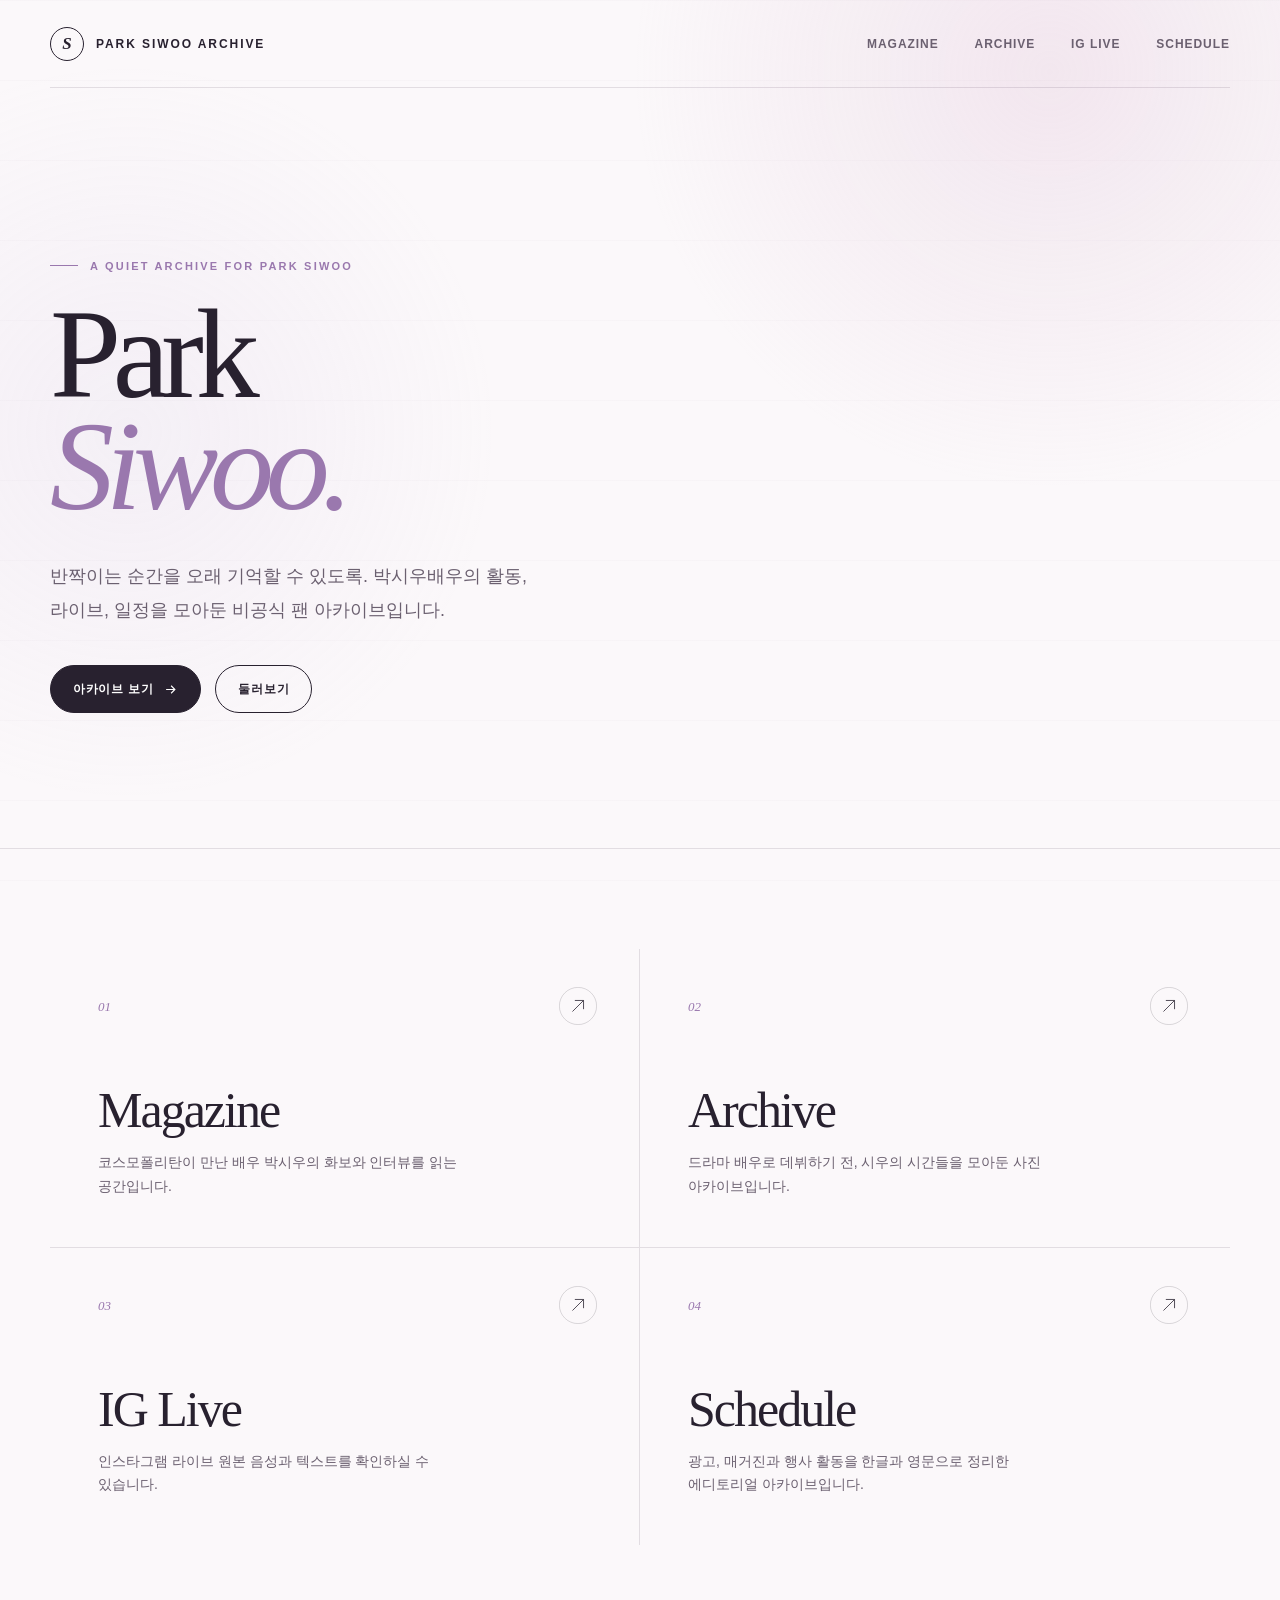
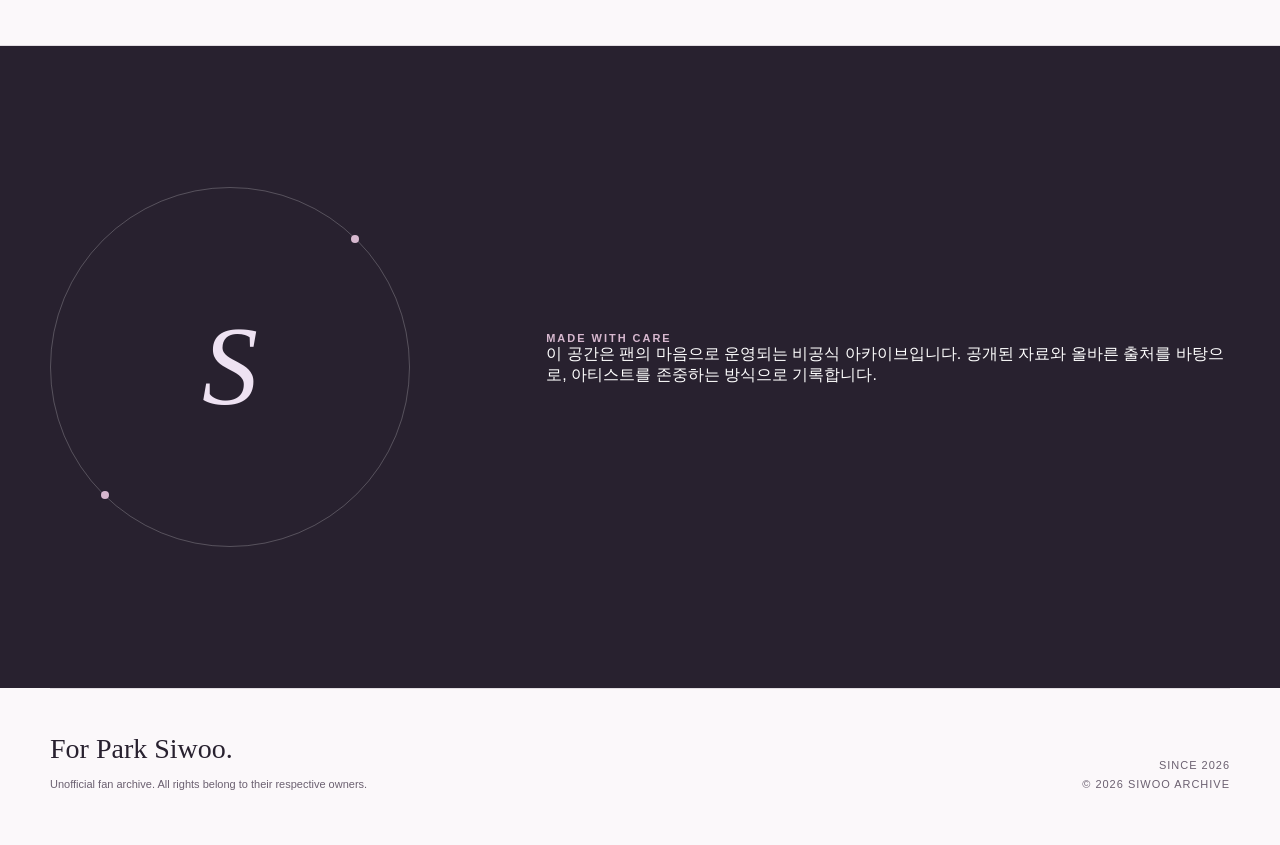
<file: index.html>
<!doctype html>
<html lang="ko">
  <head>
    <meta charset="utf-8" />
    <meta name="viewport" content="width=device-width, initial-scale=1" />
    <meta name="theme-color" content="#fbf8fa" />
    <meta name="description" content="박시우 배우를 위한 비공식 팬 아카이브입니다." />
    <meta property="og:title" content="SIWOO — Park Siwoo Archive" />
    <meta property="og:description" content="Every moment, kept with care. 박시우 비공식 팬 아카이브." />
    <meta property="og:type" content="website" />
    <title>SIWOO — Park Siwoo Archive</title>
    <link rel="stylesheet" href="./assets/css/style.css" />
    <script src="./assets/js/main.js" defer></script>
  </head>
  <body>
    <a class="skip-link" href="#main">본문으로 바로가기</a>
    <header class="site-header">
      <a class="brand" href="./" aria-label="SIWOO 홈">
        <span class="brand-mark" aria-hidden="true">S</span>
        <span class="brand-text">Park Siwoo Archive</span>
      </a>
      <button class="menu-button" type="button" aria-expanded="false" aria-controls="site-navigation" aria-label="메뉴 열기"><span></span></button>
      <nav class="site-nav" id="site-navigation" aria-label="주요 메뉴">
        <a href="./magazine/">Magazine</a>
        <a href="./archive/">Archive</a>
        <a href="./live/">IG Live</a>
        <a href="./schedule/">Schedule</a>
      </nav>
    </header>

    <main id="main">
      <section class="hero">
        <div class="hero-content" data-reveal>
          <p class="eyebrow">A quiet archive for Park Siwoo</p>
          <h1>Park <em>Siwoo.</em></h1>
          <p class="hero-copy">반짝이는 순간을 오래 기억할 수 있도록. 박시우배우의 활동, 라이브, 일정을 모아둔 비공식 팬 아카이브입니다.</p>
          <div class="hero-actions">
            <a class="button" href="./archive/">아카이브 보기
              <svg aria-hidden="true" viewBox="0 0 24 24" fill="none" stroke="currentColor" stroke-width="1.8"><path d="M5 12h14M13 6l6 6-6 6" /></svg>
            </a>
            <a class="button secondary" href="#explore">둘러보기</a>
        
      </section>

      <section class="section explore" id="explore">
        <div class="section-inner">
          <div class="portal-grid">
            <a class="portal-card" href="./magazine/" data-reveal>
              <span class="portal-number">01</span>
              <svg class="portal-arrow" aria-hidden="true" viewBox="0 0 48 48" fill="none" stroke="currentColor"><circle cx="24" cy="24" r="23.5" opacity=".2"/><path d="M17 31 31 17M20 17h11v11"/></svg>
              <h3>Magazine</h3>
              <p>코스모폴리탄이 만난 배우 박시우의 화보와 인터뷰를 읽는 공간입니다.</p>
            </a>
            <a class="portal-card" href="./archive/" data-reveal>
              <span class="portal-number">02</span>
              <svg class="portal-arrow" aria-hidden="true" viewBox="0 0 48 48" fill="none" stroke="currentColor"><circle cx="24" cy="24" r="23.5" opacity=".2"/><path d="M17 31 31 17M20 17h11v11"/></svg>
              <h3>Archive</h3>
              <p>드라마 배우로 데뷔하기 전, 시우의 시간들을 모아둔 사진 아카이브입니다.</p>
            </a>
            <a class="portal-card" href="./live/" data-reveal>
              <span class="portal-number">03</span>
              <svg class="portal-arrow" aria-hidden="true" viewBox="0 0 48 48" fill="none" stroke="currentColor"><circle cx="24" cy="24" r="23.5" opacity=".2"/><path d="M17 31 31 17M20 17h11v11"/></svg>
              <h3>IG Live</h3>
              <p>인스타그램 라이브 원본 음성과 텍스트를 확인하실 수 있습니다.</p>
            </a>
            <a class="portal-card" href="./schedule/" data-reveal>
              <span class="portal-number">04</span>
              <svg class="portal-arrow" aria-hidden="true" viewBox="0 0 48 48" fill="none" stroke="currentColor"><circle cx="24" cy="24" r="23.5" opacity=".2"/><path d="M17 31 31 17M20 17h11v11"/></svg>
              <h3>Schedule</h3>
              <p>광고, 매거진과 행사 활동을 한글과 영문으로 정리한 에디토리얼 아카이브입니다.</p>
            </a>
          </div>
        </div>
      </section>

      <section class="section note-section">
        <div class="section-inner note-layout">
          <div class="note-orbit" aria-hidden="true" data-reveal><span class="note-monogram">S</span></div>
          <div data-reveal>
            <p class="section-kicker">Made with care</p
            <p class="section-copy">이 공간은 팬의 마음으로 운영되는 비공식 아카이브입니다. 공개된 자료와 올바른 출처를 바탕으로, 아티스트를 존중하는 방식으로 기록합니다.</p>
          </div>
        </div>
      </section>
    </main>

    <footer class="site-footer">
      <div>
        <p class="footer-title">For Park Siwoo.</p>
        <p class="footer-note">Unofficial fan archive. All rights belong to their respective owners.</p>
      </div>
      <p class="footer-meta">Since 2026<br />© <span data-year>2026</span> SIWOO Archive</p>
    </footer>
  </body>
</html>
</file>
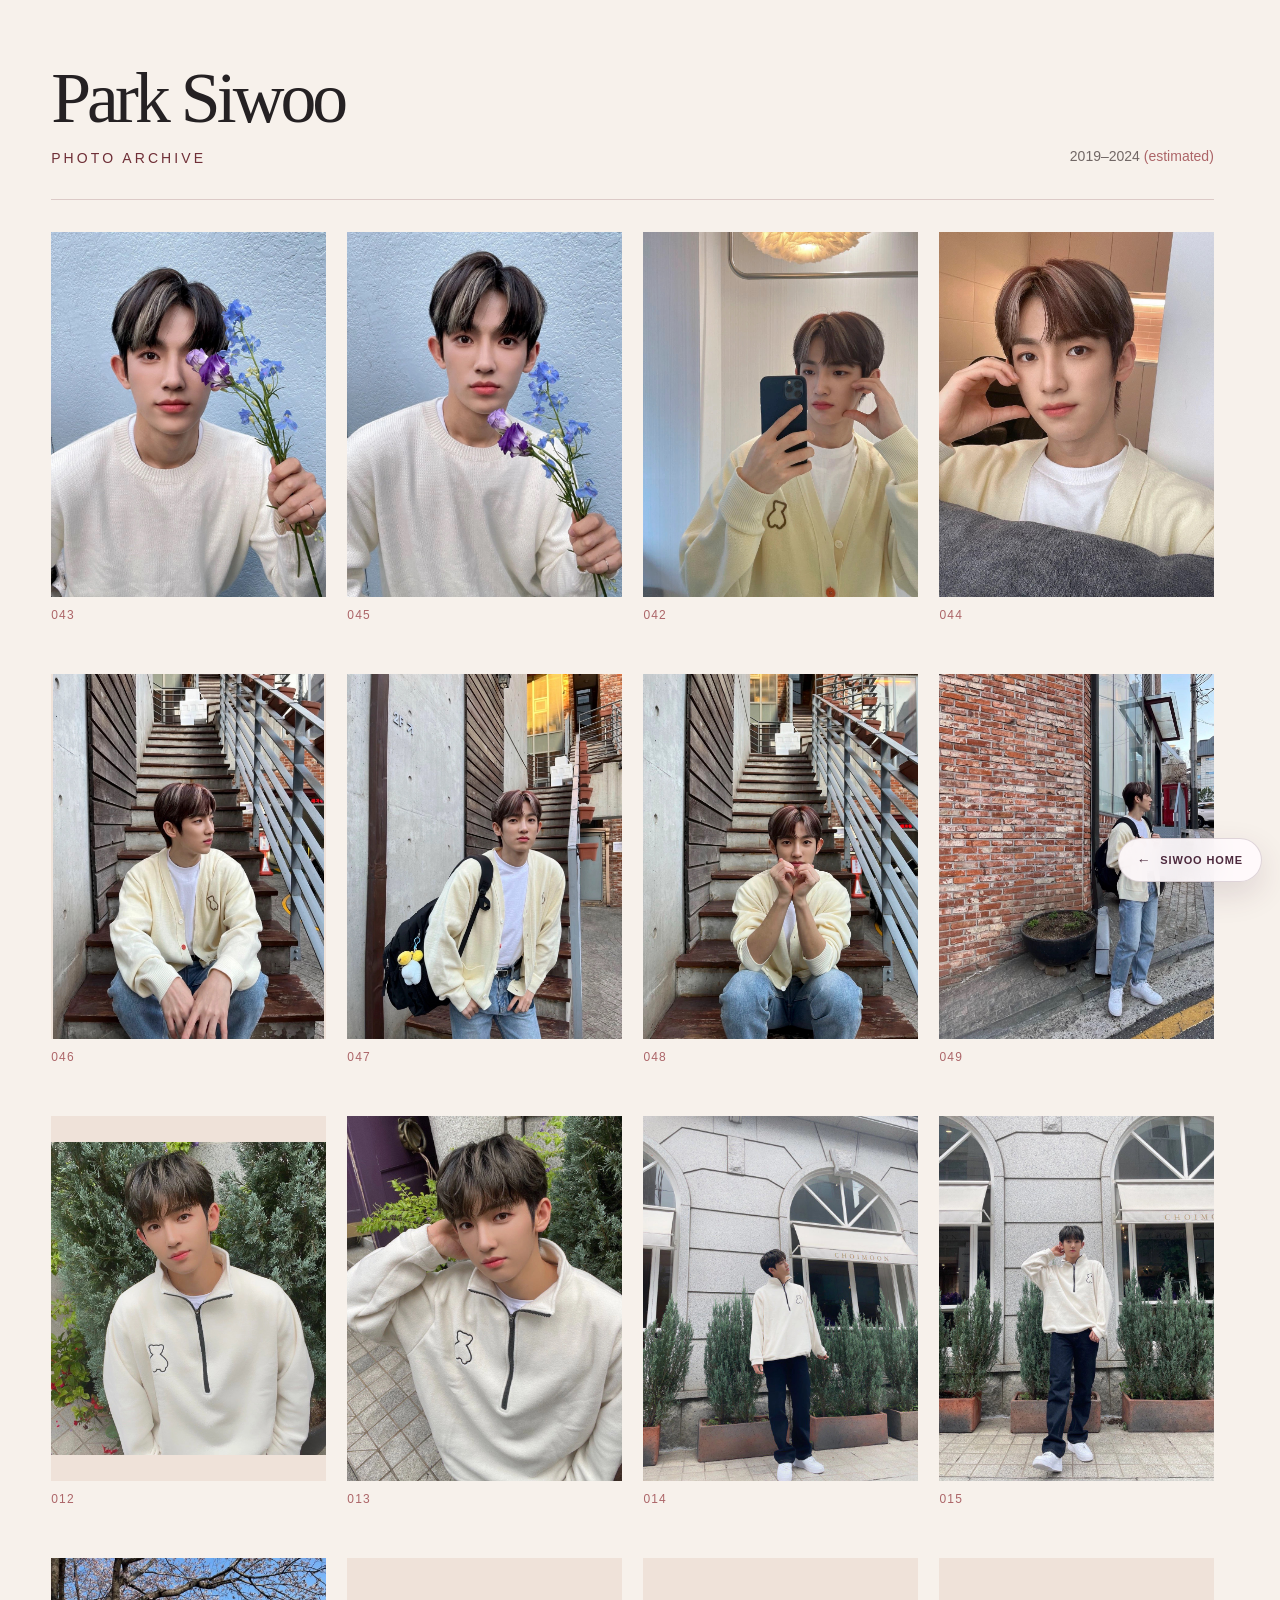
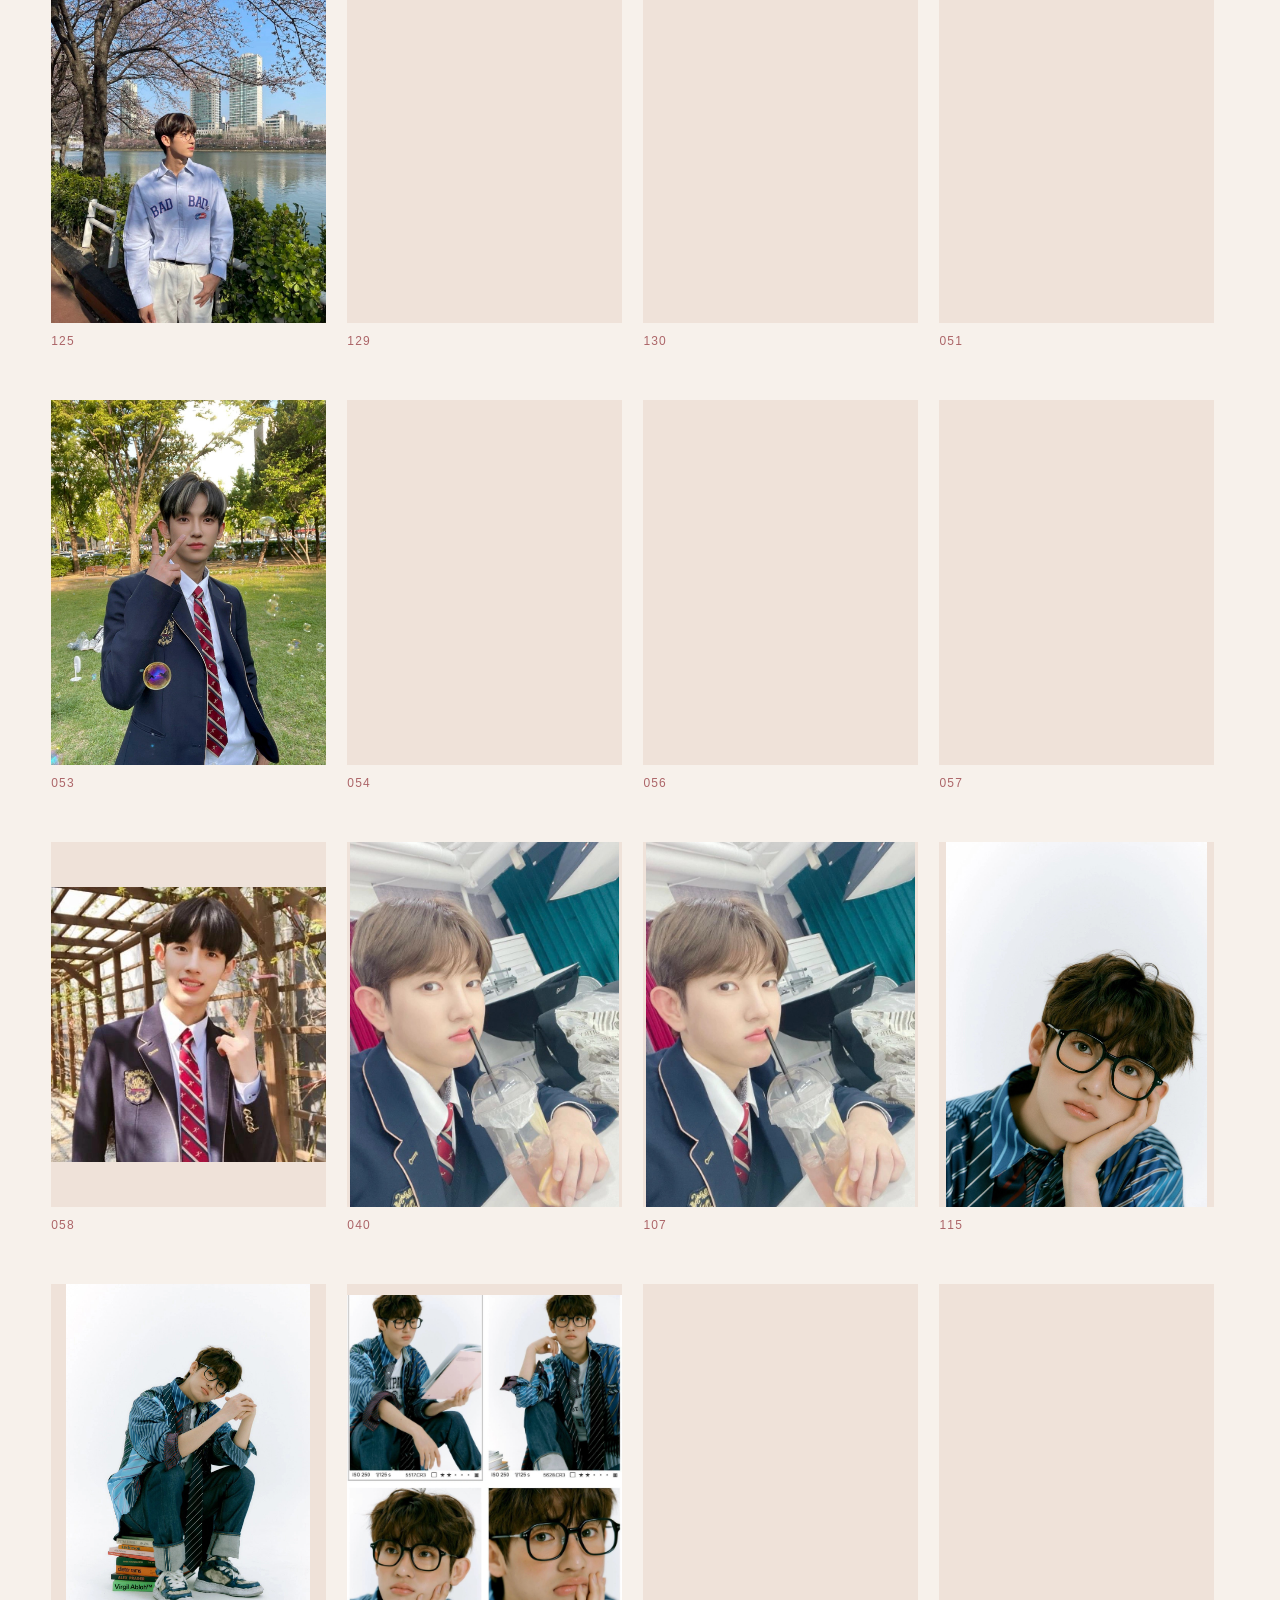
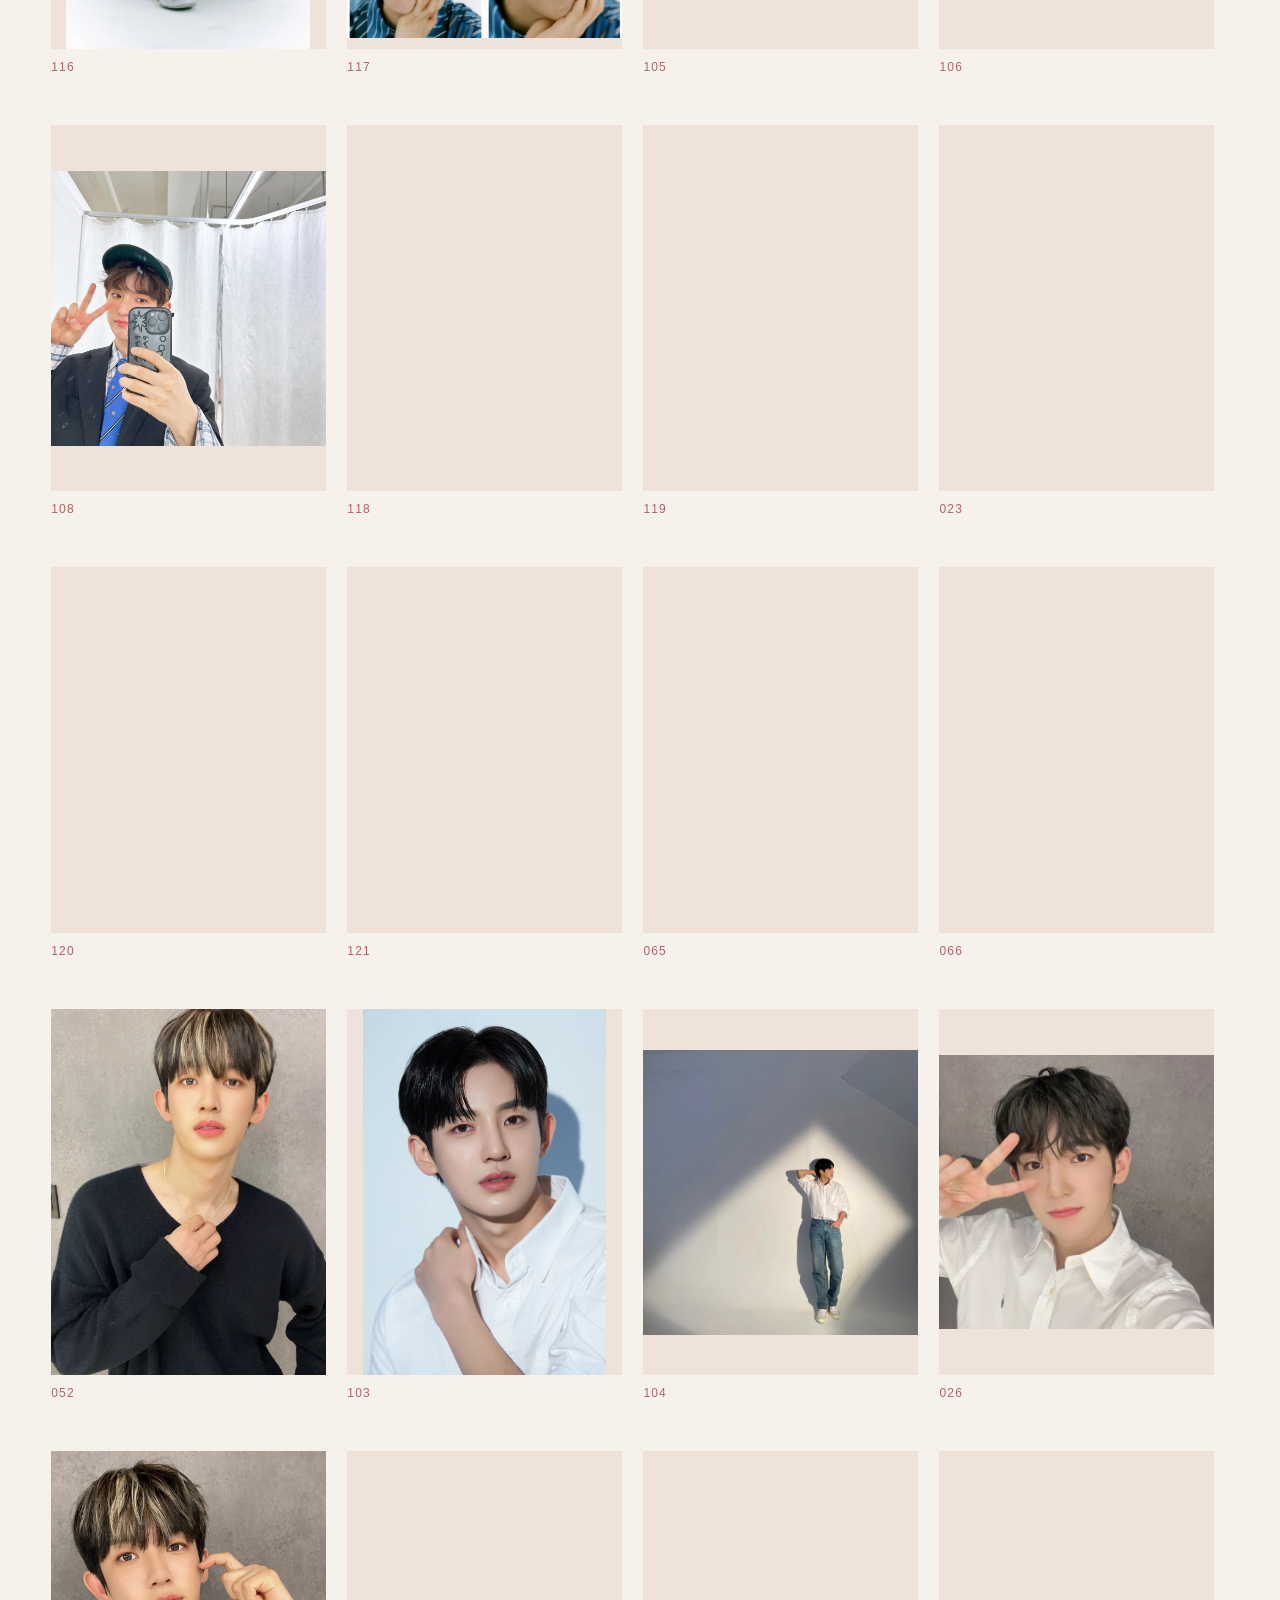
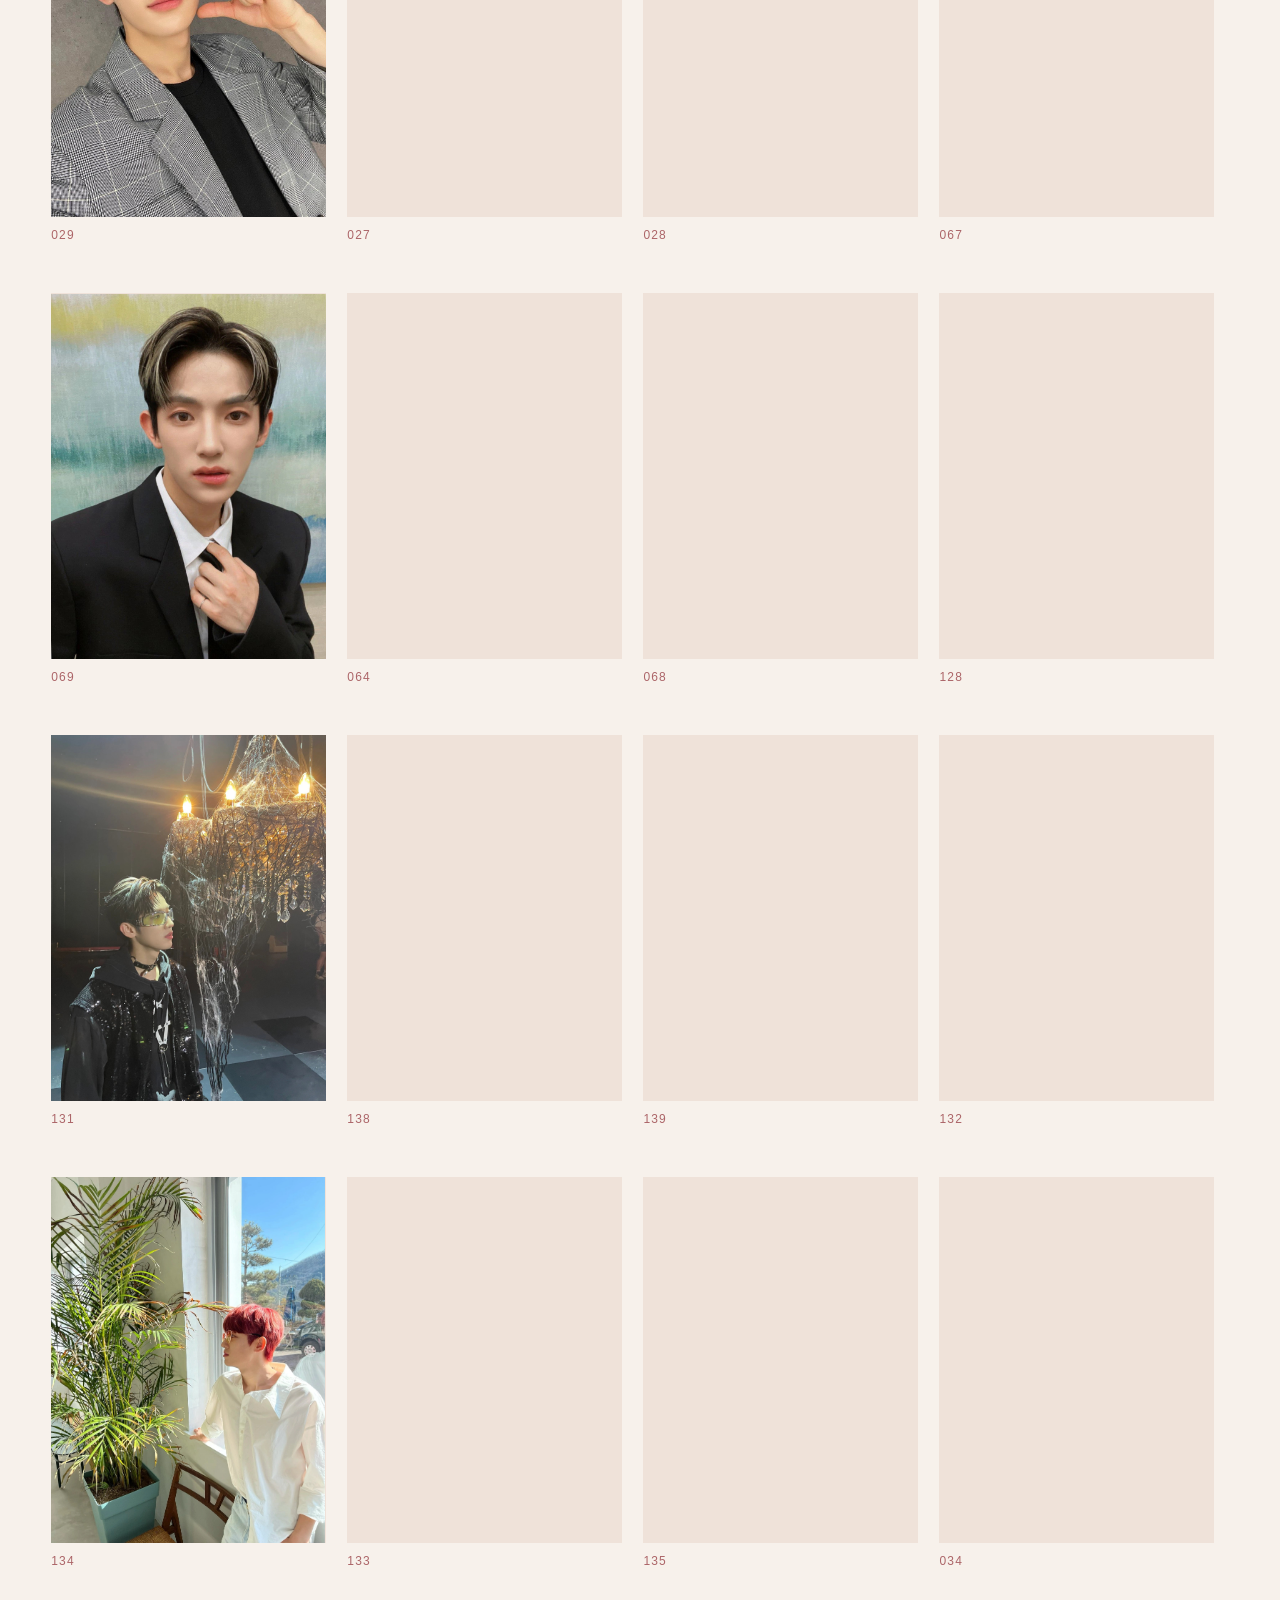
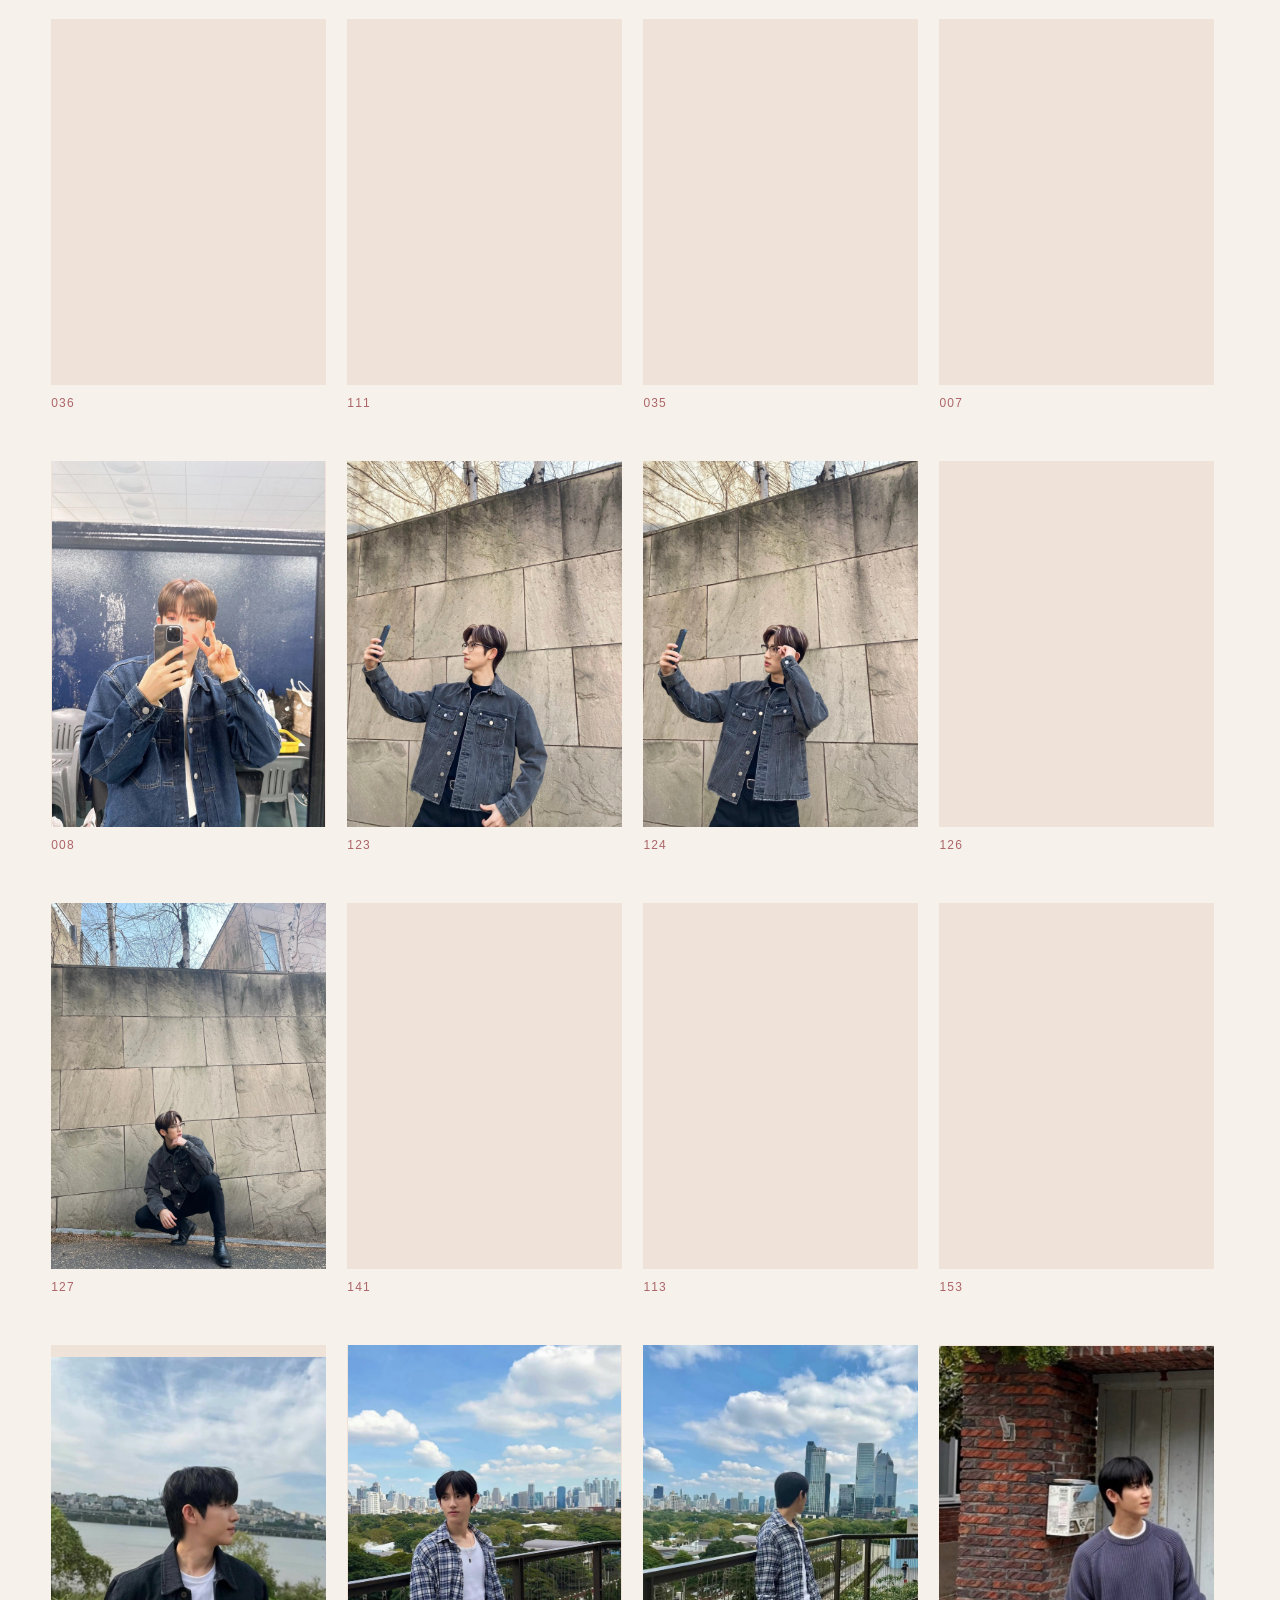
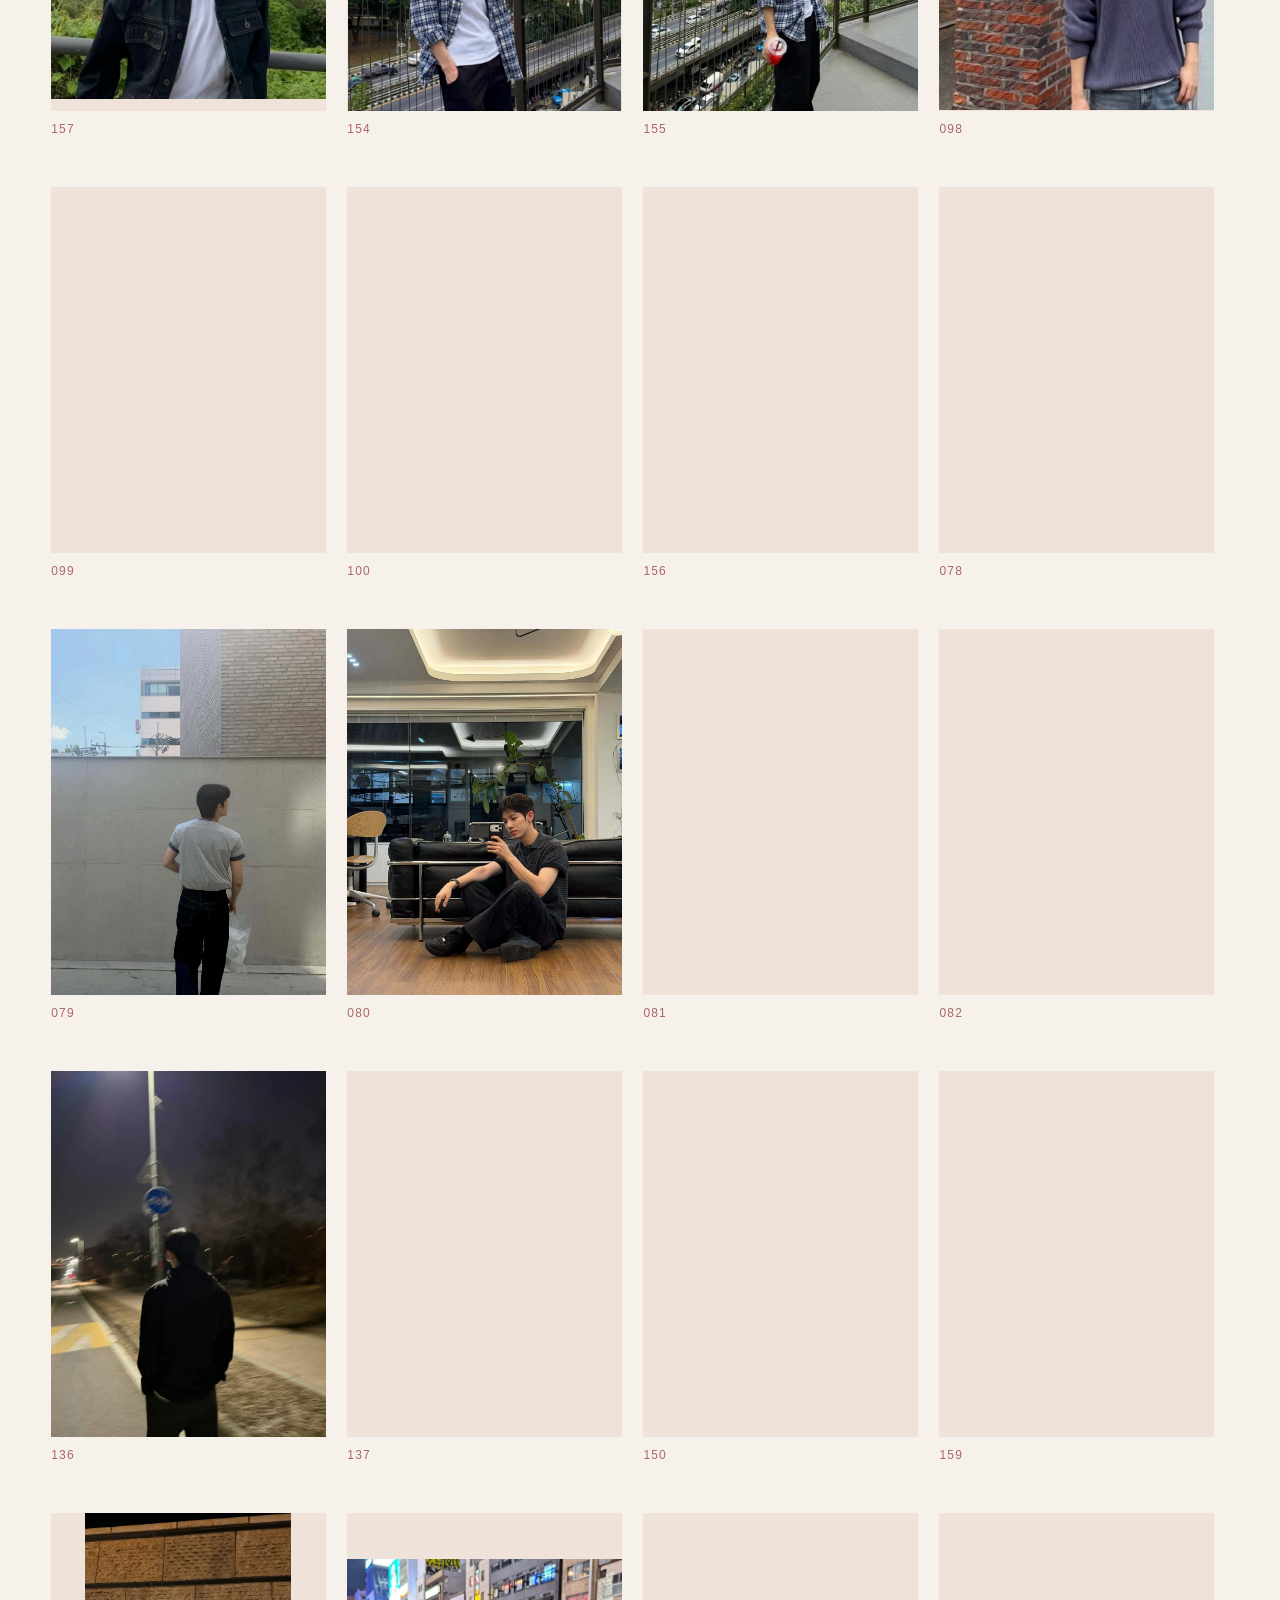
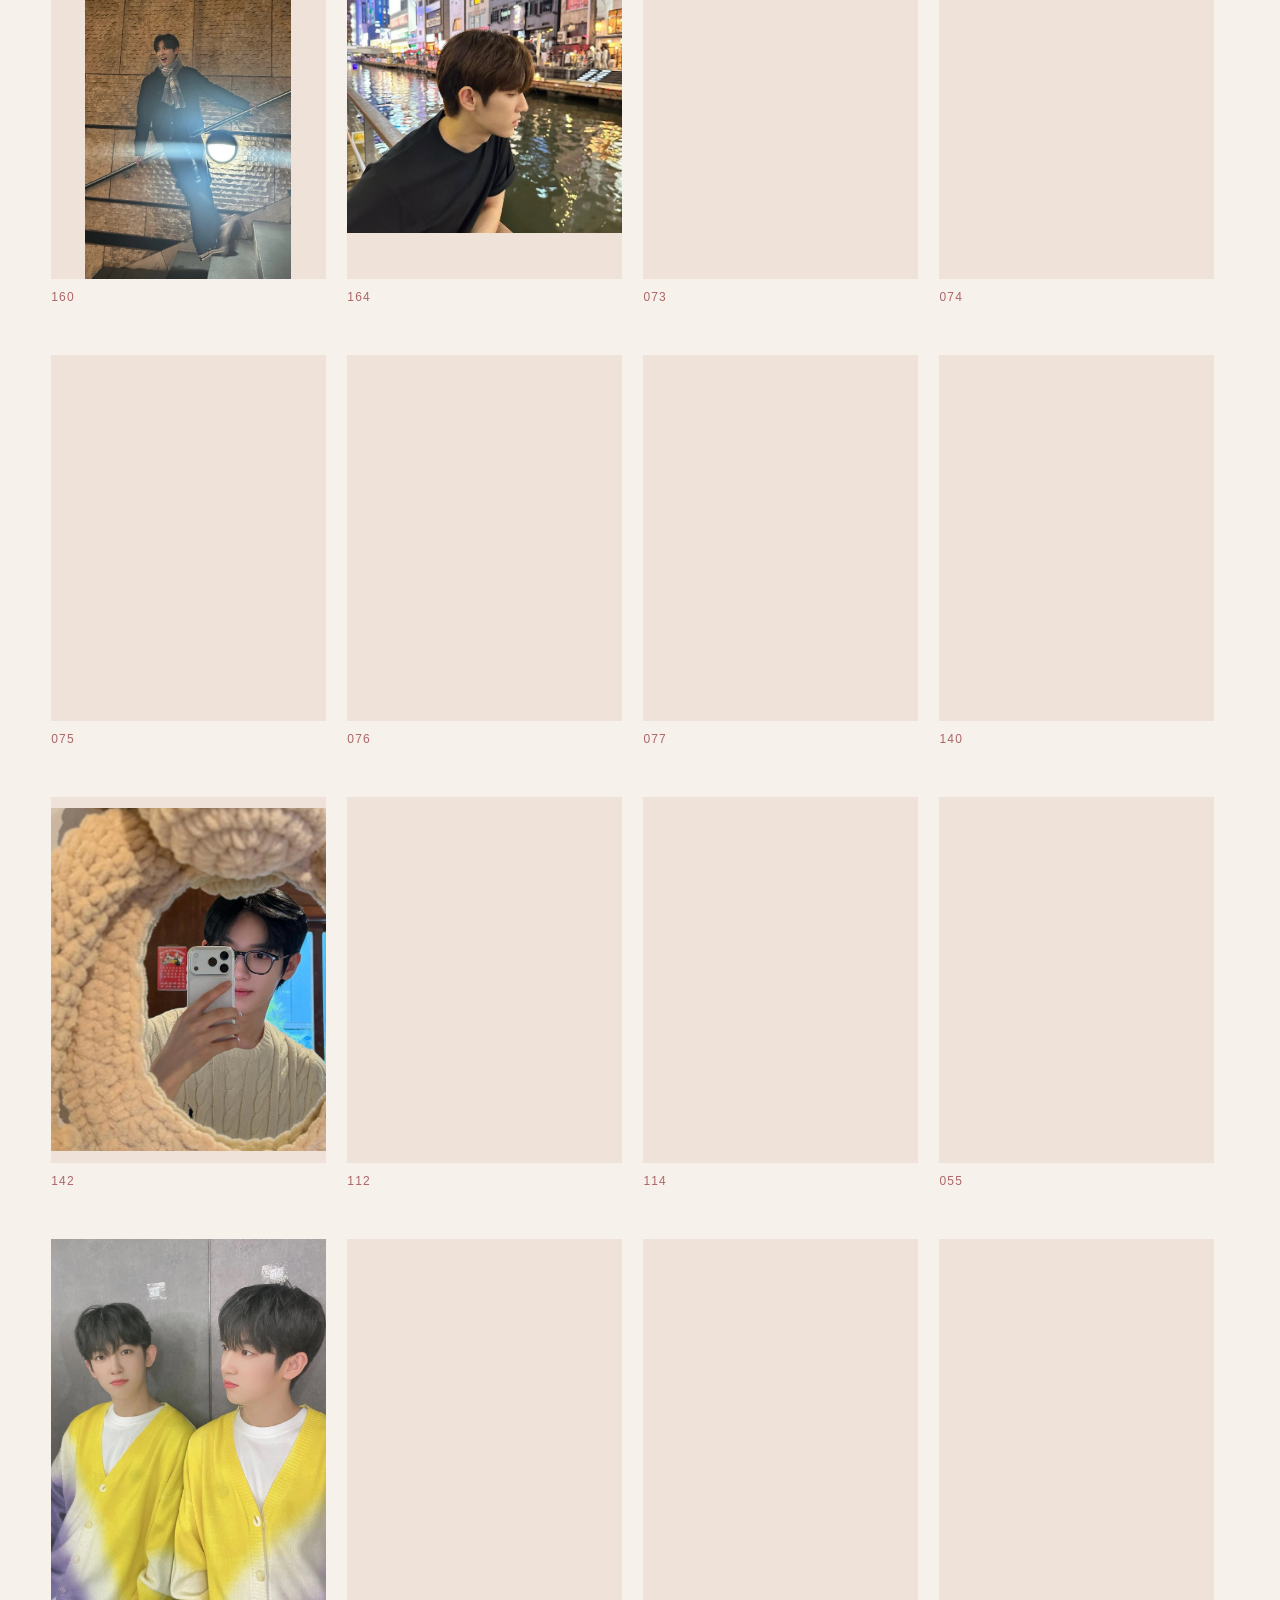
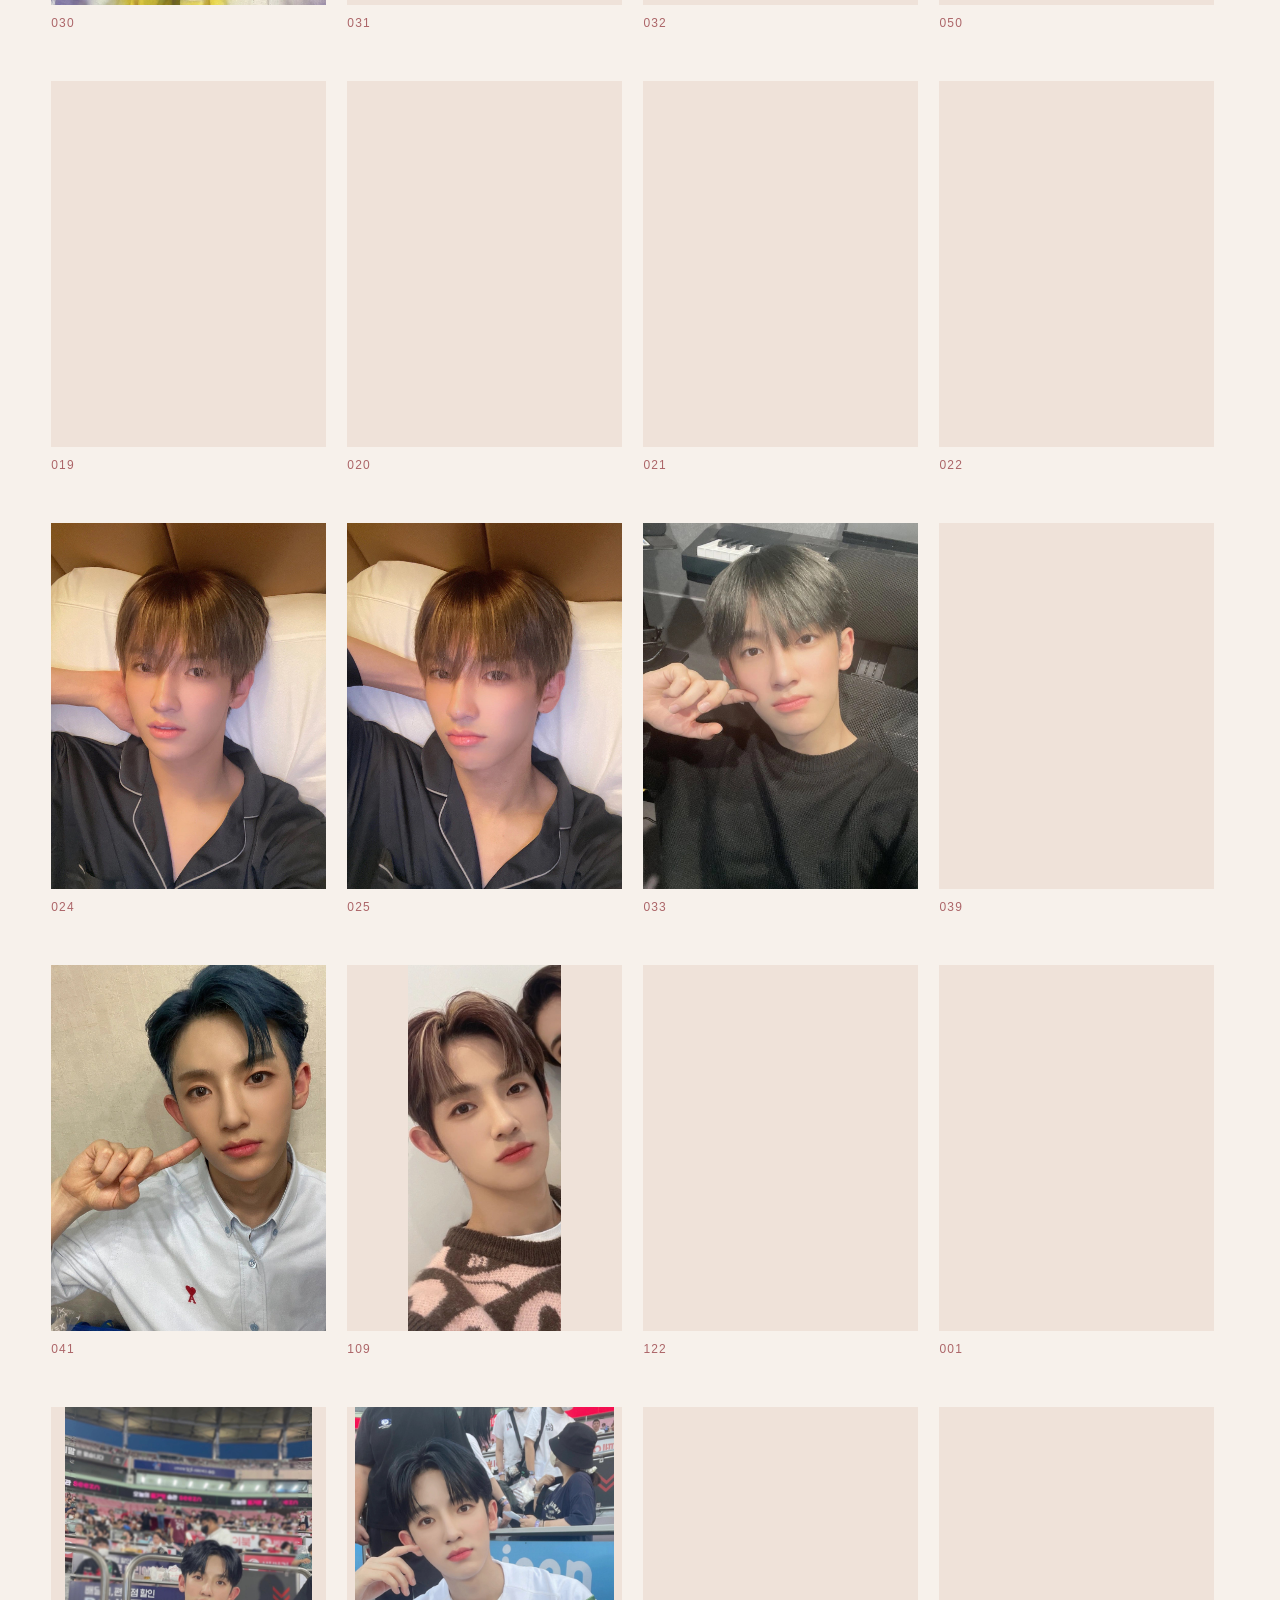
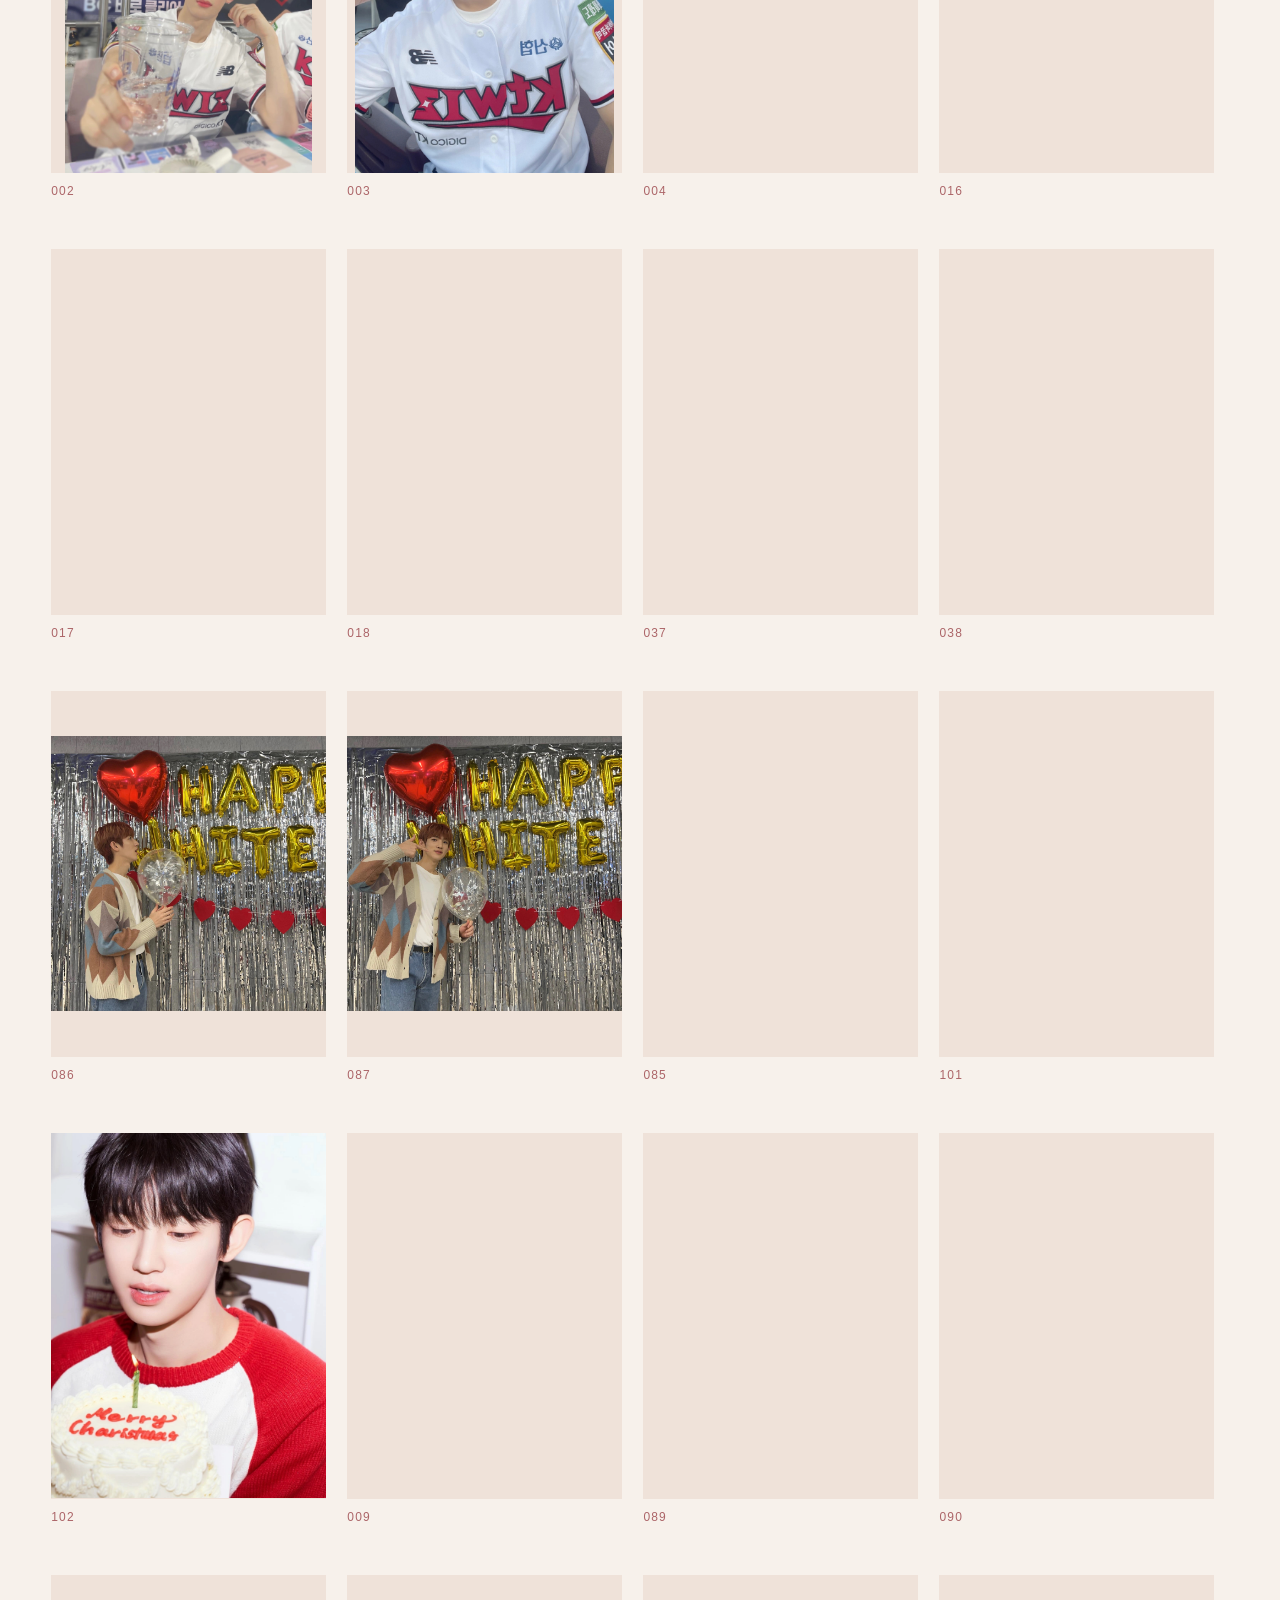
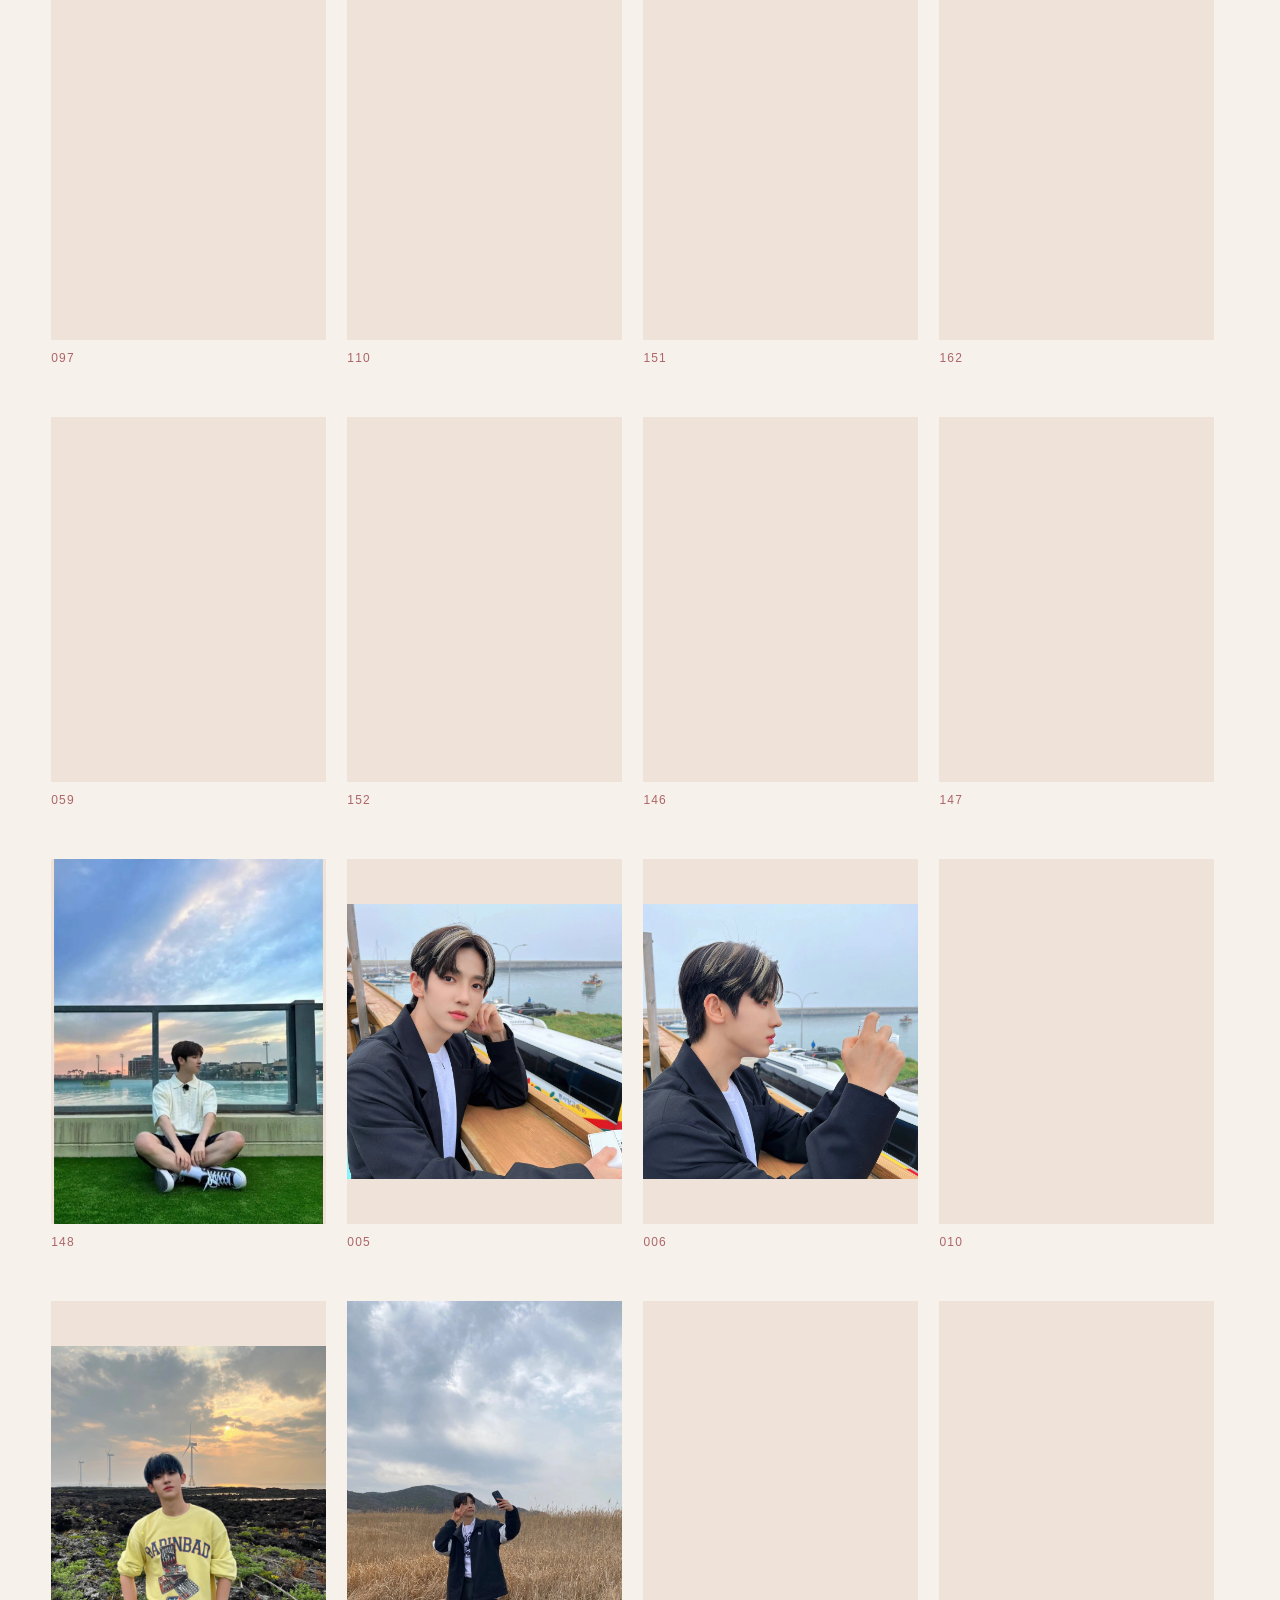
<file: archive/index.html>
<!doctype html>
<html lang="en">
<head>
  <meta charset="utf-8">
  <meta name="viewport" content="width=device-width, initial-scale=1">
  <meta name="theme-color" content="#f7f1eb">
  <meta name="description" content="Park Siwoo photo archive. 2019–2024 (estimated).">
  <title>Park Siwoo — Photo Archive</title>
  <link rel="canonical" href="https://userman123411.github.io/park-siwoo/archive/">
  <link rel="stylesheet" href="../assets/css/subpage-nav.css">
  <meta property="og:type" content="website">
  <meta property="og:title" content="Park Siwoo — Photo Archive">
  <meta property="og:description" content="2019–2024 (estimated)">
  <meta property="og:url" content="https://userman123411.github.io/park-siwoo/archive/">
  <meta property="og:image" content="https://userman123411.github.io/park-siwoo/archive/siwoo/siwoo029.jpeg">
  <meta property="og:image:type" content="image/jpeg">
  <meta property="og:image:width" content="900">
  <meta property="og:image:height" content="1200">
  <meta property="og:image:alt" content="Park Siwoo — photo 029">
  <meta name="twitter:card" content="summary_large_image">
  <meta name="twitter:title" content="Park Siwoo — Photo Archive">
  <meta name="twitter:description" content="2019–2024 (estimated)">
  <meta name="twitter:image" content="https://userman123411.github.io/siwoopic_archive/siwoo/siwoo029.jpeg">
  <meta name="twitter:image:alt" content="Park Siwoo — photo 029">
  <style>
    :root {
      color-scheme: light;
      --paper: #f7f1eb;
      --paper-deep: #efe2d9;
      --ink: #252123;
      --muted: #716765;
      --rose: #ac6568;
      --burgundy: #6f2f37;
      --line: rgba(111, 47, 55, .2);
      --serif: Georgia, "Times New Roman", serif;
      --sans: "Helvetica Neue", Arial, sans-serif;
    }
    * { box-sizing: border-box; }
    html { scrollbar-gutter: stable; }
    body { margin: 0; background: var(--paper); color: var(--ink); font-family: var(--sans); -webkit-font-smoothing: antialiased; }
    button { font: inherit; color: inherit; -webkit-tap-highlight-color: transparent; }
    button:focus-visible, a:focus-visible { outline: 2px solid var(--burgundy); outline-offset: 6px; }
    [hidden] { display: none !important; }
    .skip-link { position: fixed; top: -5rem; left: 1rem; z-index: 5; padding: .8rem 1rem; background: var(--burgundy); color: white; }
    .skip-link:focus { top: 1rem; }
    .page { width: min(100%, 2000px); margin: auto; padding: 0 clamp(20px, 4vw, 72px); }
    .masthead { position: relative; display: flex; align-items: flex-end; justify-content: space-between; gap: 1.5rem; padding: clamp(38px, 5vw, 72px) 0 30px; border-bottom: 1px solid var(--line); }
    h1 { margin: 0; font-weight: 400; }
    .name { display: block; font: 400 clamp(48px, 5.6vw, 82px)/.95 var(--serif); letter-spacing: -.055em; }
    .archive-label { display: block; margin-top: 17px; color: var(--burgundy); font: 500 14px/1.4 var(--sans); letter-spacing: .22em; text-transform: uppercase; }
    .period { margin: 0 0 1px; color: var(--muted); font-size: 14px; line-height: 1.6; white-space: nowrap; }
    .period span { color: var(--rose); }
    .gallery { display: grid; grid-template-columns: repeat(4, minmax(0, 1fr)); column-gap: clamp(14px, 1.7vw, 28px); row-gap: clamp(30px, 4vw, 64px); padding: 32px 0 64px; }
    .photo { min-width: 0; padding: 0; border: 0; background: none; cursor: zoom-in; text-align: left; align-self: start; }
    .photo-frame { position: relative; display: flex; align-items: center; justify-content: center; width: 100%; aspect-ratio: 3 / 4; background: var(--paper-deep); overflow: hidden; }
    .photo img { display: block; width: 100%; height: 100%; object-fit: contain; transition: opacity .25s; }
    .photo img, .viewer-image { pointer-events: none; user-select: none; -webkit-user-select: none; -webkit-user-drag: none; -webkit-touch-callout: none; }
    .photo, .viewer { -webkit-touch-callout: none; }
    .photo-number { display: block; padding-top: 11px; color: var(--rose); font-size: 12px; letter-spacing: .1em; font-variant-numeric: tabular-nums; }
    .photo-error { padding: 24px; color: var(--muted); font-size: 14px; }
    @media (hover: hover) { .photo:hover img { opacity: .86; } }
    .end-mark { width: 36px; height: 1px; margin: 0 auto 40px; background: var(--rose); }
    .viewer { position: fixed; inset: 0; width: 100%; max-width: none; height: 100%; height: 100dvh; max-height: none; margin: 0; padding: 0; border: 0; background: #211b1df5; color: var(--paper); overflow: hidden; }
    .viewer::backdrop { background: #211b1d; }
    .viewer[open] { display: grid; grid-template-rows: auto minmax(0, 1fr) auto; }
    .viewer-bar { display: flex; align-items: center; justify-content: space-between; gap: 16px; padding: max(12px, env(safe-area-inset-top)) 20px 10px; }
    .viewer-title { margin: 0; font: 400 22px/1 var(--serif); letter-spacing: -.035em; }
    .icon-button { display: grid; place-items: center; flex-shrink: 0; width: 48px; height: 48px; border: 1px solid #f7f1eb33; border-radius: 50%; padding: 12px; background: transparent; color: var(--paper); cursor: pointer; }
    .icon-button svg { width: 22px; height: 22px; fill: none; stroke: currentColor; stroke-width: 1.4; }
    .icon-button:disabled { opacity: .25; cursor: default; }
    .icon-button:focus-visible { outline-color: var(--paper); outline-offset: 3px; }
    @media (hover: hover) { .icon-button:hover:not(:disabled) { background: #f7f1eb15; } }
    .viewer-stage { min-height: 0; display: flex; align-items: center; justify-content: center; margin: 0; padding: 8px 80px; touch-action: pan-y pinch-zoom; }
    .viewer-image { display: block; max-width: 100%; max-height: 100%; width: auto; height: auto; object-fit: contain; }
    .viewer-status { color: var(--paper); font-size: 16px; }
    .viewer-bottom { display: flex; justify-content: center; align-items: center; gap: 28px; padding: 16px 20px max(20px, env(safe-area-inset-bottom)); }
    .counter { min-width: 80px; text-align: center; color: #e4d4d0; font-size: 14px; letter-spacing: .08em; font-variant-numeric: tabular-nums; }
    @media (min-width: 1600px) { .gallery { grid-template-columns: repeat(5, minmax(0, 1fr)); } }
    @media (min-width: 761px) and (max-width: 1023px) { .gallery { grid-template-columns: repeat(3, minmax(0, 1fr)); } }
    @media (max-width: 760px) {
      .page { padding: 0 20px; }
      .masthead { display: block; padding-top: 40px; padding-bottom: 24px; }
      .name { font-size: clamp(44px, 12vw, 66px); }
      .archive-label { margin-top: 14px; }
      .period { margin-top: 18px; }
      .gallery { grid-template-columns: minmax(0, 1fr); padding-top: 24px; row-gap: 32px; }
      .photo-frame { aspect-ratio: auto; }
      .photo img { height: auto; }
      .photo-frame:has(.photo-error:not([hidden])) { min-height: 200px; }
      .viewer-bar { padding-right: 14px; padding-left: 20px; }
      .viewer-stage { padding: 0 10px; }
      .viewer-bottom { gap: 24px; }
    }
    @media (prefers-reduced-motion: reduce) { *, *::before, *::after { transition: none !important; } }
    @media print { .gallery, .viewer { display: none !important; } }
  </style>
</head>
<body>
  <a class="siwoo-home-link" href="../" aria-label="Park Siwoo archive home">Siwoo Home</a>
  <a class="skip-link" href="#archive">Skip to photos</a>
  <main class="page">
    <header class="masthead">
      <h1><span class="name">Park Siwoo</span><span class="archive-label">Photo Archive</span></h1>
      <p class="period">2019–2024 <span>(estimated)</span></p>
    </header>
    <!-- Keep siwoo (001–100) and siwoo2 (101–165) next to index.html. Photo order is curated by visual similarity. -->
    <div class="gallery" id="archive" aria-label="Park Siwoo photo archive">
      <button class="photo" type="button" aria-label="Open photo 043" aria-haspopup="dialog">
        <span class="photo-frame"><img src="./siwoo/siwoo043.jpeg" alt="Park Siwoo — photo 043" width="900" height="1200" loading="eager" decoding="async" draggable="false" fetchpriority="high"><span class="photo-error" hidden>Photo unavailable</span></span>
        <span class="photo-number" aria-hidden="true">043</span>
      </button>
      <button class="photo" type="button" aria-label="Open photo 045" aria-haspopup="dialog">
        <span class="photo-frame"><img src="./siwoo/siwoo045.jpeg" alt="Park Siwoo — photo 045" width="900" height="1200" loading="eager" decoding="async" draggable="false"><span class="photo-error" hidden>Photo unavailable</span></span>
        <span class="photo-number" aria-hidden="true">045</span>
      </button>
      <button class="photo" type="button" aria-label="Open photo 042" aria-haspopup="dialog">
        <span class="photo-frame"><img src="./siwoo/siwoo042.jpeg" alt="Park Siwoo — photo 042" width="1007" height="1343" loading="eager" decoding="async" draggable="false"><span class="photo-error" hidden>Photo unavailable</span></span>
        <span class="photo-number" aria-hidden="true">042</span>
      </button>
      <button class="photo" type="button" aria-label="Open photo 044" aria-haspopup="dialog">
        <span class="photo-frame"><img src="./siwoo/siwoo044.jpeg" alt="Park Siwoo — photo 044" width="959" height="1278" loading="eager" decoding="async" draggable="false"><span class="photo-error" hidden>Photo unavailable</span></span>
        <span class="photo-number" aria-hidden="true">044</span>
      </button>
      <button class="photo" type="button" aria-label="Open photo 046" aria-haspopup="dialog">
        <span class="photo-frame"><img src="./siwoo/siwoo046.jpeg" alt="Park Siwoo — photo 046" width="997" height="1344" loading="eager" decoding="async" draggable="false"><span class="photo-error" hidden>Photo unavailable</span></span>
        <span class="photo-number" aria-hidden="true">046</span>
      </button>
      <button class="photo" type="button" aria-label="Open photo 047" aria-haspopup="dialog">
        <span class="photo-frame"><img src="./siwoo/siwoo047.jpeg" alt="Park Siwoo — photo 047" width="1080" height="1440" loading="lazy" decoding="async" draggable="false"><span class="photo-error" hidden>Photo unavailable</span></span>
        <span class="photo-number" aria-hidden="true">047</span>
      </button>
      <button class="photo" type="button" aria-label="Open photo 048" aria-haspopup="dialog">
        <span class="photo-frame"><img src="./siwoo/siwoo048.jpeg" alt="Park Siwoo — photo 048" width="1080" height="1440" loading="lazy" decoding="async" draggable="false"><span class="photo-error" hidden>Photo unavailable</span></span>
        <span class="photo-number" aria-hidden="true">048</span>
      </button>
      <button class="photo" type="button" aria-label="Open photo 049" aria-haspopup="dialog">
        <span class="photo-frame"><img src="./siwoo/siwoo049.jpeg" alt="Park Siwoo — photo 049" width="1080" height="1440" loading="lazy" decoding="async" draggable="false"><span class="photo-error" hidden>Photo unavailable</span></span>
        <span class="photo-number" aria-hidden="true">049</span>
      </button>
      <button class="photo" type="button" aria-label="Open photo 012" aria-haspopup="dialog">
        <span class="photo-frame"><img src="./siwoo/siwoo012.jpeg" alt="Park Siwoo — photo 012" width="1049" height="1200" loading="lazy" decoding="async" draggable="false"><span class="photo-error" hidden>Photo unavailable</span></span>
        <span class="photo-number" aria-hidden="true">012</span>
      </button>
      <button class="photo" type="button" aria-label="Open photo 013" aria-haspopup="dialog">
        <span class="photo-frame"><img src="./siwoo/siwoo013.jpeg" alt="Park Siwoo — photo 013" width="900" height="1200" loading="lazy" decoding="async" draggable="false"><span class="photo-error" hidden>Photo unavailable</span></span>
        <span class="photo-number" aria-hidden="true">013</span>
      </button>
      <button class="photo" type="button" aria-label="Open photo 014" aria-haspopup="dialog">
        <span class="photo-frame"><img src="./siwoo/siwoo014.jpeg" alt="Park Siwoo — photo 014" width="900" height="1200" loading="lazy" decoding="async" draggable="false"><span class="photo-error" hidden>Photo unavailable</span></span>
        <span class="photo-number" aria-hidden="true">014</span>
      </button>
      <button class="photo" type="button" aria-label="Open photo 015" aria-haspopup="dialog">
        <span class="photo-frame"><img src="./siwoo/siwoo015.jpeg" alt="Park Siwoo — photo 015" width="900" height="1200" loading="lazy" decoding="async" draggable="false"><span class="photo-error" hidden>Photo unavailable</span></span>
        <span class="photo-number" aria-hidden="true">015</span>
      </button>
      <button class="photo" type="button" aria-label="Open photo 125" aria-haspopup="dialog">
        <span class="photo-frame"><img src="./siwoo2/siwoo125.jpeg" alt="Park Siwoo — photo 125" width="900" height="1200" loading="lazy" decoding="async" draggable="false"><span class="photo-error" hidden>Photo unavailable</span></span>
        <span class="photo-number" aria-hidden="true">125</span>
      </button>
      <button class="photo" type="button" aria-label="Open photo 129" aria-haspopup="dialog">
        <span class="photo-frame"><img src="./siwoo2/siwoo129.jpeg" alt="Park Siwoo — photo 129" width="900" height="1200" loading="lazy" decoding="async" draggable="false"><span class="photo-error" hidden>Photo unavailable</span></span>
        <span class="photo-number" aria-hidden="true">129</span>
      </button>
      <button class="photo" type="button" aria-label="Open photo 130" aria-haspopup="dialog">
        <span class="photo-frame"><img src="./siwoo2/siwoo130.jpeg" alt="Park Siwoo — photo 130" width="895" height="1200" loading="lazy" decoding="async" draggable="false"><span class="photo-error" hidden>Photo unavailable</span></span>
        <span class="photo-number" aria-hidden="true">130</span>
      </button>
      <button class="photo" type="button" aria-label="Open photo 051" aria-haspopup="dialog">
        <span class="photo-frame"><img src="./siwoo/siwoo051.jpeg" alt="Park Siwoo — photo 051" width="1080" height="1440" loading="lazy" decoding="async" draggable="false"><span class="photo-error" hidden>Photo unavailable</span></span>
        <span class="photo-number" aria-hidden="true">051</span>
      </button>
      <button class="photo" type="button" aria-label="Open photo 053" aria-haspopup="dialog">
        <span class="photo-frame"><img src="./siwoo/siwoo053.jpeg" alt="Park Siwoo — photo 053" width="1080" height="1440" loading="lazy" decoding="async" draggable="false"><span class="photo-error" hidden>Photo unavailable</span></span>
        <span class="photo-number" aria-hidden="true">053</span>
      </button>
      <button class="photo" type="button" aria-label="Open photo 054" aria-haspopup="dialog">
        <span class="photo-frame"><img src="./siwoo/siwoo054.jpeg" alt="Park Siwoo — photo 054" width="1080" height="1440" loading="lazy" decoding="async" draggable="false"><span class="photo-error" hidden>Photo unavailable</span></span>
        <span class="photo-number" aria-hidden="true">054</span>
      </button>
      <button class="photo" type="button" aria-label="Open photo 056" aria-haspopup="dialog">
        <span class="photo-frame"><img src="./siwoo/siwoo056.jpeg" alt="Park Siwoo — photo 056" width="1080" height="1075" loading="lazy" decoding="async" draggable="false"><span class="photo-error" hidden>Photo unavailable</span></span>
        <span class="photo-number" aria-hidden="true">056</span>
      </button>
      <button class="photo" type="button" aria-label="Open photo 057" aria-haspopup="dialog">
        <span class="photo-frame"><img src="./siwoo/siwoo057.jpeg" alt="Park Siwoo — photo 057" width="964" height="1200" loading="lazy" decoding="async" draggable="false"><span class="photo-error" hidden>Photo unavailable</span></span>
        <span class="photo-number" aria-hidden="true">057</span>
      </button>
      <button class="photo" type="button" aria-label="Open photo 058" aria-haspopup="dialog">
        <span class="photo-frame"><img src="./siwoo/siwoo058.jpeg" alt="Park Siwoo — photo 058" width="480" height="480" loading="lazy" decoding="async" draggable="false"><span class="photo-error" hidden>Photo unavailable</span></span>
        <span class="photo-number" aria-hidden="true">058</span>
      </button>
      <button class="photo" type="button" aria-label="Open photo 040" aria-haspopup="dialog">
        <span class="photo-frame"><img src="./siwoo/siwoo040.jpeg" alt="Park Siwoo — photo 040" width="706" height="960" loading="lazy" decoding="async" draggable="false"><span class="photo-error" hidden>Photo unavailable</span></span>
        <span class="photo-number" aria-hidden="true">040</span>
      </button>
      <button class="photo" type="button" aria-label="Open photo 107" aria-haspopup="dialog">
        <span class="photo-frame"><img src="./siwoo2/siwoo107.jpeg" alt="Park Siwoo — photo 107" width="706" height="960" loading="lazy" decoding="async" draggable="false"><span class="photo-error" hidden>Photo unavailable</span></span>
        <span class="photo-number" aria-hidden="true">107</span>
      </button>
      <button class="photo" type="button" aria-label="Open photo 115" aria-haspopup="dialog">
        <span class="photo-frame"><img src="./siwoo2/siwoo115.jpeg" alt="Park Siwoo — photo 115" width="1029" height="1440" loading="lazy" decoding="async" draggable="false"><span class="photo-error" hidden>Photo unavailable</span></span>
        <span class="photo-number" aria-hidden="true">115</span>
      </button>
      <button class="photo" type="button" aria-label="Open photo 116" aria-haspopup="dialog">
        <span class="photo-frame"><img src="./siwoo2/siwoo116.jpeg" alt="Park Siwoo — photo 116" width="960" height="1440" loading="lazy" decoding="async" draggable="false"><span class="photo-error" hidden>Photo unavailable</span></span>
        <span class="photo-number" aria-hidden="true">116</span>
      </button>
      <button class="photo" type="button" aria-label="Open photo 117" aria-haspopup="dialog">
        <span class="photo-frame"><img src="./siwoo2/siwoo117.jpeg" alt="Park Siwoo — photo 117" width="1440" height="1799" loading="lazy" decoding="async" draggable="false"><span class="photo-error" hidden>Photo unavailable</span></span>
        <span class="photo-number" aria-hidden="true">117</span>
      </button>
      <button class="photo" type="button" aria-label="Open photo 105" aria-haspopup="dialog">
        <span class="photo-frame"><img src="./siwoo2/siwoo105.jpeg" alt="Park Siwoo — photo 105" width="1080" height="1350" loading="lazy" decoding="async" draggable="false"><span class="photo-error" hidden>Photo unavailable</span></span>
        <span class="photo-number" aria-hidden="true">105</span>
      </button>
      <button class="photo" type="button" aria-label="Open photo 106" aria-haspopup="dialog">
        <span class="photo-frame"><img src="./siwoo2/siwoo106.jpeg" alt="Park Siwoo — photo 106" width="1080" height="1350" loading="lazy" decoding="async" draggable="false"><span class="photo-error" hidden>Photo unavailable</span></span>
        <span class="photo-number" aria-hidden="true">106</span>
      </button>
      <button class="photo" type="button" aria-label="Open photo 108" aria-haspopup="dialog">
        <span class="photo-frame"><img src="./siwoo2/siwoo108.jpeg" alt="Park Siwoo — photo 108" width="1080" height="1080" loading="lazy" decoding="async" draggable="false"><span class="photo-error" hidden>Photo unavailable</span></span>
        <span class="photo-number" aria-hidden="true">108</span>
      </button>
      <button class="photo" type="button" aria-label="Open photo 118" aria-haspopup="dialog">
        <span class="photo-frame"><img src="./siwoo2/siwoo118.jpeg" alt="Park Siwoo — photo 118" width="1440" height="1800" loading="lazy" decoding="async" draggable="false"><span class="photo-error" hidden>Photo unavailable</span></span>
        <span class="photo-number" aria-hidden="true">118</span>
      </button>
      <button class="photo" type="button" aria-label="Open photo 119" aria-haspopup="dialog">
        <span class="photo-frame"><img src="./siwoo2/siwoo119.jpeg" alt="Park Siwoo — photo 119" width="1440" height="1800" loading="lazy" decoding="async" draggable="false"><span class="photo-error" hidden>Photo unavailable</span></span>
        <span class="photo-number" aria-hidden="true">119</span>
      </button>
      <button class="photo" type="button" aria-label="Open photo 023" aria-haspopup="dialog">
        <span class="photo-frame"><img src="./siwoo/siwoo023.jpeg" alt="Park Siwoo — photo 023" width="801" height="1200" loading="lazy" decoding="async" draggable="false"><span class="photo-error" hidden>Photo unavailable</span></span>
        <span class="photo-number" aria-hidden="true">023</span>
      </button>
      <button class="photo" type="button" aria-label="Open photo 120" aria-haspopup="dialog">
        <span class="photo-frame"><img src="./siwoo2/siwoo120.jpeg" alt="Park Siwoo — photo 120" width="755" height="1130" loading="lazy" decoding="async" draggable="false"><span class="photo-error" hidden>Photo unavailable</span></span>
        <span class="photo-number" aria-hidden="true">120</span>
      </button>
      <button class="photo" type="button" aria-label="Open photo 121" aria-haspopup="dialog">
        <span class="photo-frame"><img src="./siwoo2/siwoo121.jpeg" alt="Park Siwoo — photo 121" width="801" height="1200" loading="lazy" decoding="async" draggable="false"><span class="photo-error" hidden>Photo unavailable</span></span>
        <span class="photo-number" aria-hidden="true">121</span>
      </button>
      <button class="photo" type="button" aria-label="Open photo 065" aria-haspopup="dialog">
        <span class="photo-frame"><img src="./siwoo/siwoo065.jpeg" alt="Park Siwoo — photo 065" width="1388" height="2048" loading="lazy" decoding="async" draggable="false"><span class="photo-error" hidden>Photo unavailable</span></span>
        <span class="photo-number" aria-hidden="true">065</span>
      </button>
      <button class="photo" type="button" aria-label="Open photo 066" aria-haspopup="dialog">
        <span class="photo-frame"><img src="./siwoo/siwoo066.jpeg" alt="Park Siwoo — photo 066" width="1364" height="2048" loading="lazy" decoding="async" draggable="false"><span class="photo-error" hidden>Photo unavailable</span></span>
        <span class="photo-number" aria-hidden="true">066</span>
      </button>
      <button class="photo" type="button" aria-label="Open photo 052" aria-haspopup="dialog">
        <span class="photo-frame"><img src="./siwoo/siwoo052.jpeg" alt="Park Siwoo — photo 052" width="900" height="1200" loading="lazy" decoding="async" draggable="false"><span class="photo-error" hidden>Photo unavailable</span></span>
        <span class="photo-number" aria-hidden="true">052</span>
      </button>
      <button class="photo" type="button" aria-label="Open photo 103" aria-haspopup="dialog">
        <span class="photo-frame"><img src="./siwoo2/siwoo103.jpeg" alt="Park Siwoo — photo 103" width="960" height="1440" loading="lazy" decoding="async" draggable="false"><span class="photo-error" hidden>Photo unavailable</span></span>
        <span class="photo-number" aria-hidden="true">103</span>
      </button>
      <button class="photo" type="button" aria-label="Open photo 104" aria-haspopup="dialog">
        <span class="photo-frame"><img src="./siwoo2/siwoo104.jpeg" alt="Park Siwoo — photo 104" width="1388" height="1440" loading="lazy" decoding="async" draggable="false"><span class="photo-error" hidden>Photo unavailable</span></span>
        <span class="photo-number" aria-hidden="true">104</span>
      </button>
      <button class="photo" type="button" aria-label="Open photo 026" aria-haspopup="dialog">
        <span class="photo-frame"><img src="./siwoo/siwoo026.jpeg" alt="Park Siwoo — photo 026" width="1200" height="1200" loading="lazy" decoding="async" draggable="false"><span class="photo-error" hidden>Photo unavailable</span></span>
        <span class="photo-number" aria-hidden="true">026</span>
      </button>
      <button class="photo" type="button" aria-label="Open photo 029" aria-haspopup="dialog">
        <span class="photo-frame"><img src="./siwoo/siwoo029.jpeg" alt="Park Siwoo — photo 029" width="900" height="1200" loading="lazy" decoding="async" draggable="false"><span class="photo-error" hidden>Photo unavailable</span></span>
        <span class="photo-number" aria-hidden="true">029</span>
      </button>
      <button class="photo" type="button" aria-label="Open photo 027" aria-haspopup="dialog">
        <span class="photo-frame"><img src="./siwoo/siwoo027.jpeg" alt="Park Siwoo — photo 027" width="1035" height="1380" loading="lazy" decoding="async" draggable="false"><span class="photo-error" hidden>Photo unavailable</span></span>
        <span class="photo-number" aria-hidden="true">027</span>
      </button>
      <button class="photo" type="button" aria-label="Open photo 028" aria-haspopup="dialog">
        <span class="photo-frame"><img src="./siwoo/siwoo028.jpeg" alt="Park Siwoo — photo 028" width="1010" height="1347" loading="lazy" decoding="async" draggable="false"><span class="photo-error" hidden>Photo unavailable</span></span>
        <span class="photo-number" aria-hidden="true">028</span>
      </button>
      <button class="photo" type="button" aria-label="Open photo 067" aria-haspopup="dialog">
        <span class="photo-frame"><img src="./siwoo/siwoo067.jpeg" alt="Park Siwoo — photo 067" width="900" height="1200" loading="lazy" decoding="async" draggable="false"><span class="photo-error" hidden>Photo unavailable</span></span>
        <span class="photo-number" aria-hidden="true">067</span>
      </button>
      <button class="photo" type="button" aria-label="Open photo 069" aria-haspopup="dialog">
        <span class="photo-frame"><img src="./siwoo/siwoo069.jpeg" alt="Park Siwoo — photo 069" width="901" height="1200" loading="lazy" decoding="async" draggable="false"><span class="photo-error" hidden>Photo unavailable</span></span>
        <span class="photo-number" aria-hidden="true">069</span>
      </button>
      <button class="photo" type="button" aria-label="Open photo 064" aria-haspopup="dialog">
        <span class="photo-frame"><img src="./siwoo/siwoo064.jpeg" alt="Park Siwoo — photo 064" width="1080" height="1440" loading="lazy" decoding="async" draggable="false"><span class="photo-error" hidden>Photo unavailable</span></span>
        <span class="photo-number" aria-hidden="true">064</span>
      </button>
      <button class="photo" type="button" aria-label="Open photo 068" aria-haspopup="dialog">
        <span class="photo-frame"><img src="./siwoo/siwoo068.jpeg" alt="Park Siwoo — photo 068" width="1080" height="1440" loading="lazy" decoding="async" draggable="false"><span class="photo-error" hidden>Photo unavailable</span></span>
        <span class="photo-number" aria-hidden="true">068</span>
      </button>
      <button class="photo" type="button" aria-label="Open photo 128" aria-haspopup="dialog">
        <span class="photo-frame"><img src="./siwoo2/siwoo128.jpeg" alt="Park Siwoo — photo 128" width="1536" height="2048" loading="lazy" decoding="async" draggable="false"><span class="photo-error" hidden>Photo unavailable</span></span>
        <span class="photo-number" aria-hidden="true">128</span>
      </button>
      <button class="photo" type="button" aria-label="Open photo 131" aria-haspopup="dialog">
        <span class="photo-frame"><img src="./siwoo2/siwoo131.jpeg" alt="Park Siwoo — photo 131" width="1536" height="2048" loading="lazy" decoding="async" draggable="false"><span class="photo-error" hidden>Photo unavailable</span></span>
        <span class="photo-number" aria-hidden="true">131</span>
      </button>
      <button class="photo" type="button" aria-label="Open photo 138" aria-haspopup="dialog">
        <span class="photo-frame"><img src="./siwoo2/siwoo138.jpeg" alt="Park Siwoo — photo 138" width="634" height="1330" loading="lazy" decoding="async" draggable="false"><span class="photo-error" hidden>Photo unavailable</span></span>
        <span class="photo-number" aria-hidden="true">138</span>
      </button>
      <button class="photo" type="button" aria-label="Open photo 139" aria-haspopup="dialog">
        <span class="photo-frame"><img src="./siwoo2/siwoo139.jpeg" alt="Park Siwoo — photo 139" width="632" height="1330" loading="lazy" decoding="async" draggable="false"><span class="photo-error" hidden>Photo unavailable</span></span>
        <span class="photo-number" aria-hidden="true">139</span>
      </button>
      <button class="photo" type="button" aria-label="Open photo 132" aria-haspopup="dialog">
        <span class="photo-frame"><img src="./siwoo2/siwoo132.jpeg" alt="Park Siwoo — photo 132" width="1280" height="1280" loading="lazy" decoding="async" draggable="false"><span class="photo-error" hidden>Photo unavailable</span></span>
        <span class="photo-number" aria-hidden="true">132</span>
      </button>
      <button class="photo" type="button" aria-label="Open photo 134" aria-haspopup="dialog">
        <span class="photo-frame"><img src="./siwoo2/siwoo134.jpeg" alt="Park Siwoo — photo 134" width="1534" height="2048" loading="lazy" decoding="async" draggable="false"><span class="photo-error" hidden>Photo unavailable</span></span>
        <span class="photo-number" aria-hidden="true">134</span>
      </button>
      <button class="photo" type="button" aria-label="Open photo 133" aria-haspopup="dialog">
        <span class="photo-frame"><img src="./siwoo2/siwoo133.jpeg" alt="Park Siwoo — photo 133" width="1440" height="1440" loading="lazy" decoding="async" draggable="false"><span class="photo-error" hidden>Photo unavailable</span></span>
        <span class="photo-number" aria-hidden="true">133</span>
      </button>
      <button class="photo" type="button" aria-label="Open photo 135" aria-haspopup="dialog">
        <span class="photo-frame"><img src="./siwoo2/siwoo135.jpeg" alt="Park Siwoo — photo 135" width="1440" height="1440" loading="lazy" decoding="async" draggable="false"><span class="photo-error" hidden>Photo unavailable</span></span>
        <span class="photo-number" aria-hidden="true">135</span>
      </button>
      <button class="photo" type="button" aria-label="Open photo 034" aria-haspopup="dialog">
        <span class="photo-frame"><img src="./siwoo/siwoo034.jpeg" alt="Park Siwoo — photo 034" width="1080" height="1440" loading="lazy" decoding="async" draggable="false"><span class="photo-error" hidden>Photo unavailable</span></span>
        <span class="photo-number" aria-hidden="true">034</span>
      </button>
      <button class="photo" type="button" aria-label="Open photo 036" aria-haspopup="dialog">
        <span class="photo-frame"><img src="./siwoo/siwoo036.jpeg" alt="Park Siwoo — photo 036" width="1080" height="1440" loading="lazy" decoding="async" draggable="false"><span class="photo-error" hidden>Photo unavailable</span></span>
        <span class="photo-number" aria-hidden="true">036</span>
      </button>
      <button class="photo" type="button" aria-label="Open photo 111" aria-haspopup="dialog">
        <span class="photo-frame"><img src="./siwoo2/siwoo111.jpeg" alt="Park Siwoo — photo 111" width="1178" height="1571" loading="lazy" decoding="async" draggable="false"><span class="photo-error" hidden>Photo unavailable</span></span>
        <span class="photo-number" aria-hidden="true">111</span>
      </button>
      <button class="photo" type="button" aria-label="Open photo 035" aria-haspopup="dialog">
        <span class="photo-frame"><img src="./siwoo/siwoo035.jpeg" alt="Park Siwoo — photo 035" width="1080" height="1080" loading="lazy" decoding="async" draggable="false"><span class="photo-error" hidden>Photo unavailable</span></span>
        <span class="photo-number" aria-hidden="true">035</span>
      </button>
      <button class="photo" type="button" aria-label="Open photo 007" aria-haspopup="dialog">
        <span class="photo-frame"><img src="./siwoo/siwoo007.jpeg" alt="Park Siwoo — photo 007" width="790" height="1024" loading="lazy" decoding="async" draggable="false"><span class="photo-error" hidden>Photo unavailable</span></span>
        <span class="photo-number" aria-hidden="true">007</span>
      </button>
      <button class="photo" type="button" aria-label="Open photo 008" aria-haspopup="dialog">
        <span class="photo-frame"><img src="./siwoo/siwoo008.jpeg" alt="Park Siwoo — photo 008" width="766" height="1024" loading="lazy" decoding="async" draggable="false"><span class="photo-error" hidden>Photo unavailable</span></span>
        <span class="photo-number" aria-hidden="true">008</span>
      </button>
      <button class="photo" type="button" aria-label="Open photo 123" aria-haspopup="dialog">
        <span class="photo-frame"><img src="./siwoo2/siwoo123.jpeg" alt="Park Siwoo — photo 123" width="1536" height="2048" loading="lazy" decoding="async" draggable="false"><span class="photo-error" hidden>Photo unavailable</span></span>
        <span class="photo-number" aria-hidden="true">123</span>
      </button>
      <button class="photo" type="button" aria-label="Open photo 124" aria-haspopup="dialog">
        <span class="photo-frame"><img src="./siwoo2/siwoo124.jpeg" alt="Park Siwoo — photo 124" width="1536" height="2048" loading="lazy" decoding="async" draggable="false"><span class="photo-error" hidden>Photo unavailable</span></span>
        <span class="photo-number" aria-hidden="true">124</span>
      </button>
      <button class="photo" type="button" aria-label="Open photo 126" aria-haspopup="dialog">
        <span class="photo-frame"><img src="./siwoo2/siwoo126.jpeg" alt="Park Siwoo — photo 126" width="1536" height="2048" loading="lazy" decoding="async" draggable="false"><span class="photo-error" hidden>Photo unavailable</span></span>
        <span class="photo-number" aria-hidden="true">126</span>
      </button>
      <button class="photo" type="button" aria-label="Open photo 127" aria-haspopup="dialog">
        <span class="photo-frame"><img src="./siwoo2/siwoo127.jpeg" alt="Park Siwoo — photo 127" width="1536" height="2048" loading="lazy" decoding="async" draggable="false"><span class="photo-error" hidden>Photo unavailable</span></span>
        <span class="photo-number" aria-hidden="true">127</span>
      </button>
      <button class="photo" type="button" aria-label="Open photo 141" aria-haspopup="dialog">
        <span class="photo-frame"><img src="./siwoo2/siwoo141.jpeg" alt="Park Siwoo — photo 141" width="1511" height="2014" loading="lazy" decoding="async" draggable="false"><span class="photo-error" hidden>Photo unavailable</span></span>
        <span class="photo-number" aria-hidden="true">141</span>
      </button>
      <button class="photo" type="button" aria-label="Open photo 113" aria-haspopup="dialog">
        <span class="photo-frame"><img src="./siwoo2/siwoo113.jpeg" alt="Park Siwoo — photo 113" width="1080" height="1440" loading="lazy" decoding="async" draggable="false"><span class="photo-error" hidden>Photo unavailable</span></span>
        <span class="photo-number" aria-hidden="true">113</span>
      </button>
      <button class="photo" type="button" aria-label="Open photo 153" aria-haspopup="dialog">
        <span class="photo-frame"><img src="./siwoo2/siwoo153.jpeg" alt="Park Siwoo — photo 153" width="1493" height="1861" loading="lazy" decoding="async" draggable="false"><span class="photo-error" hidden>Photo unavailable</span></span>
        <span class="photo-number" aria-hidden="true">153</span>
      </button>
      <button class="photo" type="button" aria-label="Open photo 157" aria-haspopup="dialog">
        <span class="photo-frame"><img src="./siwoo2/siwoo157.jpeg" alt="Park Siwoo — photo 157" width="1489" height="1860" loading="lazy" decoding="async" draggable="false"><span class="photo-error" hidden>Photo unavailable</span></span>
        <span class="photo-number" aria-hidden="true">157</span>
      </button>
      <button class="photo" type="button" aria-label="Open photo 154" aria-haspopup="dialog">
        <span class="photo-frame"><img src="./siwoo2/siwoo154.jpeg" alt="Park Siwoo — photo 154" width="1433" height="1915" loading="lazy" decoding="async" draggable="false"><span class="photo-error" hidden>Photo unavailable</span></span>
        <span class="photo-number" aria-hidden="true">154</span>
      </button>
      <button class="photo" type="button" aria-label="Open photo 155" aria-haspopup="dialog">
        <span class="photo-frame"><img src="./siwoo2/siwoo155.jpeg" alt="Park Siwoo — photo 155" width="1409" height="1877" loading="lazy" decoding="async" draggable="false"><span class="photo-error" hidden>Photo unavailable</span></span>
        <span class="photo-number" aria-hidden="true">155</span>
      </button>
      <button class="photo" type="button" aria-label="Open photo 098" aria-haspopup="dialog">
        <span class="photo-frame"><img src="./siwoo/siwoo098.jpeg" alt="Park Siwoo — photo 098" width="1409" height="1871" loading="lazy" decoding="async" draggable="false"><span class="photo-error" hidden>Photo unavailable</span></span>
        <span class="photo-number" aria-hidden="true">098</span>
      </button>
      <button class="photo" type="button" aria-label="Open photo 099" aria-haspopup="dialog">
        <span class="photo-frame"><img src="./siwoo/siwoo099.jpeg" alt="Park Siwoo — photo 099" width="1377" height="1829" loading="lazy" decoding="async" draggable="false"><span class="photo-error" hidden>Photo unavailable</span></span>
        <span class="photo-number" aria-hidden="true">099</span>
      </button>
      <button class="photo" type="button" aria-label="Open photo 100" aria-haspopup="dialog">
        <span class="photo-frame"><img src="./siwoo/siwoo100.jpeg" alt="Park Siwoo — photo 100" width="1417" height="1888" loading="lazy" decoding="async" draggable="false"><span class="photo-error" hidden>Photo unavailable</span></span>
        <span class="photo-number" aria-hidden="true">100</span>
      </button>
      <button class="photo" type="button" aria-label="Open photo 156" aria-haspopup="dialog">
        <span class="photo-frame"><img src="./siwoo2/siwoo156.jpeg" alt="Park Siwoo — photo 156" width="1417" height="1888" loading="lazy" decoding="async" draggable="false"><span class="photo-error" hidden>Photo unavailable</span></span>
        <span class="photo-number" aria-hidden="true">156</span>
      </button>
      <button class="photo" type="button" aria-label="Open photo 078" aria-haspopup="dialog">
        <span class="photo-frame"><img src="./siwoo/siwoo078.jpeg" alt="Park Siwoo — photo 078" width="1080" height="1440" loading="lazy" decoding="async" draggable="false"><span class="photo-error" hidden>Photo unavailable</span></span>
        <span class="photo-number" aria-hidden="true">078</span>
      </button>
      <button class="photo" type="button" aria-label="Open photo 079" aria-haspopup="dialog">
        <span class="photo-frame"><img src="./siwoo/siwoo079.jpeg" alt="Park Siwoo — photo 079" width="1080" height="1440" loading="lazy" decoding="async" draggable="false"><span class="photo-error" hidden>Photo unavailable</span></span>
        <span class="photo-number" aria-hidden="true">079</span>
      </button>
      <button class="photo" type="button" aria-label="Open photo 080" aria-haspopup="dialog">
        <span class="photo-frame"><img src="./siwoo/siwoo080.jpeg" alt="Park Siwoo — photo 080" width="1080" height="1440" loading="lazy" decoding="async" draggable="false"><span class="photo-error" hidden>Photo unavailable</span></span>
        <span class="photo-number" aria-hidden="true">080</span>
      </button>
      <button class="photo" type="button" aria-label="Open photo 081" aria-haspopup="dialog">
        <span class="photo-frame"><img src="./siwoo/siwoo081.jpeg" alt="Park Siwoo — photo 081" width="1080" height="1440" loading="lazy" decoding="async" draggable="false"><span class="photo-error" hidden>Photo unavailable</span></span>
        <span class="photo-number" aria-hidden="true">081</span>
      </button>
      <button class="photo" type="button" aria-label="Open photo 082" aria-haspopup="dialog">
        <span class="photo-frame"><img src="./siwoo/siwoo082.jpeg" alt="Park Siwoo — photo 082" width="1455" height="1458" loading="lazy" decoding="async" draggable="false"><span class="photo-error" hidden>Photo unavailable</span></span>
        <span class="photo-number" aria-hidden="true">082</span>
      </button>
      <button class="photo" type="button" aria-label="Open photo 136" aria-haspopup="dialog">
        <span class="photo-frame"><img src="./siwoo2/siwoo136.jpeg" alt="Park Siwoo — photo 136" width="1440" height="1920" loading="lazy" decoding="async" draggable="false"><span class="photo-error" hidden>Photo unavailable</span></span>
        <span class="photo-number" aria-hidden="true">136</span>
      </button>
      <button class="photo" type="button" aria-label="Open photo 137" aria-haspopup="dialog">
        <span class="photo-frame"><img src="./siwoo2/siwoo137.jpeg" alt="Park Siwoo — photo 137" width="1440" height="1920" loading="lazy" decoding="async" draggable="false"><span class="photo-error" hidden>Photo unavailable</span></span>
        <span class="photo-number" aria-hidden="true">137</span>
      </button>
      <button class="photo" type="button" aria-label="Open photo 150" aria-haspopup="dialog">
        <span class="photo-frame"><img src="./siwoo2/siwoo150.jpeg" alt="Park Siwoo — photo 150" width="1080" height="1436" loading="lazy" decoding="async" draggable="false"><span class="photo-error" hidden>Photo unavailable</span></span>
        <span class="photo-number" aria-hidden="true">150</span>
      </button>
      <button class="photo" type="button" aria-label="Open photo 159" aria-haspopup="dialog">
        <span class="photo-frame"><img src="./siwoo2/siwoo159.jpeg" alt="Park Siwoo — photo 159" width="1290" height="1607" loading="lazy" decoding="async" draggable="false"><span class="photo-error" hidden>Photo unavailable</span></span>
        <span class="photo-number" aria-hidden="true">159</span>
      </button>
      <button class="photo" type="button" aria-label="Open photo 160" aria-haspopup="dialog">
        <span class="photo-frame"><img src="./siwoo2/siwoo160.jpeg" alt="Park Siwoo — photo 160" width="1196" height="2126" loading="lazy" decoding="async" draggable="false"><span class="photo-error" hidden>Photo unavailable</span></span>
        <span class="photo-number" aria-hidden="true">160</span>
      </button>
      <button class="photo" type="button" aria-label="Open photo 164" aria-haspopup="dialog">
        <span class="photo-frame"><img src="./siwoo2/siwoo164.jpeg" alt="Park Siwoo — photo 164" width="1290" height="1290" loading="lazy" decoding="async" draggable="false"><span class="photo-error" hidden>Photo unavailable</span></span>
        <span class="photo-number" aria-hidden="true">164</span>
      </button>
      <button class="photo" type="button" aria-label="Open photo 073" aria-haspopup="dialog">
        <span class="photo-frame"><img src="./siwoo/siwoo073.jpeg" alt="Park Siwoo — photo 073" width="1440" height="1920" loading="lazy" decoding="async" draggable="false"><span class="photo-error" hidden>Photo unavailable</span></span>
        <span class="photo-number" aria-hidden="true">073</span>
      </button>
      <button class="photo" type="button" aria-label="Open photo 074" aria-haspopup="dialog">
        <span class="photo-frame"><img src="./siwoo/siwoo074.jpeg" alt="Park Siwoo — photo 074" width="1440" height="1920" loading="lazy" decoding="async" draggable="false"><span class="photo-error" hidden>Photo unavailable</span></span>
        <span class="photo-number" aria-hidden="true">074</span>
      </button>
      <button class="photo" type="button" aria-label="Open photo 075" aria-haspopup="dialog">
        <span class="photo-frame"><img src="./siwoo/siwoo075.jpeg" alt="Park Siwoo — photo 075" width="1383" height="1844" loading="lazy" decoding="async" draggable="false"><span class="photo-error" hidden>Photo unavailable</span></span>
        <span class="photo-number" aria-hidden="true">075</span>
      </button>
      <button class="photo" type="button" aria-label="Open photo 076" aria-haspopup="dialog">
        <span class="photo-frame"><img src="./siwoo/siwoo076.jpeg" alt="Park Siwoo — photo 076" width="1439" height="1918" loading="lazy" decoding="async" draggable="false"><span class="photo-error" hidden>Photo unavailable</span></span>
        <span class="photo-number" aria-hidden="true">076</span>
      </button>
      <button class="photo" type="button" aria-label="Open photo 077" aria-haspopup="dialog">
        <span class="photo-frame"><img src="./siwoo/siwoo077.jpeg" alt="Park Siwoo — photo 077" width="1470" height="1958" loading="lazy" decoding="async" draggable="false"><span class="photo-error" hidden>Photo unavailable</span></span>
        <span class="photo-number" aria-hidden="true">077</span>
      </button>
      <button class="photo" type="button" aria-label="Open photo 140" aria-haspopup="dialog">
        <span class="photo-frame"><img src="./siwoo2/siwoo140.jpeg" alt="Park Siwoo — photo 140" width="1440" height="1800" loading="lazy" decoding="async" draggable="false"><span class="photo-error" hidden>Photo unavailable</span></span>
        <span class="photo-number" aria-hidden="true">140</span>
      </button>
      <button class="photo" type="button" aria-label="Open photo 142" aria-haspopup="dialog">
        <span class="photo-frame"><img src="./siwoo2/siwoo142.jpeg" alt="Park Siwoo — photo 142" width="1440" height="1799" loading="lazy" decoding="async" draggable="false"><span class="photo-error" hidden>Photo unavailable</span></span>
        <span class="photo-number" aria-hidden="true">142</span>
      </button>
      <button class="photo" type="button" aria-label="Open photo 112" aria-haspopup="dialog">
        <span class="photo-frame"><img src="./siwoo2/siwoo112.jpeg" alt="Park Siwoo — photo 112" width="974" height="1265" loading="lazy" decoding="async" draggable="false"><span class="photo-error" hidden>Photo unavailable</span></span>
        <span class="photo-number" aria-hidden="true">112</span>
      </button>
      <button class="photo" type="button" aria-label="Open photo 114" aria-haspopup="dialog">
        <span class="photo-frame"><img src="./siwoo2/siwoo114.jpeg" alt="Park Siwoo — photo 114" width="1536" height="2048" loading="lazy" decoding="async" draggable="false"><span class="photo-error" hidden>Photo unavailable</span></span>
        <span class="photo-number" aria-hidden="true">114</span>
      </button>
      <button class="photo" type="button" aria-label="Open photo 055" aria-haspopup="dialog">
        <span class="photo-frame"><img src="./siwoo/siwoo055.jpeg" alt="Park Siwoo — photo 055" width="851" height="1200" loading="lazy" decoding="async" draggable="false"><span class="photo-error" hidden>Photo unavailable</span></span>
        <span class="photo-number" aria-hidden="true">055</span>
      </button>
      <button class="photo" type="button" aria-label="Open photo 030" aria-haspopup="dialog">
        <span class="photo-frame"><img src="./siwoo/siwoo030.jpeg" alt="Park Siwoo — photo 030" width="900" height="1200" loading="lazy" decoding="async" draggable="false"><span class="photo-error" hidden>Photo unavailable</span></span>
        <span class="photo-number" aria-hidden="true">030</span>
      </button>
      <button class="photo" type="button" aria-label="Open photo 031" aria-haspopup="dialog">
        <span class="photo-frame"><img src="./siwoo/siwoo031.jpeg" alt="Park Siwoo — photo 031" width="900" height="1200" loading="lazy" decoding="async" draggable="false"><span class="photo-error" hidden>Photo unavailable</span></span>
        <span class="photo-number" aria-hidden="true">031</span>
      </button>
      <button class="photo" type="button" aria-label="Open photo 032" aria-haspopup="dialog">
        <span class="photo-frame"><img src="./siwoo/siwoo032.jpeg" alt="Park Siwoo — photo 032" width="900" height="1200" loading="lazy" decoding="async" draggable="false"><span class="photo-error" hidden>Photo unavailable</span></span>
        <span class="photo-number" aria-hidden="true">032</span>
      </button>
      <button class="photo" type="button" aria-label="Open photo 050" aria-haspopup="dialog">
        <span class="photo-frame"><img src="./siwoo/siwoo050.jpeg" alt="Park Siwoo — photo 050" width="900" height="1200" loading="lazy" decoding="async" draggable="false"><span class="photo-error" hidden>Photo unavailable</span></span>
        <span class="photo-number" aria-hidden="true">050</span>
      </button>
      <button class="photo" type="button" aria-label="Open photo 019" aria-haspopup="dialog">
        <span class="photo-frame"><img src="./siwoo/siwoo019.jpeg" alt="Park Siwoo — photo 019" width="992" height="1323" loading="lazy" decoding="async" draggable="false"><span class="photo-error" hidden>Photo unavailable</span></span>
        <span class="photo-number" aria-hidden="true">019</span>
      </button>
      <button class="photo" type="button" aria-label="Open photo 020" aria-haspopup="dialog">
        <span class="photo-frame"><img src="./siwoo/siwoo020.jpeg" alt="Park Siwoo — photo 020" width="1003" height="1337" loading="lazy" decoding="async" draggable="false"><span class="photo-error" hidden>Photo unavailable</span></span>
        <span class="photo-number" aria-hidden="true">020</span>
      </button>
      <button class="photo" type="button" aria-label="Open photo 021" aria-haspopup="dialog">
        <span class="photo-frame"><img src="./siwoo/siwoo021.jpeg" alt="Park Siwoo — photo 021" width="940" height="1252" loading="lazy" decoding="async" draggable="false"><span class="photo-error" hidden>Photo unavailable</span></span>
        <span class="photo-number" aria-hidden="true">021</span>
      </button>
      <button class="photo" type="button" aria-label="Open photo 022" aria-haspopup="dialog">
        <span class="photo-frame"><img src="./siwoo/siwoo022.jpeg" alt="Park Siwoo — photo 022" width="1080" height="1440" loading="lazy" decoding="async" draggable="false"><span class="photo-error" hidden>Photo unavailable</span></span>
        <span class="photo-number" aria-hidden="true">022</span>
      </button>
      <button class="photo" type="button" aria-label="Open photo 024" aria-haspopup="dialog">
        <span class="photo-frame"><img src="./siwoo/siwoo024.jpeg" alt="Park Siwoo — photo 024" width="1080" height="1440" loading="lazy" decoding="async" draggable="false"><span class="photo-error" hidden>Photo unavailable</span></span>
        <span class="photo-number" aria-hidden="true">024</span>
      </button>
      <button class="photo" type="button" aria-label="Open photo 025" aria-haspopup="dialog">
        <span class="photo-frame"><img src="./siwoo/siwoo025.jpeg" alt="Park Siwoo — photo 025" width="1080" height="1440" loading="lazy" decoding="async" draggable="false"><span class="photo-error" hidden>Photo unavailable</span></span>
        <span class="photo-number" aria-hidden="true">025</span>
      </button>
      <button class="photo" type="button" aria-label="Open photo 033" aria-haspopup="dialog">
        <span class="photo-frame"><img src="./siwoo/siwoo033.jpeg" alt="Park Siwoo — photo 033" width="900" height="1200" loading="lazy" decoding="async" draggable="false"><span class="photo-error" hidden>Photo unavailable</span></span>
        <span class="photo-number" aria-hidden="true">033</span>
      </button>
      <button class="photo" type="button" aria-label="Open photo 039" aria-haspopup="dialog">
        <span class="photo-frame"><img src="./siwoo/siwoo039.jpeg" alt="Park Siwoo — photo 039" width="1200" height="1200" loading="lazy" decoding="async" draggable="false"><span class="photo-error" hidden>Photo unavailable</span></span>
        <span class="photo-number" aria-hidden="true">039</span>
      </button>
      <button class="photo" type="button" aria-label="Open photo 041" aria-haspopup="dialog">
        <span class="photo-frame"><img src="./siwoo/siwoo041.jpeg" alt="Park Siwoo — photo 041" width="1080" height="1440" loading="lazy" decoding="async" draggable="false"><span class="photo-error" hidden>Photo unavailable</span></span>
        <span class="photo-number" aria-hidden="true">041</span>
      </button>
      <button class="photo" type="button" aria-label="Open photo 109" aria-haspopup="dialog">
        <span class="photo-frame"><img src="./siwoo2/siwoo109.jpeg" alt="Park Siwoo — photo 109" width="465" height="1107" loading="lazy" decoding="async" draggable="false"><span class="photo-error" hidden>Photo unavailable</span></span>
        <span class="photo-number" aria-hidden="true">109</span>
      </button>
      <button class="photo" type="button" aria-label="Open photo 122" aria-haspopup="dialog">
        <span class="photo-frame"><img src="./siwoo2/siwoo122.jpeg" alt="Park Siwoo — photo 122" width="1440" height="1525" loading="lazy" decoding="async" draggable="false"><span class="photo-error" hidden>Photo unavailable</span></span>
        <span class="photo-number" aria-hidden="true">122</span>
      </button>
      <button class="photo" type="button" aria-label="Open photo 001" aria-haspopup="dialog">
        <span class="photo-frame"><img src="./siwoo/siwoo001.jpeg" alt="Park Siwoo — photo 001" width="1296" height="2048" loading="lazy" decoding="async" draggable="false"><span class="photo-error" hidden>Photo unavailable</span></span>
        <span class="photo-number" aria-hidden="true">001</span>
      </button>
      <button class="photo" type="button" aria-label="Open photo 002" aria-haspopup="dialog">
        <span class="photo-frame"><img src="./siwoo/siwoo002.jpeg" alt="Park Siwoo — photo 002" width="1382" height="2048" loading="lazy" decoding="async" draggable="false"><span class="photo-error" hidden>Photo unavailable</span></span>
        <span class="photo-number" aria-hidden="true">002</span>
      </button>
      <button class="photo" type="button" aria-label="Open photo 003" aria-haspopup="dialog">
        <span class="photo-frame"><img src="./siwoo/siwoo003.jpeg" alt="Park Siwoo — photo 003" width="1452" height="2048" loading="lazy" decoding="async" draggable="false"><span class="photo-error" hidden>Photo unavailable</span></span>
        <span class="photo-number" aria-hidden="true">003</span>
      </button>
      <button class="photo" type="button" aria-label="Open photo 004" aria-haspopup="dialog">
        <span class="photo-frame"><img src="./siwoo/siwoo004.jpeg" alt="Park Siwoo — photo 004" width="900" height="1200" loading="lazy" decoding="async" draggable="false"><span class="photo-error" hidden>Photo unavailable</span></span>
        <span class="photo-number" aria-hidden="true">004</span>
      </button>
      <button class="photo" type="button" aria-label="Open photo 016" aria-haspopup="dialog">
        <span class="photo-frame"><img src="./siwoo/siwoo016.jpeg" alt="Park Siwoo — photo 016" width="944" height="1259" loading="lazy" decoding="async" draggable="false"><span class="photo-error" hidden>Photo unavailable</span></span>
        <span class="photo-number" aria-hidden="true">016</span>
      </button>
      <button class="photo" type="button" aria-label="Open photo 017" aria-haspopup="dialog">
        <span class="photo-frame"><img src="./siwoo/siwoo017.jpeg" alt="Park Siwoo — photo 017" width="969" height="1293" loading="lazy" decoding="async" draggable="false"><span class="photo-error" hidden>Photo unavailable</span></span>
        <span class="photo-number" aria-hidden="true">017</span>
      </button>
      <button class="photo" type="button" aria-label="Open photo 018" aria-haspopup="dialog">
        <span class="photo-frame"><img src="./siwoo/siwoo018.jpeg" alt="Park Siwoo — photo 018" width="965" height="1287" loading="lazy" decoding="async" draggable="false"><span class="photo-error" hidden>Photo unavailable</span></span>
        <span class="photo-number" aria-hidden="true">018</span>
      </button>
      <button class="photo" type="button" aria-label="Open photo 037" aria-haspopup="dialog">
        <span class="photo-frame"><img src="./siwoo/siwoo037.jpeg" alt="Park Siwoo — photo 037" width="1046" height="1046" loading="lazy" decoding="async" draggable="false"><span class="photo-error" hidden>Photo unavailable</span></span>
        <span class="photo-number" aria-hidden="true">037</span>
      </button>
      <button class="photo" type="button" aria-label="Open photo 038" aria-haspopup="dialog">
        <span class="photo-frame"><img src="./siwoo/siwoo038.jpeg" alt="Park Siwoo — photo 038" width="1080" height="1080" loading="lazy" decoding="async" draggable="false"><span class="photo-error" hidden>Photo unavailable</span></span>
        <span class="photo-number" aria-hidden="true">038</span>
      </button>
      <button class="photo" type="button" aria-label="Open photo 086" aria-haspopup="dialog">
        <span class="photo-frame"><img src="./siwoo/siwoo086.jpeg" alt="Park Siwoo — photo 086" width="2000" height="2000" loading="lazy" decoding="async" draggable="false"><span class="photo-error" hidden>Photo unavailable</span></span>
        <span class="photo-number" aria-hidden="true">086</span>
      </button>
      <button class="photo" type="button" aria-label="Open photo 087" aria-haspopup="dialog">
        <span class="photo-frame"><img src="./siwoo/siwoo087.jpeg" alt="Park Siwoo — photo 087" width="2000" height="2000" loading="lazy" decoding="async" draggable="false"><span class="photo-error" hidden>Photo unavailable</span></span>
        <span class="photo-number" aria-hidden="true">087</span>
      </button>
      <button class="photo" type="button" aria-label="Open photo 085" aria-haspopup="dialog">
        <span class="photo-frame"><img src="./siwoo/siwoo085.jpeg" alt="Park Siwoo — photo 085" width="1440" height="1920" loading="lazy" decoding="async" draggable="false"><span class="photo-error" hidden>Photo unavailable</span></span>
        <span class="photo-number" aria-hidden="true">085</span>
      </button>
      <button class="photo" type="button" aria-label="Open photo 101" aria-haspopup="dialog">
        <span class="photo-frame"><img src="./siwoo2/siwoo101.jpeg" alt="Park Siwoo — photo 101" width="1440" height="1920" loading="lazy" decoding="async" draggable="false"><span class="photo-error" hidden>Photo unavailable</span></span>
        <span class="photo-number" aria-hidden="true">101</span>
      </button>
      <button class="photo" type="button" aria-label="Open photo 102" aria-haspopup="dialog">
        <span class="photo-frame"><img src="./siwoo2/siwoo102.jpeg" alt="Park Siwoo — photo 102" width="1440" height="1916" loading="lazy" decoding="async" draggable="false"><span class="photo-error" hidden>Photo unavailable</span></span>
        <span class="photo-number" aria-hidden="true">102</span>
      </button>
      <button class="photo" type="button" aria-label="Open photo 009" aria-haspopup="dialog">
        <span class="photo-frame"><img src="./siwoo/siwoo009.jpeg" alt="Park Siwoo — photo 009" width="1376" height="2048" loading="lazy" decoding="async" draggable="false"><span class="photo-error" hidden>Photo unavailable</span></span>
        <span class="photo-number" aria-hidden="true">009</span>
      </button>
      <button class="photo" type="button" aria-label="Open photo 089" aria-haspopup="dialog">
        <span class="photo-frame"><img src="./siwoo/siwoo089.jpeg" alt="Park Siwoo — photo 089" width="1290" height="2293" loading="lazy" decoding="async" draggable="false"><span class="photo-error" hidden>Photo unavailable</span></span>
        <span class="photo-number" aria-hidden="true">089</span>
      </button>
      <button class="photo" type="button" aria-label="Open photo 090" aria-haspopup="dialog">
        <span class="photo-frame"><img src="./siwoo/siwoo090.jpeg" alt="Park Siwoo — photo 090" width="1440" height="1515" loading="lazy" decoding="async" draggable="false"><span class="photo-error" hidden>Photo unavailable</span></span>
        <span class="photo-number" aria-hidden="true">090</span>
      </button>
      <button class="photo" type="button" aria-label="Open photo 097" aria-haspopup="dialog">
        <span class="photo-frame"><img src="./siwoo/siwoo097.jpeg" alt="Park Siwoo — photo 097" width="792" height="1440" loading="lazy" decoding="async" draggable="false"><span class="photo-error" hidden>Photo unavailable</span></span>
        <span class="photo-number" aria-hidden="true">097</span>
      </button>
      <button class="photo" type="button" aria-label="Open photo 110" aria-haspopup="dialog">
        <span class="photo-frame"><img src="./siwoo2/siwoo110.jpeg" alt="Park Siwoo — photo 110" width="974" height="1297" loading="lazy" decoding="async" draggable="false"><span class="photo-error" hidden>Photo unavailable</span></span>
        <span class="photo-number" aria-hidden="true">110</span>
      </button>
      <button class="photo" type="button" aria-label="Open photo 151" aria-haspopup="dialog">
        <span class="photo-frame"><img src="./siwoo2/siwoo151.jpeg" alt="Park Siwoo — photo 151" width="1410" height="1874" loading="lazy" decoding="async" draggable="false"><span class="photo-error" hidden>Photo unavailable</span></span>
        <span class="photo-number" aria-hidden="true">151</span>
      </button>
      <button class="photo" type="button" aria-label="Open photo 162" aria-haspopup="dialog">
        <span class="photo-frame"><img src="./siwoo2/siwoo162.jpeg" alt="Park Siwoo — photo 162" width="1431" height="1904" loading="lazy" decoding="async" draggable="false"><span class="photo-error" hidden>Photo unavailable</span></span>
        <span class="photo-number" aria-hidden="true">162</span>
      </button>
      <button class="photo" type="button" aria-label="Open photo 059" aria-haspopup="dialog">
        <span class="photo-frame"><img src="./siwoo/siwoo059.jpeg" alt="Park Siwoo — photo 059" width="608" height="960" loading="lazy" decoding="async" draggable="false"><span class="photo-error" hidden>Photo unavailable</span></span>
        <span class="photo-number" aria-hidden="true">059</span>
      </button>
      <button class="photo" type="button" aria-label="Open photo 152" aria-haspopup="dialog">
        <span class="photo-frame"><img src="./siwoo2/siwoo152.jpeg" alt="Park Siwoo — photo 152" width="1290" height="1718" loading="lazy" decoding="async" draggable="false"><span class="photo-error" hidden>Photo unavailable</span></span>
        <span class="photo-number" aria-hidden="true">152</span>
      </button>
      <button class="photo" type="button" aria-label="Open photo 146" aria-haspopup="dialog">
        <span class="photo-frame"><img src="./siwoo2/siwoo146.jpeg" alt="Park Siwoo — photo 146" width="810" height="1440" loading="lazy" decoding="async" draggable="false"><span class="photo-error" hidden>Photo unavailable</span></span>
        <span class="photo-number" aria-hidden="true">146</span>
      </button>
      <button class="photo" type="button" aria-label="Open photo 147" aria-haspopup="dialog">
        <span class="photo-frame"><img src="./siwoo2/siwoo147.jpeg" alt="Park Siwoo — photo 147" width="814" height="1097" loading="lazy" decoding="async" draggable="false"><span class="photo-error" hidden>Photo unavailable</span></span>
        <span class="photo-number" aria-hidden="true">147</span>
      </button>
      <button class="photo" type="button" aria-label="Open photo 148" aria-haspopup="dialog">
        <span class="photo-frame"><img src="./siwoo2/siwoo148.jpeg" alt="Park Siwoo — photo 148" width="792" height="1079" loading="lazy" decoding="async" draggable="false"><span class="photo-error" hidden>Photo unavailable</span></span>
        <span class="photo-number" aria-hidden="true">148</span>
      </button>
      <button class="photo" type="button" aria-label="Open photo 005" aria-haspopup="dialog">
        <span class="photo-frame"><img src="./siwoo/siwoo005.jpeg" alt="Park Siwoo — photo 005" width="1024" height="1024" loading="lazy" decoding="async" draggable="false"><span class="photo-error" hidden>Photo unavailable</span></span>
        <span class="photo-number" aria-hidden="true">005</span>
      </button>
      <button class="photo" type="button" aria-label="Open photo 006" aria-haspopup="dialog">
        <span class="photo-frame"><img src="./siwoo/siwoo006.jpeg" alt="Park Siwoo — photo 006" width="1024" height="1024" loading="lazy" decoding="async" draggable="false"><span class="photo-error" hidden>Photo unavailable</span></span>
        <span class="photo-number" aria-hidden="true">006</span>
      </button>
      <button class="photo" type="button" aria-label="Open photo 010" aria-haspopup="dialog">
        <span class="photo-frame"><img src="./siwoo/siwoo010.jpeg" alt="Park Siwoo — photo 010" width="1440" height="1440" loading="lazy" decoding="async" draggable="false"><span class="photo-error" hidden>Photo unavailable</span></span>
        <span class="photo-number" aria-hidden="true">010</span>
      </button>
      <button class="photo" type="button" aria-label="Open photo 011" aria-haspopup="dialog">
        <span class="photo-frame"><img src="./siwoo/siwoo011.jpeg" alt="Park Siwoo — photo 011" width="1440" height="1440" loading="lazy" decoding="async" draggable="false"><span class="photo-error" hidden>Photo unavailable</span></span>
        <span class="photo-number" aria-hidden="true">011</span>
      </button>
      <button class="photo" type="button" aria-label="Open photo 061" aria-haspopup="dialog">
        <span class="photo-frame"><img src="./siwoo/siwoo061.jpeg" alt="Park Siwoo — photo 061" width="900" height="1200" loading="lazy" decoding="async" draggable="false"><span class="photo-error" hidden>Photo unavailable</span></span>
        <span class="photo-number" aria-hidden="true">061</span>
      </button>
      <button class="photo" type="button" aria-label="Open photo 062" aria-haspopup="dialog">
        <span class="photo-frame"><img src="./siwoo/siwoo062.jpeg" alt="Park Siwoo — photo 062" width="900" height="1200" loading="lazy" decoding="async" draggable="false"><span class="photo-error" hidden>Photo unavailable</span></span>
        <span class="photo-number" aria-hidden="true">062</span>
      </button>
      <button class="photo" type="button" aria-label="Open photo 063" aria-haspopup="dialog">
        <span class="photo-frame"><img src="./siwoo/siwoo063.jpeg" alt="Park Siwoo — photo 063" width="900" height="1200" loading="lazy" decoding="async" draggable="false"><span class="photo-error" hidden>Photo unavailable</span></span>
        <span class="photo-number" aria-hidden="true">063</span>
      </button>
      <button class="photo" type="button" aria-label="Open photo 070" aria-haspopup="dialog">
        <span class="photo-frame"><img src="./siwoo/siwoo070.jpeg" alt="Park Siwoo — photo 070" width="900" height="1200" loading="lazy" decoding="async" draggable="false"><span class="photo-error" hidden>Photo unavailable</span></span>
        <span class="photo-number" aria-hidden="true">070</span>
      </button>
      <button class="photo" type="button" aria-label="Open photo 071" aria-haspopup="dialog">
        <span class="photo-frame"><img src="./siwoo/siwoo071.jpeg" alt="Park Siwoo — photo 071" width="900" height="1200" loading="lazy" decoding="async" draggable="false"><span class="photo-error" hidden>Photo unavailable</span></span>
        <span class="photo-number" aria-hidden="true">071</span>
      </button>
      <button class="photo" type="button" aria-label="Open photo 072" aria-haspopup="dialog">
        <span class="photo-frame"><img src="./siwoo/siwoo072.jpeg" alt="Park Siwoo — photo 072" width="900" height="1200" loading="lazy" decoding="async" draggable="false"><span class="photo-error" hidden>Photo unavailable</span></span>
        <span class="photo-number" aria-hidden="true">072</span>
      </button>
      <button class="photo" type="button" aria-label="Open photo 060" aria-haspopup="dialog">
        <span class="photo-frame"><img src="./siwoo/siwoo060.jpeg" alt="Park Siwoo — photo 060" width="901" height="1200" loading="lazy" decoding="async" draggable="false"><span class="photo-error" hidden>Photo unavailable</span></span>
        <span class="photo-number" aria-hidden="true">060</span>
      </button>
      <button class="photo" type="button" aria-label="Open photo 084" aria-haspopup="dialog">
        <span class="photo-frame"><img src="./siwoo/siwoo084.jpeg" alt="Park Siwoo — photo 084" width="676" height="1352" loading="lazy" decoding="async" draggable="false"><span class="photo-error" hidden>Photo unavailable</span></span>
        <span class="photo-number" aria-hidden="true">084</span>
      </button>
      <button class="photo" type="button" aria-label="Open photo 096" aria-haspopup="dialog">
        <span class="photo-frame"><img src="./siwoo/siwoo096.jpeg" alt="Park Siwoo — photo 096" width="1080" height="1350" loading="lazy" decoding="async" draggable="false"><span class="photo-error" hidden>Photo unavailable</span></span>
        <span class="photo-number" aria-hidden="true">096</span>
      </button>
      <button class="photo" type="button" aria-label="Open photo 083" aria-haspopup="dialog">
        <span class="photo-frame"><img src="./siwoo/siwoo083.jpeg" alt="Park Siwoo — photo 083" width="1148" height="2296" loading="lazy" decoding="async" draggable="false"><span class="photo-error" hidden>Photo unavailable</span></span>
        <span class="photo-number" aria-hidden="true">083</span>
      </button>
      <button class="photo" type="button" aria-label="Open photo 094" aria-haspopup="dialog">
        <span class="photo-frame"><img src="./siwoo/siwoo094.jpeg" alt="Park Siwoo — photo 094" width="1080" height="1350" loading="lazy" decoding="async" draggable="false"><span class="photo-error" hidden>Photo unavailable</span></span>
        <span class="photo-number" aria-hidden="true">094</span>
      </button>
      <button class="photo" type="button" aria-label="Open photo 095" aria-haspopup="dialog">
        <span class="photo-frame"><img src="./siwoo/siwoo095.jpeg" alt="Park Siwoo — photo 095" width="1080" height="1350" loading="lazy" decoding="async" draggable="false"><span class="photo-error" hidden>Photo unavailable</span></span>
        <span class="photo-number" aria-hidden="true">095</span>
      </button>
      <button class="photo" type="button" aria-label="Open photo 088" aria-haspopup="dialog">
        <span class="photo-frame"><img src="./siwoo/siwoo088.jpeg" alt="Park Siwoo — photo 088" width="1356" height="1808" loading="lazy" decoding="async" draggable="false"><span class="photo-error" hidden>Photo unavailable</span></span>
        <span class="photo-number" aria-hidden="true">088</span>
      </button>
      <button class="photo" type="button" aria-label="Open photo 158" aria-haspopup="dialog">
        <span class="photo-frame"><img src="./siwoo2/siwoo158.jpeg" alt="Park Siwoo — photo 158" width="1297" height="1729" loading="lazy" decoding="async" draggable="false"><span class="photo-error" hidden>Photo unavailable</span></span>
        <span class="photo-number" aria-hidden="true">158</span>
      </button>
      <button class="photo" type="button" aria-label="Open photo 143" aria-haspopup="dialog">
        <span class="photo-frame"><img src="./siwoo2/siwoo143.jpeg" alt="Park Siwoo — photo 143" width="1161" height="1440" loading="lazy" decoding="async" draggable="false"><span class="photo-error" hidden>Photo unavailable</span></span>
        <span class="photo-number" aria-hidden="true">143</span>
      </button>
      <button class="photo" type="button" aria-label="Open photo 144" aria-haspopup="dialog">
        <span class="photo-frame"><img src="./siwoo2/siwoo144.jpeg" alt="Park Siwoo — photo 144" width="1163" height="1440" loading="lazy" decoding="async" draggable="false"><span class="photo-error" hidden>Photo unavailable</span></span>
        <span class="photo-number" aria-hidden="true">144</span>
      </button>
      <button class="photo" type="button" aria-label="Open photo 145" aria-haspopup="dialog">
        <span class="photo-frame"><img src="./siwoo2/siwoo145.jpeg" alt="Park Siwoo — photo 145" width="1157" height="1440" loading="lazy" decoding="async" draggable="false"><span class="photo-error" hidden>Photo unavailable</span></span>
        <span class="photo-number" aria-hidden="true">145</span>
      </button>
      <button class="photo" type="button" aria-label="Open photo 091" aria-haspopup="dialog">
        <span class="photo-frame"><img src="./siwoo/siwoo091.jpeg" alt="Park Siwoo — photo 091" width="1080" height="1350" loading="lazy" decoding="async" draggable="false"><span class="photo-error" hidden>Photo unavailable</span></span>
        <span class="photo-number" aria-hidden="true">091</span>
      </button>
      <button class="photo" type="button" aria-label="Open photo 092" aria-haspopup="dialog">
        <span class="photo-frame"><img src="./siwoo/siwoo092.jpeg" alt="Park Siwoo — photo 092" width="1080" height="1350" loading="lazy" decoding="async" draggable="false"><span class="photo-error" hidden>Photo unavailable</span></span>
        <span class="photo-number" aria-hidden="true">092</span>
      </button>
      <button class="photo" type="button" aria-label="Open photo 093" aria-haspopup="dialog">
        <span class="photo-frame"><img src="./siwoo/siwoo093.jpeg" alt="Park Siwoo — photo 093" width="1080" height="1350" loading="lazy" decoding="async" draggable="false"><span class="photo-error" hidden>Photo unavailable</span></span>
        <span class="photo-number" aria-hidden="true">093</span>
      </button>
      <button class="photo" type="button" aria-label="Open photo 165" aria-haspopup="dialog">
        <span class="photo-frame"><img src="./siwoo2/siwoo165.jpeg" alt="Park Siwoo — photo 165" width="1535" height="2044" loading="lazy" decoding="async" draggable="false"><span class="photo-error" hidden>Photo unavailable</span></span>
        <span class="photo-number" aria-hidden="true">165</span>
      </button>
      <button class="photo" type="button" aria-label="Open photo 149" aria-haspopup="dialog">
        <span class="photo-frame"><img src="./siwoo2/siwoo149.jpeg" alt="Park Siwoo — photo 149" width="1080" height="1437" loading="lazy" decoding="async" draggable="false"><span class="photo-error" hidden>Photo unavailable</span></span>
        <span class="photo-number" aria-hidden="true">149</span>
      </button>
      <button class="photo" type="button" aria-label="Open photo 161" aria-haspopup="dialog">
        <span class="photo-frame"><img src="./siwoo2/siwoo161.jpeg" alt="Park Siwoo — photo 161" width="1158" height="1440" loading="lazy" decoding="async" draggable="false"><span class="photo-error" hidden>Photo unavailable</span></span>
        <span class="photo-number" aria-hidden="true">161</span>
      </button>
      <button class="photo" type="button" aria-label="Open photo 163" aria-haspopup="dialog">
        <span class="photo-frame"><img src="./siwoo2/siwoo163.jpeg" alt="Park Siwoo — photo 163" width="1290" height="1290" loading="lazy" decoding="async" draggable="false"><span class="photo-error" hidden>Photo unavailable</span></span>
        <span class="photo-number" aria-hidden="true">163</span>
      </button>
    </div>
    <div class="end-mark" aria-hidden="true"></div>
  </main>
  <dialog class="viewer" aria-label="Photo viewer">
    <div class="viewer-bar">
      <p class="viewer-title">Park Siwoo</p>
      <button class="icon-button" id="close-viewer" type="button" aria-label="Close photo" autofocus><svg viewBox="0 0 24 24" aria-hidden="true"><path d="m6 6 12 12M18 6 6 18"/></svg></button>
    </div>
    <figure class="viewer-stage">
      <img class="viewer-image" alt="" draggable="false">
      <span class="viewer-status" role="status" hidden>Photo unavailable</span>
    </figure>
    <div class="viewer-bottom">
      <button class="icon-button" id="previous-photo" type="button" aria-label="Previous photo"><svg viewBox="0 0 24 24" aria-hidden="true"><path d="m14 5-7 7 7 7"/></svg></button>
      <span class="counter" aria-live="polite" aria-atomic="true"></span>
      <button class="icon-button" id="next-photo" type="button" aria-label="Next photo"><svg viewBox="0 0 24 24" aria-hidden="true"><path d="m10 5 7 7-7 7"/></svg></button>
    </div>
  </dialog>
  <script>
    (() => {
      'use strict';
      const cards = [...document.querySelectorAll('.photo')];
      const viewer = document.querySelector('.viewer');
      const largeImage = document.querySelector('.viewer-image');
      const stage = document.querySelector('.viewer-stage');
      const status = document.querySelector('.viewer-status');
      const counter = document.querySelector('.counter');
      const previous = document.querySelector('#previous-photo');
      const next = document.querySelector('#next-photo');
      const close = document.querySelector('#close-viewer');
      let current = 0;
      let opener = null;
      let scrollPosition = 0;
      let bodyStyle = '';
      let gesture = null;
      let lastSwipe = 0;

      function showPhoto(index) {
        current = Math.max(0, Math.min(cards.length - 1, index));
        const thumbnail = cards[current].querySelector('img');
        largeImage.hidden = false;
        status.hidden = true;
        largeImage.alt = thumbnail.alt;
        largeImage.src = thumbnail.getAttribute('src');
        counter.textContent = `${String(current + 1).padStart(3, '0')} / ${cards.length}`;
        previous.disabled = current === 0;
        next.disabled = current === cards.length - 1;
      }

      function openPhoto(index, button) {
        opener = button;
        scrollPosition = window.scrollY;
        bodyStyle = document.body.style.cssText;
        showPhoto(index);
        viewer.showModal();
        Object.assign(document.body.style, { position: 'fixed', top: `-${scrollPosition}px`, width: '100%', overflow: 'hidden' });
        close.focus({ preventScroll: true });
      }

      cards.forEach((button, index) => {
        button.addEventListener('click', () => openPhoto(index, button));
        const img = button.querySelector('img');
        const showError = () => { img.hidden = true; button.querySelector('.photo-error').hidden = false; };
        img.addEventListener('error', showError);
        if (img.complete && img.naturalWidth === 0) showError();
      });
      largeImage.addEventListener('error', () => { largeImage.hidden = true; status.hidden = false; });
      close.addEventListener('click', () => viewer.close());
      previous.addEventListener('click', () => showPhoto(current - 1));
      next.addEventListener('click', () => showPhoto(current + 1));
      viewer.addEventListener('close', () => {
        document.body.style.cssText = bodyStyle;
        window.scrollTo(0, scrollPosition);
        opener?.focus({ preventScroll: true });
        largeImage.removeAttribute('src');
        gesture = null;
      });
      viewer.addEventListener('keydown', event => {
        if (event.altKey || event.ctrlKey || event.metaKey) return;
        const actions = { ArrowLeft: () => showPhoto(current - 1), ArrowRight: () => showPhoto(current + 1), Home: () => showPhoto(0), End: () => showPhoto(cards.length - 1) };
        if (actions[event.key]) { event.preventDefault(); actions[event.key](); }
      });
      stage.addEventListener('click', event => {
        if (Date.now() - lastSwipe < 400) return;
        const rect = largeImage.getBoundingClientRect();
        if (event.clientX < rect.left || event.clientX > rect.right || event.clientY < rect.top || event.clientY > rect.bottom) viewer.close();
      });
      stage.addEventListener('touchstart', event => {
        gesture = event.touches.length === 1 ? { x: event.touches[0].clientX, y: event.touches[0].clientY } : null;
      }, { passive: true });
      stage.addEventListener('touchmove', event => { if (event.touches.length > 1) gesture = null; }, { passive: true });
      stage.addEventListener('touchcancel', () => { gesture = null; }, { passive: true });
      stage.addEventListener('touchend', event => {
        if (!gesture || !event.changedTouches.length) return;
        const dx = event.changedTouches[0].clientX - gesture.x;
        const dy = event.changedTouches[0].clientY - gesture.y;
        gesture = null;
        if (Math.abs(dx) > 55 && Math.abs(dx) > Math.abs(dy) * 1.5) {
          lastSwipe = Date.now();
          showPhoto(current + (dx < 0 ? 1 : -1));
        }
      }, { passive: true });

      // Discourage casual saving. Publicly displayed images cannot be made unsavable.
      for (const surface of [document.querySelector('.gallery'), viewer]) {
        surface.addEventListener('contextmenu', event => event.preventDefault());
        surface.addEventListener('dragstart', event => event.preventDefault());
      }
    })();
  </script>
</body>
</html>
</file>
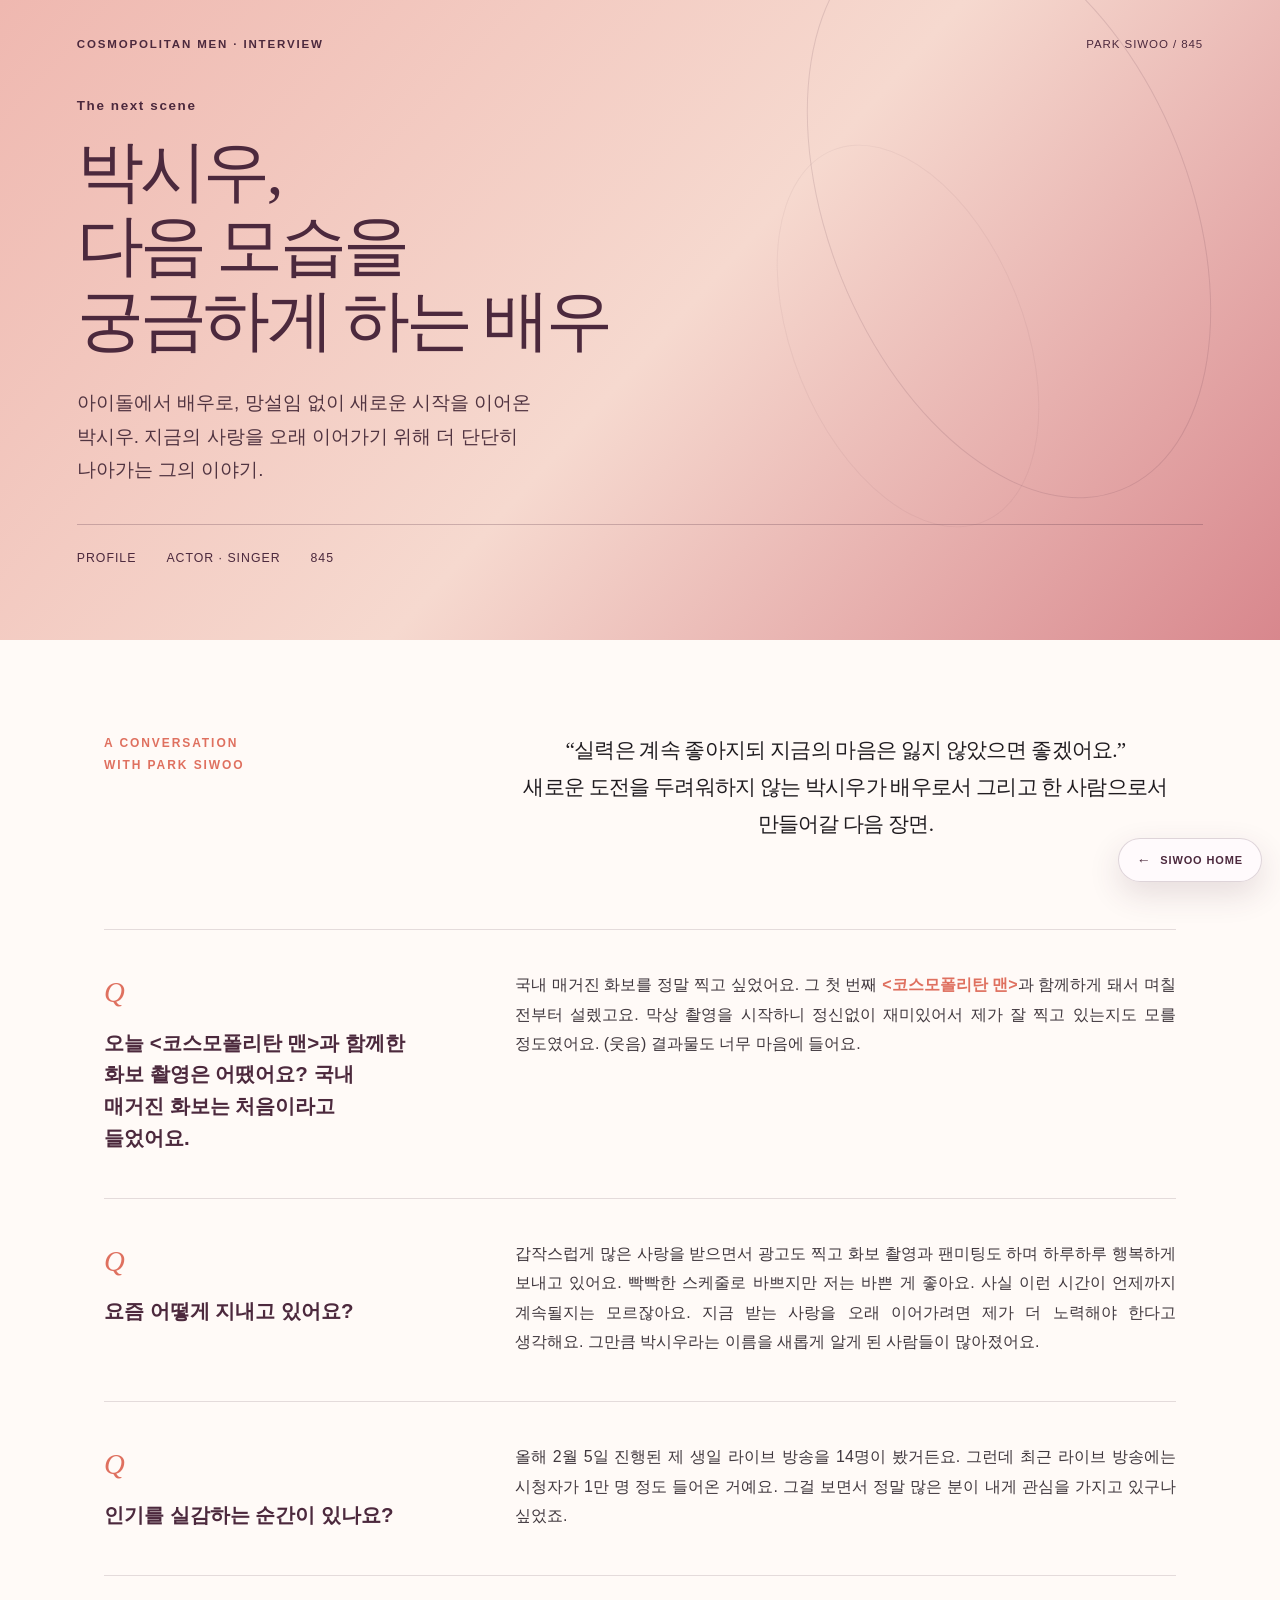
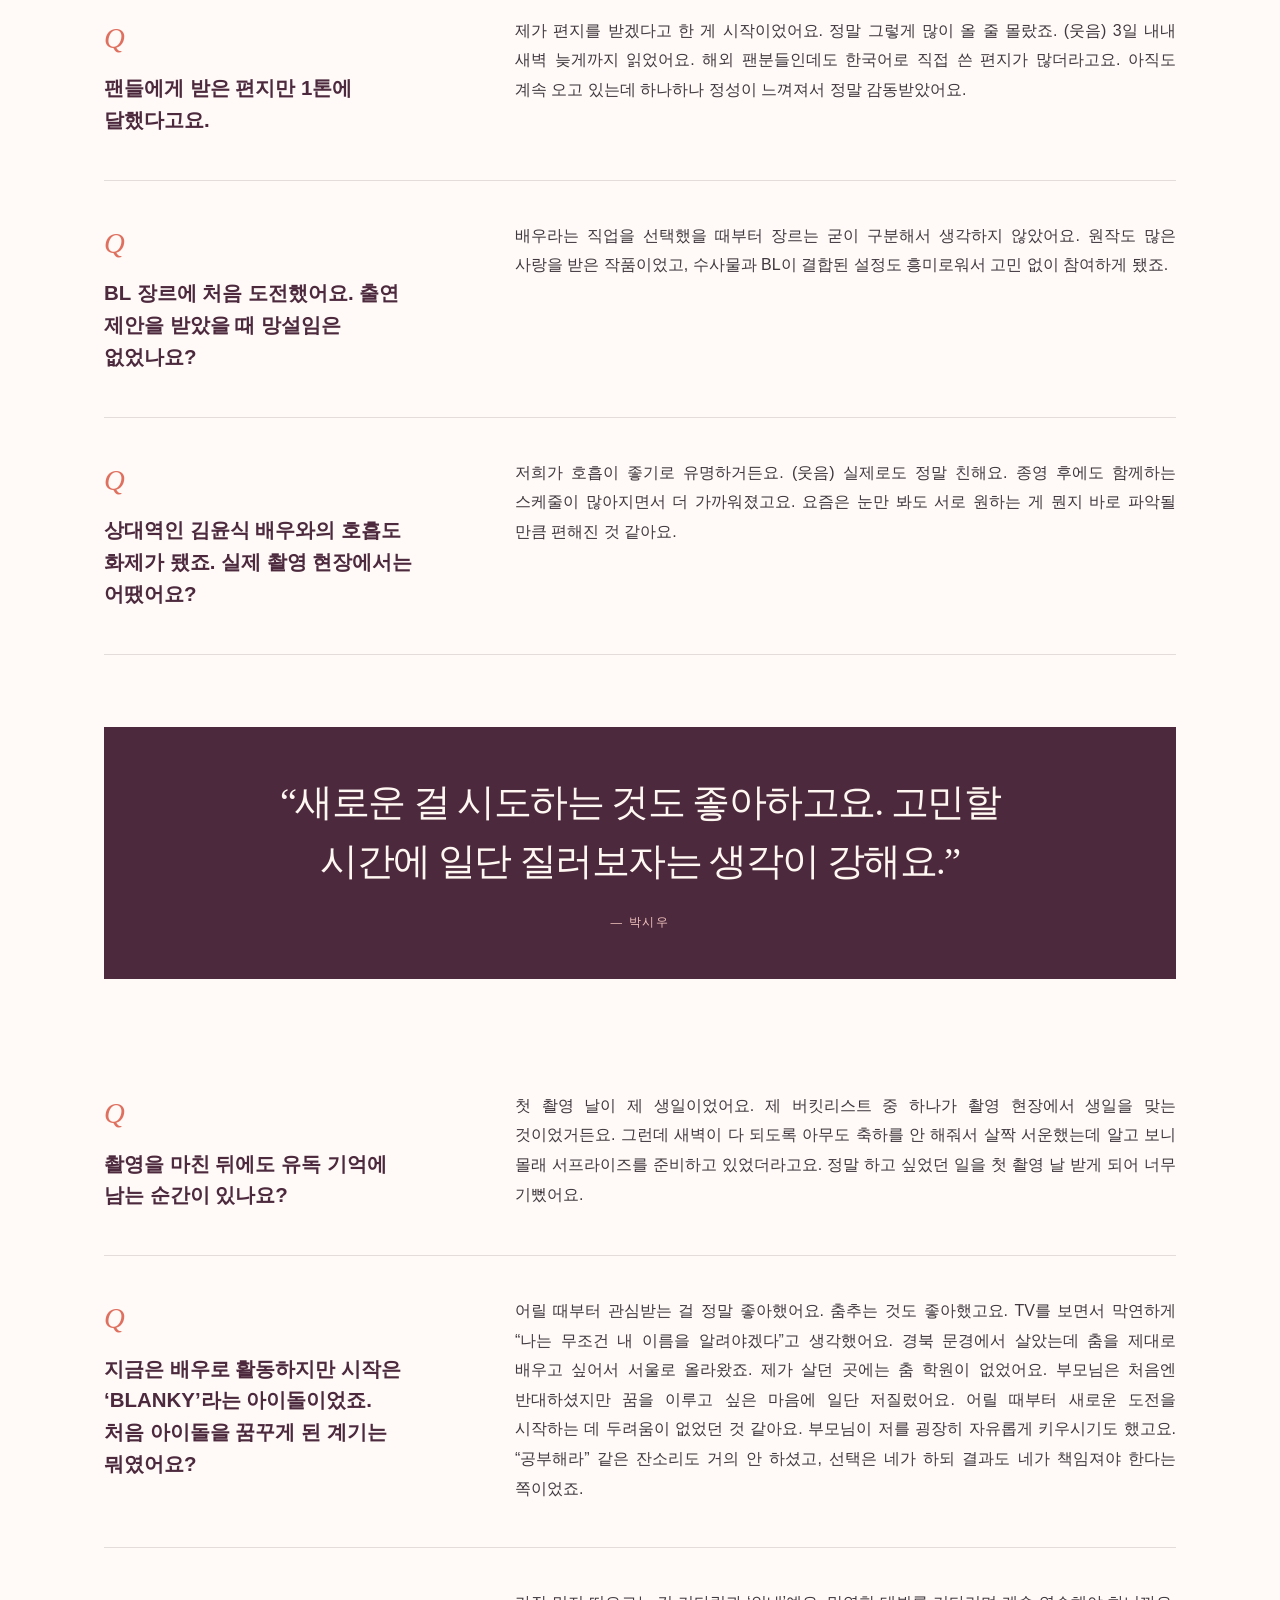
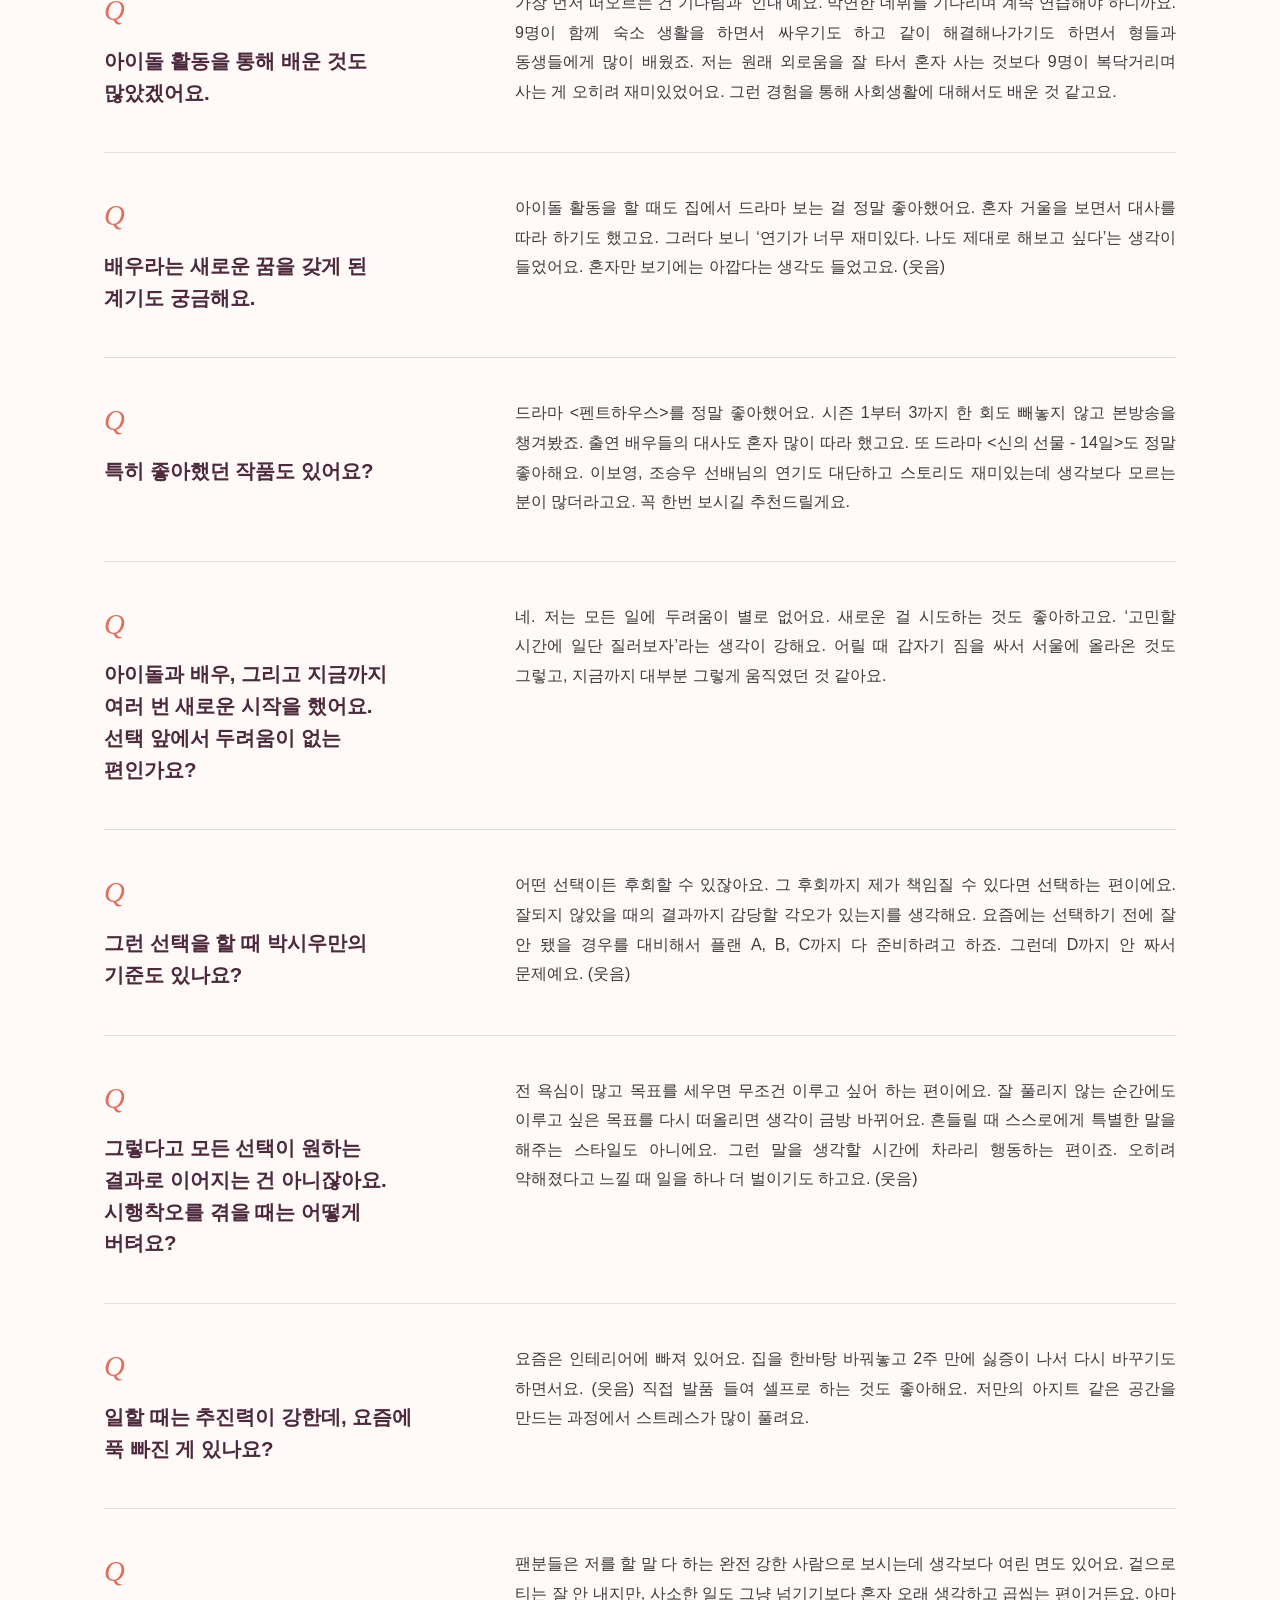
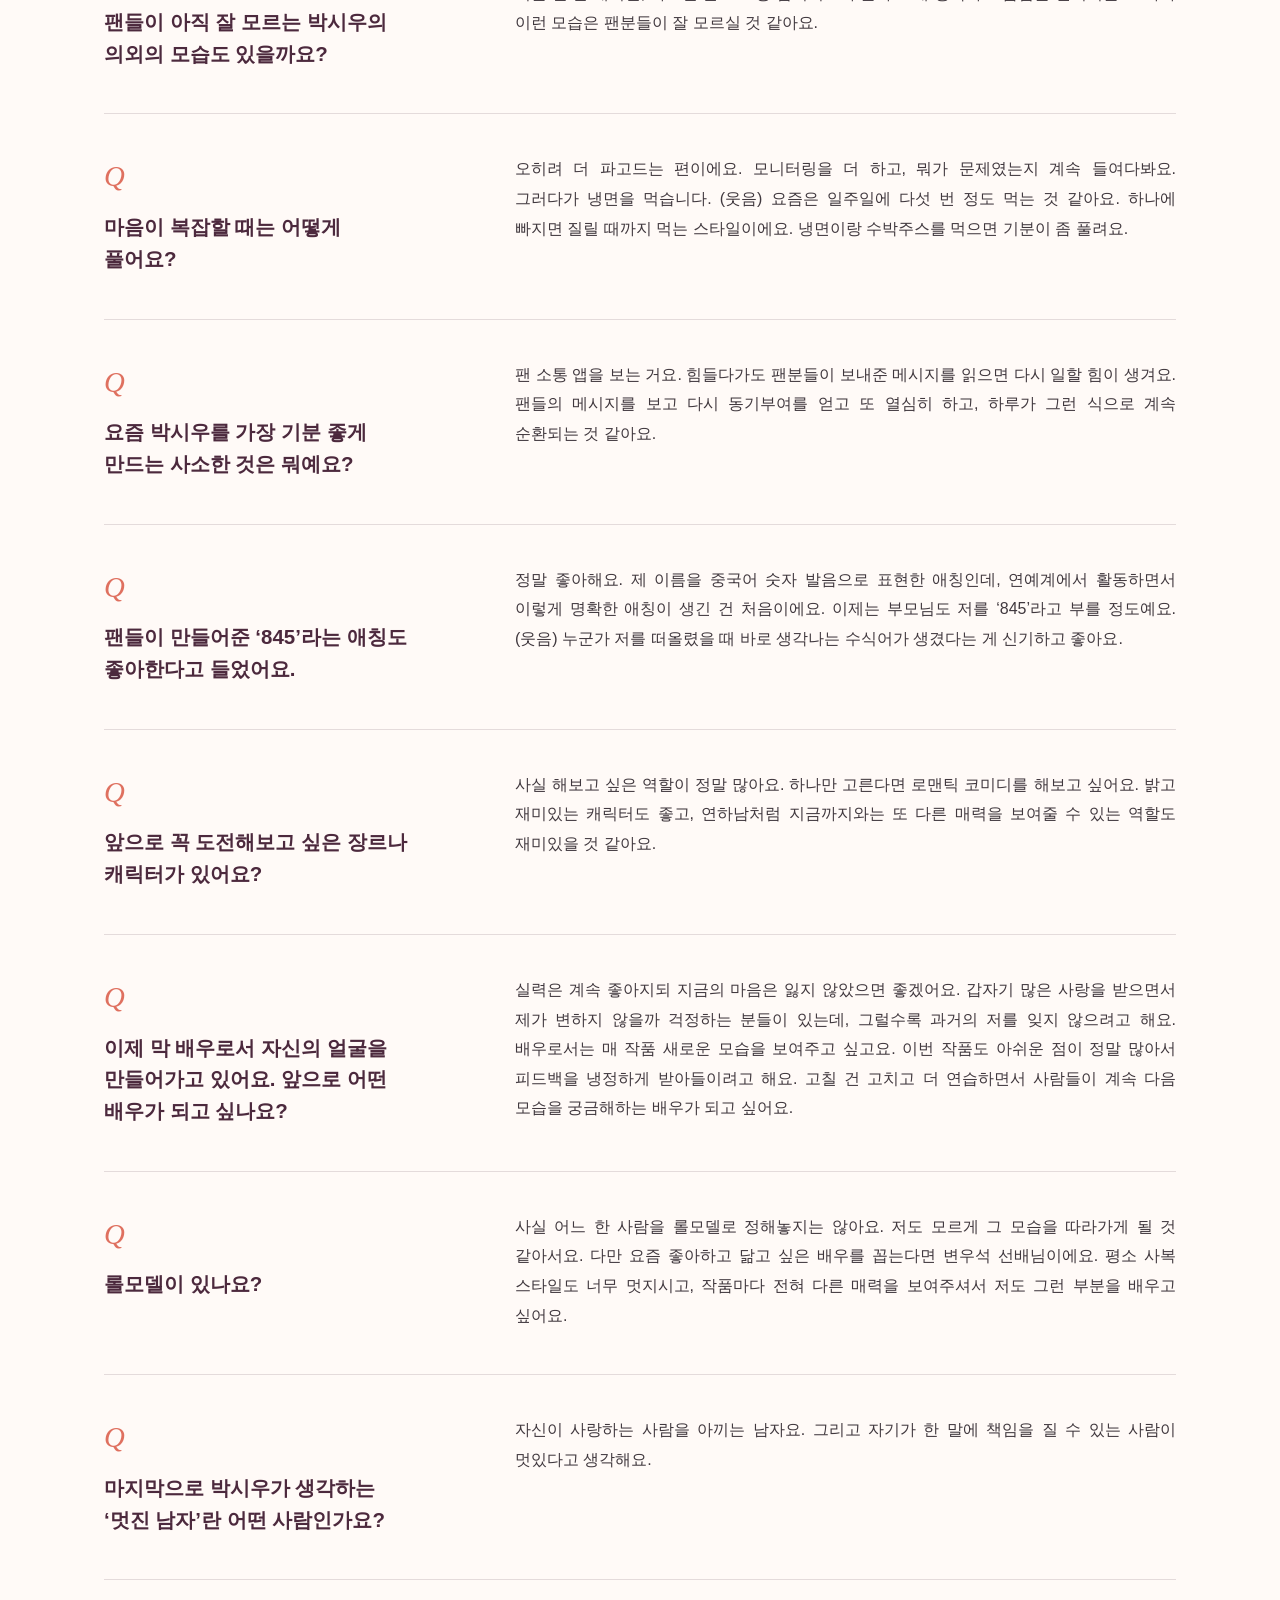
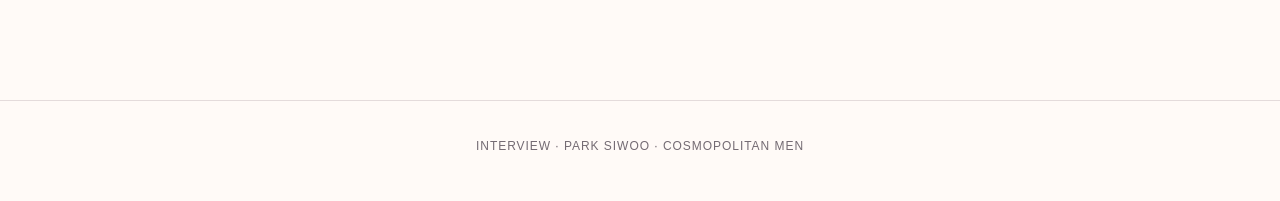
<file: magazine/index.html>
<!doctype html>
<html lang="ko">
<head>
  <meta charset="utf-8">
  <meta name="viewport" content="width=device-width, initial-scale=1">
  <meta name="description" content="배우 박시우의 첫 국내 매거진 화보 인터뷰">
  <title>박시우 — 다음 모습을 궁금하게 하는 배우</title>
  <link rel="stylesheet" href="../assets/css/subpage-nav.css">
  <style>
    :root {
      --ink: #201c20;
      --muted: #746b73;
      --paper: #fffaf7;
      --rose: #f3c7c0;
      --coral: #df705f;
      --plum: #4c293d;
      --line: rgba(76, 41, 61, .15);
    }

    * { box-sizing: border-box; }
    html { scroll-behavior: smooth; }
    body {
      margin: 0;
      color: var(--ink);
      background: var(--paper);
      font-family: "Pretendard", "Apple SD Gothic Neo", "Noto Sans KR", sans-serif;
      line-height: 1.85;
      word-break: keep-all;
    }

    .hero {
      min-height: 640px;
      padding: 34px clamp(24px, 6vw, 96px) 70px;
      display: flex;
      flex-direction: column;
      justify-content: space-between;
      position: relative;
      overflow: hidden;
      background:
        radial-gradient(circle at 82% 22%, rgba(255,255,255,.54) 0 7%, transparent 7.2%),
        radial-gradient(circle at 74% 65%, rgba(255,255,255,.4) 0 16%, transparent 16.2%),
        linear-gradient(132deg, #efb8b0 0%, #f6d9cf 48%, #d8878d 100%);
      background: linear-gradient(132deg, #efb8b0 0%, #f6d9cf 52%, #d8878d 100%);
    }

    .hero::before, .hero::after {
      content: "";
      position: absolute;
      border: 1px solid rgba(76, 41, 61, .22);
      border-radius: 50%;
      transform: rotate(-22deg);
    }
    .hero::before { width: 420px; height: 700px; right: 6%; top: -110px; }
    .hero::after { width: 270px; height: 470px; right: 19%; top: 120px; opacity: .45; }
    .hero::before { width: 360px; height: 600px; right: 7%; top: -90px; opacity: .6; }
    .hero::after { width: 230px; height: 400px; right: 20%; top: 135px; opacity: .25; }

    .topline, .hero-copy, .hero-meta { position: relative; z-index: 1; }
    .topline {
      display: flex;
      justify-content: space-between;
      align-items: center;
      font-size: .72rem;
      letter-spacing: .16em;
      text-transform: uppercase;
      color: var(--plum);
      font-weight: 700;
    }
    .topline span:last-child { font-weight: 500; letter-spacing: .08em; }
    .hero-copy { max-width: 760px; }
    .kicker {
      margin: 0 0 16px;
      color: var(--plum);
      font-size: .84rem;
      font-weight: 800;
      letter-spacing: .12em;
    }
    h1 {
      margin: 0;
      max-width: 700px;
      color: var(--plum);
      font-family: Georgia, "Times New Roman", serif;
      font-size: clamp(3.5rem, 10vw, 8rem);
      font-size: clamp(2.45rem, 5.2vw, 4.6rem);
      font-weight: 500;
      line-height: .98;
      letter-spacing: -.07em;
      line-height: 1.12;
      letter-spacing: -.055em;
    }
    .hero-intro {
      max-width: 510px;
      margin: 28px 0 0;
      color: #513441;
      font-size: clamp(1rem, 1.5vw, 1.18rem);
      line-height: 1.75;
    }
    .hero-meta {
      display: flex;
      gap: 30px;
      padding-top: 22px;
      border-top: 1px solid rgba(76, 41, 61, .25);
      color: var(--plum);
      font-size: .77rem;
      letter-spacing: .08em;
    }

    main { max-width: 1120px; margin: 0 auto; padding: 92px 24px 120px; }
    .lead {
      display: grid;
      grid-template-columns: minmax(160px, .7fr) 1.5fr;
      gap: clamp(32px, 8vw, 120px);
      margin-bottom: 86px;
    }
    .lead-label {
      color: var(--coral);
      font-size: .75rem;
      font-weight: 800;
      letter-spacing: .16em;
      text-transform: uppercase;
    }
    .lead p {
      margin: 0;
      font-family: Georgia, "Noto Serif KR", serif;
      font-size: clamp(1.28rem, 2.2vw, 1.8rem);
      line-height: 1.7;
      font-size: clamp(1.05rem, 1.65vw, 1.45rem);
      line-height: 1.75;
      letter-spacing: -.035em;
      text-align: center;
      text-justify: inter-character;
    }

    .interview { border-top: 1px solid var(--line); }
    .qa {
      display: grid;
      grid-template-columns: minmax(180px, .7fr) 1.5fr;
      gap: clamp(32px, 8vw, 120px);
      padding: 40px 0 44px;
      border-bottom: 1px solid var(--line);
    }
    .question {
      margin: 0;
      color: var(--plum);
      font-size: clamp(1.05rem, 1.8vw, 1.28rem);
      font-weight: 800;
      line-height: 1.55;
    }
    .question::before {
      content: "Q";
      display: block;
      margin-bottom: 12px;
      color: var(--coral);
      font-family: Georgia, serif;
      font-size: 1.8rem;
      font-style: italic;
      font-weight: 400;
    }
    .answer { margin: 0; font-size: 1rem; color: #40383e; }
    .answer {
      margin: 0;
      color: #40383e;
      font-size: 1rem;
      text-align: justify;
      text-justify: inter-character;
    }
    .answer em { color: var(--coral); font-style: normal; font-weight: 700; }

    .pullquote {
      margin: 72px 0;
      padding: 46px clamp(24px, 6vw, 80px);
      background: var(--plum);
      color: #fff7f1;
      text-align: center;
    }
    .pullquote p {
      max-width: 760px;
      margin: 0 auto;
      font-family: Georgia, "Noto Serif KR", serif;
      font-size: clamp(1.5rem, 3vw, 2.6rem);
      line-height: 1.55;
      letter-spacing: -.04em;
    }
    .pullquote cite {
      display: block;
      margin-top: 20px;
      color: var(--rose);
      font-size: .72rem;
      font-style: normal;
      letter-spacing: .14em;
    }

    footer {
      padding: 34px 24px 44px;
      border-top: 1px solid var(--line);
      color: var(--muted);
      font-size: .75rem;
      text-align: center;
      letter-spacing: .08em;
    }

    @media (max-width: 700px) {
      .hero { min-height: 600px; padding: 24px 20px 42px; }
      .hero::before { right: -24%; }
      .hero::after { right: 0; }
      .topline span:last-child { display: none; }
      .hero-meta { gap: 18px; flex-wrap: wrap; }
      main { padding: 64px 20px 84px; }
      .lead, .qa { grid-template-columns: 1fr; gap: 18px; }
      .lead { margin-bottom: 58px; }
      .qa { padding: 30px 0 34px; }
      .question::before { display: inline; margin: 0 9px 0 0; font-size: 1.4rem; }
      .pullquote { margin: 52px 0; padding: 34px 20px; }
    }
  </style>
</head>
<body>
  <a class="siwoo-home-link" href="../" aria-label="박시우 아카이브 메인으로 돌아가기">Siwoo Home</a>
  <header class="hero">
    <div class="topline">
      <span>Cosmopolitan Men · Interview</span>
      <span>Park Siwoo / 845</span>
    </div>
    <div class="hero-copy">
      <p class="kicker">The next scene</p>
      <h1>박시우,<br>다음 모습을<br>궁금하게 하는 배우</h1>
      <p class="hero-intro">아이돌에서 배우로, 망설임 없이 새로운 시작을 이어온 박시우. 지금의 사랑을 오래 이어가기 위해 더 단단히 나아가는 그의 이야기.</p>
    </div>
    <div class="hero-meta">
      <span>PROFILE</span>
      <span>ACTOR · SINGER</span>
      <span>845</span>
    </div>
  </header>

  <main>
    <section class="lead" aria-label="인터뷰 소개">
      <div class="lead-label">A conversation<br>with Park Siwoo</div>
      <p>“실력은 계속 좋아지되 지금의 마음은 잃지 않았으면 좋겠어요.”<br>새로운 도전을 두려워하지 않는 박시우가 배우로서 그리고 한 사람으로서 만들어갈 다음 장면.</p>
    </section>

    <section class="interview" aria-label="박시우 인터뷰">
      <article class="qa">
        <h2 class="question">오늘 &lt;코스모폴리탄 맨&gt;과 함께한 화보 촬영은 어땠어요? 국내 매거진 화보는 처음이라고 들었어요.</h2>
        <p class="answer">국내 매거진 화보를 정말 찍고 싶었어요. 그 첫 번째 <em>&lt;코스모폴리탄 맨&gt;</em>과 함께하게 돼서 며칠 전부터 설렜고요. 막상 촬영을 시작하니 정신없이 재미있어서 제가 잘 찍고 있는지도 모를 정도였어요. (웃음) 결과물도 너무 마음에 들어요.</p>
      </article>

      <article class="qa">
        <h2 class="question">요즘 어떻게 지내고 있어요?</h2>
        <p class="answer">갑작스럽게 많은 사랑을 받으면서 광고도 찍고 화보 촬영과 팬미팅도 하며 하루하루 행복하게 보내고 있어요. 빡빡한 스케줄로 바쁘지만 저는 바쁜 게 좋아요. 사실 이런 시간이 언제까지 계속될지는 모르잖아요. 지금 받는 사랑을 오래 이어가려면 제가 더 노력해야 한다고 생각해요. 그만큼 박시우라는 이름을 새롭게 알게 된 사람들이 많아졌어요.</p>
      </article>

      <article class="qa">
        <h2 class="question">인기를 실감하는 순간이 있나요?</h2>
        <p class="answer">올해 2월 5일 진행된 제 생일 라이브 방송을 14명이 봤거든요. 그런데 최근 라이브 방송에는 시청자가 1만 명 정도 들어온 거예요. 그걸 보면서 정말 많은 분이 내게 관심을 가지고 있구나 싶었죠.</p>
      </article>

      <article class="qa">
        <h2 class="question">팬들에게 받은 편지만 1톤에 달했다고요.</h2>
        <p class="answer">제가 편지를 받겠다고 한 게 시작이었어요. 정말 그렇게 많이 올 줄 몰랐죠. (웃음) 3일 내내 새벽 늦게까지 읽었어요. 해외 팬분들인데도 한국어로 직접 쓴 편지가 많더라고요. 아직도 계속 오고 있는데 하나하나 정성이 느껴져서 정말 감동받았어요.</p>
      </article>

      <article class="qa">
        <h2 class="question">BL 장르에 처음 도전했어요. 출연 제안을 받았을 때 망설임은 없었나요?</h2>
        <p class="answer">배우라는 직업을 선택했을 때부터 장르는 굳이 구분해서 생각하지 않았어요. 원작도 많은 사랑을 받은 작품이었고, 수사물과 BL이 결합된 설정도 흥미로워서 고민 없이 참여하게 됐죠.</p>
      </article>

      <article class="qa">
        <h2 class="question">상대역인 김윤식 배우와의 호흡도 화제가 됐죠. 실제 촬영 현장에서는 어땠어요?</h2>
        <p class="answer">저희가 호흡이 좋기로 유명하거든요. (웃음) 실제로도 정말 친해요. 종영 후에도 함께하는 스케줄이 많아지면서 더 가까워졌고요. 요즘은 눈만 봐도 서로 원하는 게 뭔지 바로 파악될 만큼 편해진 것 같아요.</p>
      </article>

      <blockquote class="pullquote">
        <p>“새로운 걸 시도하는 것도 좋아하고요. 고민할 시간에 일단 질러보자는 생각이 강해요.”</p>
        <cite>— 박시우</cite>
      </blockquote>

      <article class="qa">
        <h2 class="question">촬영을 마친 뒤에도 유독 기억에 남는 순간이 있나요?</h2>
        <p class="answer">첫 촬영 날이 제 생일이었어요. 제 버킷리스트 중 하나가 촬영 현장에서 생일을 맞는 것이었거든요. 그런데 새벽이 다 되도록 아무도 축하를 안 해줘서 살짝 서운했는데 알고 보니 몰래 서프라이즈를 준비하고 있었더라고요. 정말 하고 싶었던 일을 첫 촬영 날 받게 되어 너무 기뻤어요.</p>
      </article>

      <article class="qa">
        <h2 class="question">지금은 배우로 활동하지만 시작은 ‘BLANKY’라는 아이돌이었죠. 처음 아이돌을 꿈꾸게 된 계기는 뭐였어요?</h2>
        <p class="answer">어릴 때부터 관심받는 걸 정말 좋아했어요. 춤추는 것도 좋아했고요. TV를 보면서 막연하게 “나는 무조건 내 이름을 알려야겠다”고 생각했어요. 경북 문경에서 살았는데 춤을 제대로 배우고 싶어서 서울로 올라왔죠. 제가 살던 곳에는 춤 학원이 없었어요. 부모님은 처음엔 반대하셨지만 꿈을 이루고 싶은 마음에 일단 저질렀어요. 어릴 때부터 새로운 도전을 시작하는 데 두려움이 없었던 것 같아요. 부모님이 저를 굉장히 자유롭게 키우시기도 했고요. “공부해라” 같은 잔소리도 거의 안 하셨고, 선택은 네가 하되 결과도 네가 책임져야 한다는 쪽이었죠.</p>
      </article>

      <article class="qa">
        <h2 class="question">아이돌 활동을 통해 배운 것도 많았겠어요.</h2>
        <p class="answer">가장 먼저 떠오르는 건 기다림과 ‘인내’예요. 막연한 데뷔를 기다리며 계속 연습해야 하니까요. 9명이 함께 숙소 생활을 하면서 싸우기도 하고 같이 해결해나가기도 하면서 형들과 동생들에게 많이 배웠죠. 저는 원래 외로움을 잘 타서 혼자 사는 것보다 9명이 복닥거리며 사는 게 오히려 재미있었어요. 그런 경험을 통해 사회생활에 대해서도 배운 것 같고요.</p>
      </article>

      <article class="qa">
        <h2 class="question">배우라는 새로운 꿈을 갖게 된 계기도 궁금해요.</h2>
        <p class="answer">아이돌 활동을 할 때도 집에서 드라마 보는 걸 정말 좋아했어요. 혼자 거울을 보면서 대사를 따라 하기도 했고요. 그러다 보니 ‘연기가 너무 재미있다. 나도 제대로 해보고 싶다’는 생각이 들었어요. 혼자만 보기에는 아깝다는 생각도 들었고요. (웃음)</p>
      </article>

      <article class="qa">
        <h2 class="question">특히 좋아했던 작품도 있어요?</h2>
        <p class="answer">드라마 &lt;펜트하우스&gt;를 정말 좋아했어요. 시즌 1부터 3까지 한 회도 빼놓지 않고 본방송을 챙겨봤죠. 출연 배우들의 대사도 혼자 많이 따라 했고요. 또 드라마 &lt;신의 선물 - 14일&gt;도 정말 좋아해요. 이보영, 조승우 선배님의 연기도 대단하고 스토리도 재미있는데 생각보다 모르는 분이 많더라고요. 꼭 한번 보시길 추천드릴게요.</p>
      </article>

      <article class="qa">
        <h2 class="question">아이돌과 배우, 그리고 지금까지 여러 번 새로운 시작을 했어요. 선택 앞에서 두려움이 없는 편인가요?</h2>
        <p class="answer">네. 저는 모든 일에 두려움이 별로 없어요. 새로운 걸 시도하는 것도 좋아하고요. ‘고민할 시간에 일단 질러보자’라는 생각이 강해요. 어릴 때 갑자기 짐을 싸서 서울에 올라온 것도 그렇고, 지금까지 대부분 그렇게 움직였던 것 같아요.</p>
      </article>

      <article class="qa">
        <h2 class="question">그런 선택을 할 때 박시우만의 기준도 있나요?</h2>
        <p class="answer">어떤 선택이든 후회할 수 있잖아요. 그 후회까지 제가 책임질 수 있다면 선택하는 편이에요. 잘되지 않았을 때의 결과까지 감당할 각오가 있는지를 생각해요. 요즘에는 선택하기 전에 잘 안 됐을 경우를 대비해서 플랜 A, B, C까지 다 준비하려고 하죠. 그런데 D까지 안 짜서 문제예요. (웃음)</p>
      </article>

      <article class="qa">
        <h2 class="question">그렇다고 모든 선택이 원하는 결과로 이어지는 건 아니잖아요. 시행착오를 겪을 때는 어떻게 버텨요?</h2>
        <p class="answer">전 욕심이 많고 목표를 세우면 무조건 이루고 싶어 하는 편이에요. 잘 풀리지 않는 순간에도 이루고 싶은 목표를 다시 떠올리면 생각이 금방 바뀌어요. 흔들릴 때 스스로에게 특별한 말을 해주는 스타일도 아니에요. 그런 말을 생각할 시간에 차라리 행동하는 편이죠. 오히려 약해졌다고 느낄 때 일을 하나 더 벌이기도 하고요. (웃음)</p>
      </article>

      <article class="qa">
        <h2 class="question">일할 때는 추진력이 강한데, 요즘에 푹 빠진 게 있나요?</h2>
        <p class="answer">요즘은 인테리어에 빠져 있어요. 집을 한바탕 바꿔놓고 2주 만에 싫증이 나서 다시 바꾸기도 하면서요. (웃음) 직접 발품 들여 셀프로 하는 것도 좋아해요. 저만의 아지트 같은 공간을 만드는 과정에서 스트레스가 많이 풀려요.</p>
      </article>

      <article class="qa">
        <h2 class="question">팬들이 아직 잘 모르는 박시우의 의외의 모습도 있을까요?</h2>
        <p class="answer">팬분들은 저를 할 말 다 하는 완전 강한 사람으로 보시는데 생각보다 여린 면도 있어요. 겉으로 티는 잘 안 내지만, 사소한 일도 그냥 넘기기보다 혼자 오래 생각하고 곱씹는 편이거든요. 아마 이런 모습은 팬분들이 잘 모르실 것 같아요.</p>
      </article>

      <article class="qa">
        <h2 class="question">마음이 복잡할 때는 어떻게 풀어요?</h2>
        <p class="answer">오히려 더 파고드는 편이에요. 모니터링을 더 하고, 뭐가 문제였는지 계속 들여다봐요. 그러다가 냉면을 먹습니다. (웃음) 요즘은 일주일에 다섯 번 정도 먹는 것 같아요. 하나에 빠지면 질릴 때까지 먹는 스타일이에요. 냉면이랑 수박주스를 먹으면 기분이 좀 풀려요.</p>
      </article>

      <article class="qa">
        <h2 class="question">요즘 박시우를 가장 기분 좋게 만드는 사소한 것은 뭐예요?</h2>
        <p class="answer">팬 소통 앱을 보는 거요. 힘들다가도 팬분들이 보내준 메시지를 읽으면 다시 일할 힘이 생겨요. 팬들의 메시지를 보고 다시 동기부여를 얻고 또 열심히 하고, 하루가 그런 식으로 계속 순환되는 것 같아요.</p>
      </article>

      <article class="qa">
        <h2 class="question">팬들이 만들어준 ‘845’라는 애칭도 좋아한다고 들었어요.</h2>
        <p class="answer">정말 좋아해요. 제 이름을 중국어 숫자 발음으로 표현한 애칭인데, 연예계에서 활동하면서 이렇게 명확한 애칭이 생긴 건 처음이에요. 이제는 부모님도 저를 ‘845’라고 부를 정도예요. (웃음) 누군가 저를 떠올렸을 때 바로 생각나는 수식어가 생겼다는 게 신기하고 좋아요.</p>
      </article>

      <article class="qa">
        <h2 class="question">앞으로 꼭 도전해보고 싶은 장르나 캐릭터가 있어요?</h2>
        <p class="answer">사실 해보고 싶은 역할이 정말 많아요. 하나만 고른다면 로맨틱 코미디를 해보고 싶어요. 밝고 재미있는 캐릭터도 좋고, 연하남처럼 지금까지와는 또 다른 매력을 보여줄 수 있는 역할도 재미있을 것 같아요.</p>
      </article>

      <article class="qa">
        <h2 class="question">이제 막 배우로서 자신의 얼굴을 만들어가고 있어요. 앞으로 어떤 배우가 되고 싶나요?</h2>
        <p class="answer">실력은 계속 좋아지되 지금의 마음은 잃지 않았으면 좋겠어요. 갑자기 많은 사랑을 받으면서 제가 변하지 않을까 걱정하는 분들이 있는데, 그럴수록 과거의 저를 잊지 않으려고 해요. 배우로서는 매 작품 새로운 모습을 보여주고 싶고요. 이번 작품도 아쉬운 점이 정말 많아서 피드백을 냉정하게 받아들이려고 해요. 고칠 건 고치고 더 연습하면서 사람들이 계속 다음 모습을 궁금해하는 배우가 되고 싶어요.</p>
      </article>

      <article class="qa">
        <h2 class="question">롤모델이 있나요?</h2>
        <p class="answer">사실 어느 한 사람을 롤모델로 정해놓지는 않아요. 저도 모르게 그 모습을 따라가게 될 것 같아서요. 다만 요즘 좋아하고 닮고 싶은 배우를 꼽는다면 변우석 선배님이에요. 평소 사복 스타일도 너무 멋지시고, 작품마다 전혀 다른 매력을 보여주셔서 저도 그런 부분을 배우고 싶어요.</p>
      </article>

      <article class="qa">
        <h2 class="question">마지막으로 박시우가 생각하는 ‘멋진 남자’란 어떤 사람인가요?</h2>
        <p class="answer">자신이 사랑하는 사람을 아끼는 남자요. 그리고 자기가 한 말에 책임을 질 수 있는 사람이 멋있다고 생각해요.</p>
      </article>
    </section>
  </main>

  <footer>INTERVIEW · PARK SIWOO · COSMOPOLITAN MEN</footer>
</body>
</html>
</file>
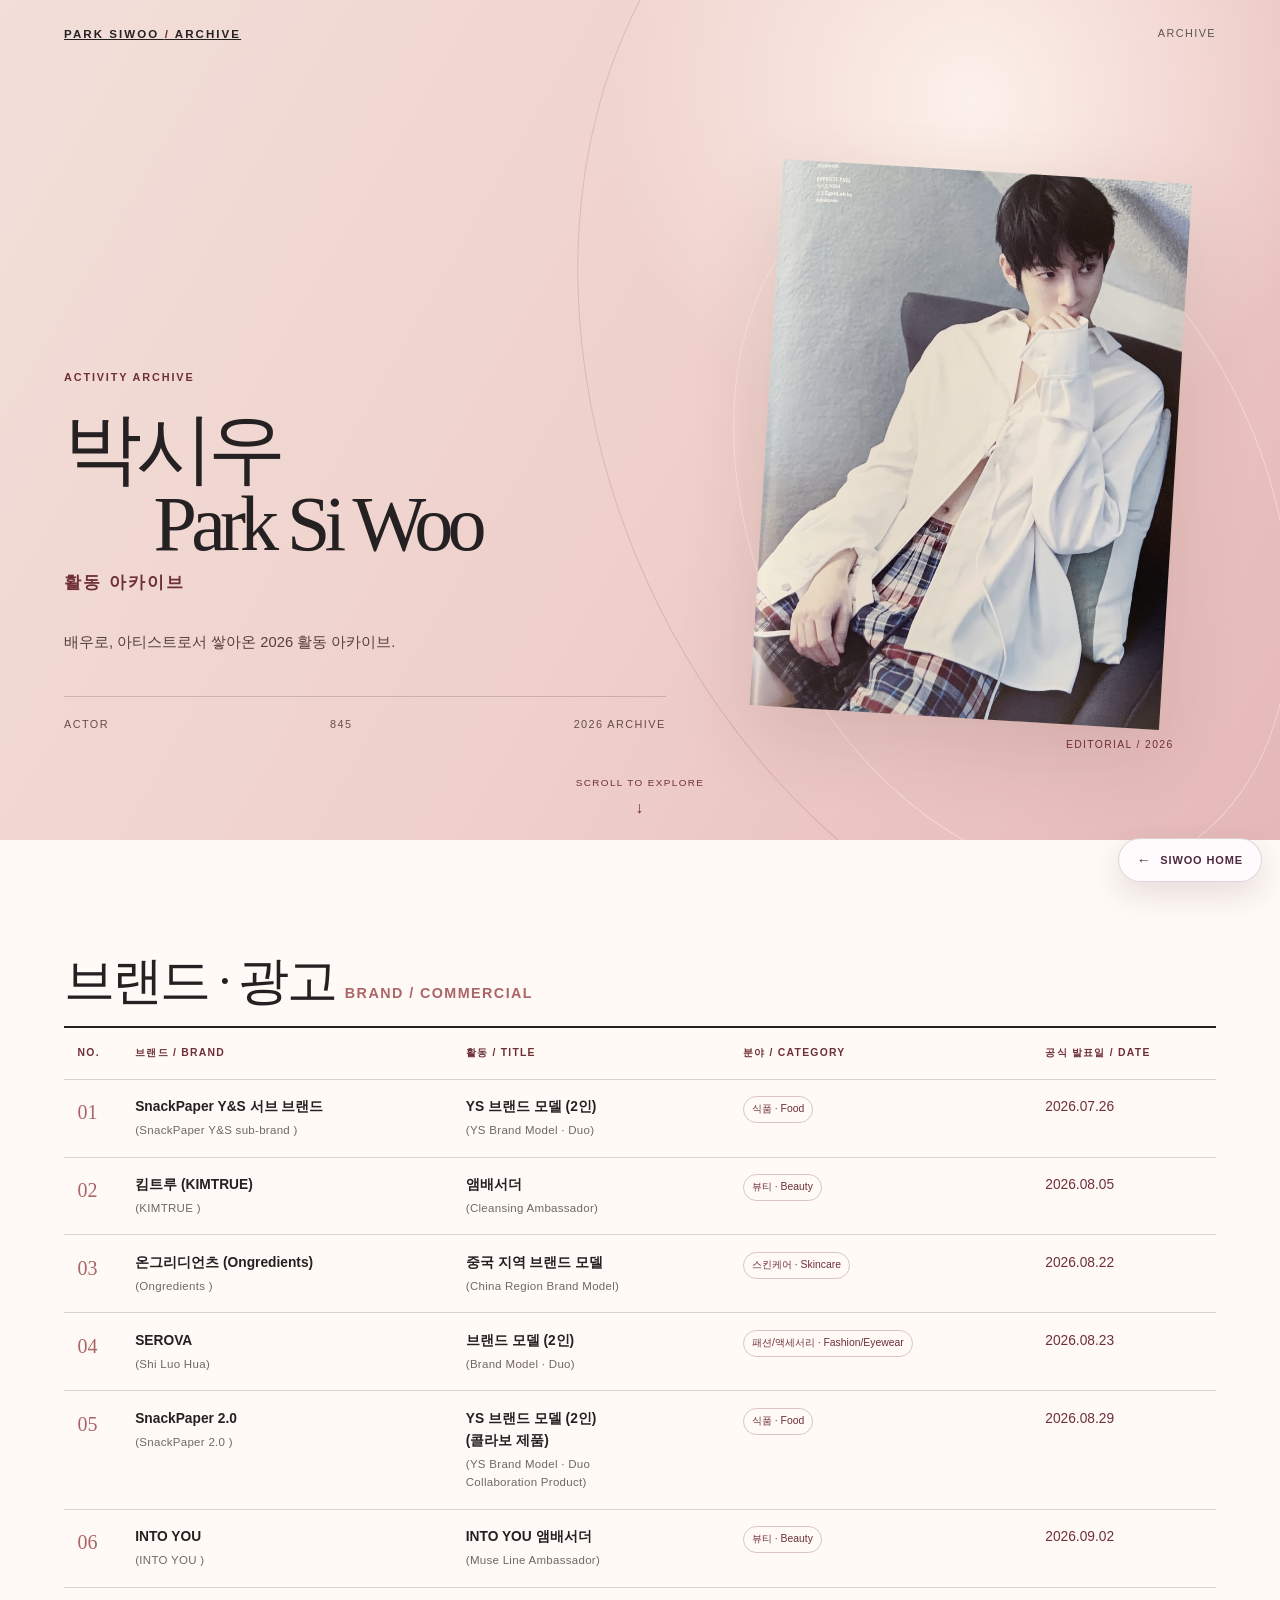
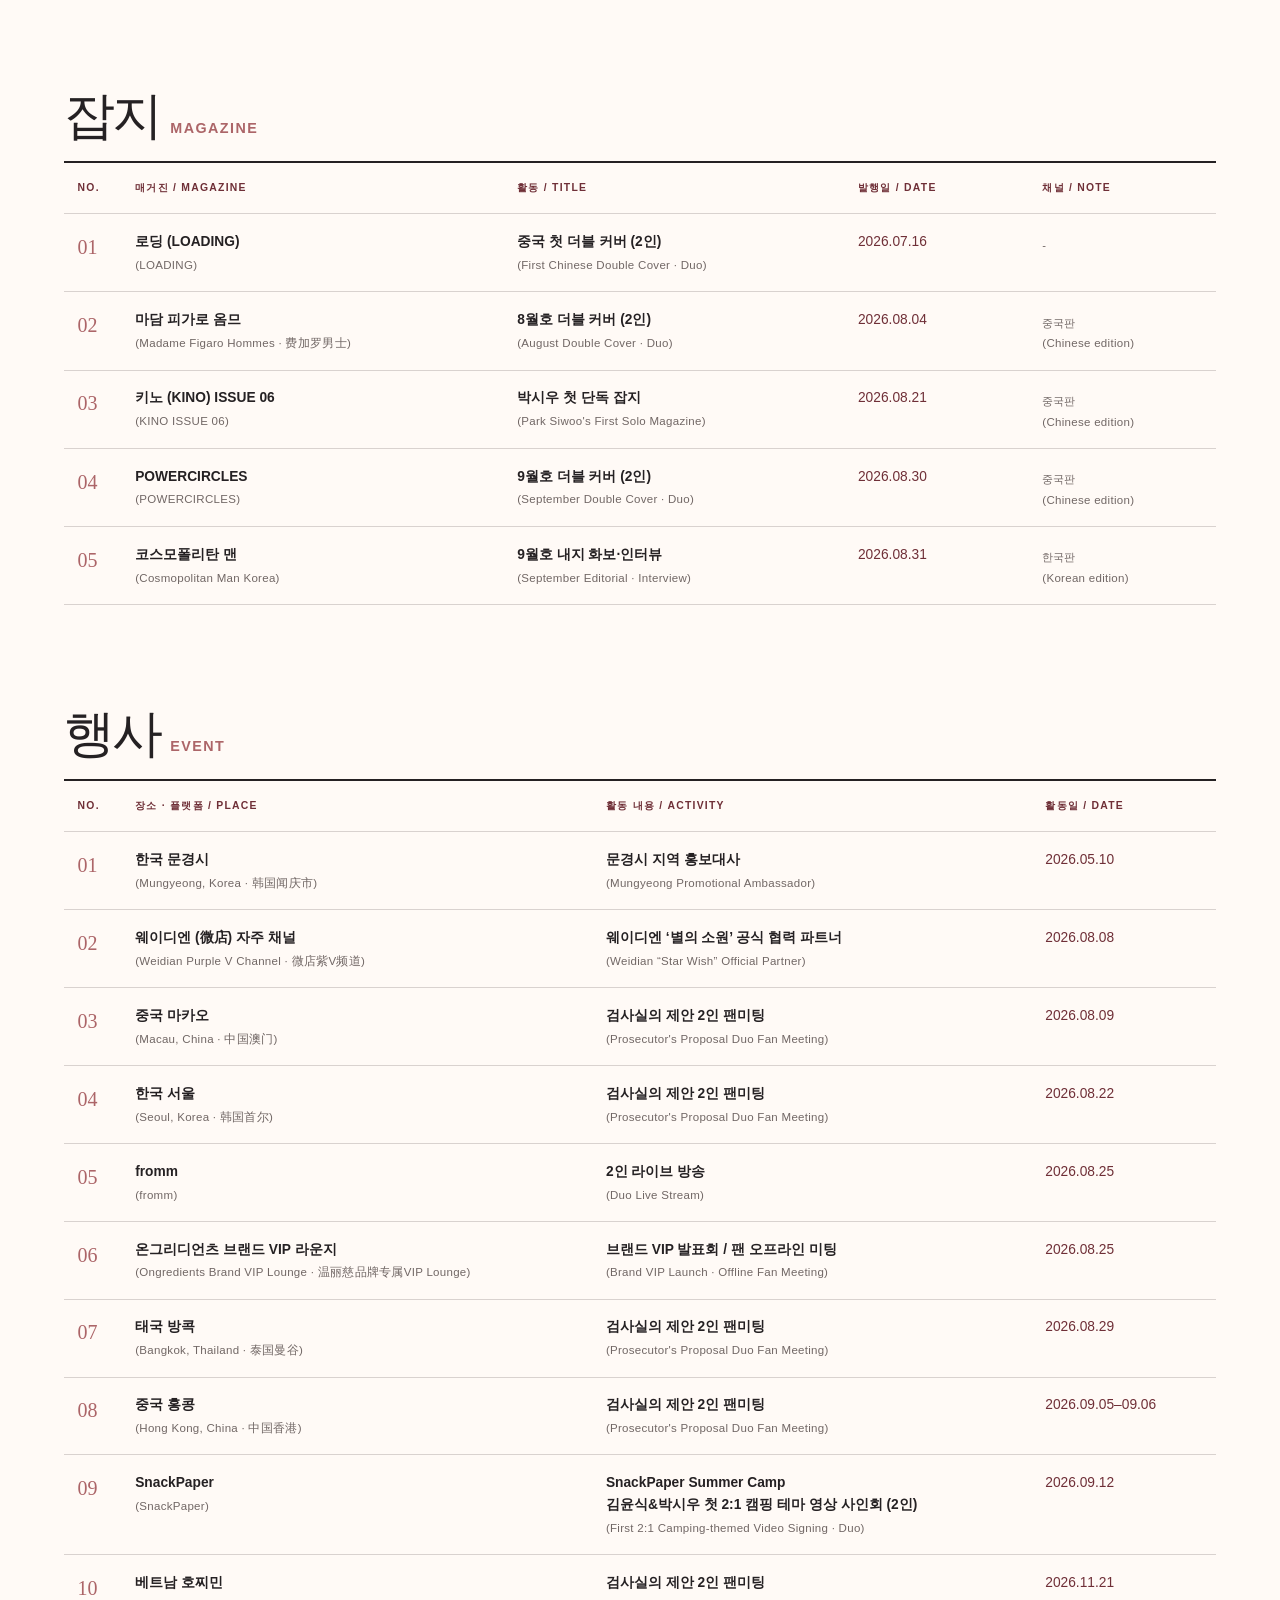
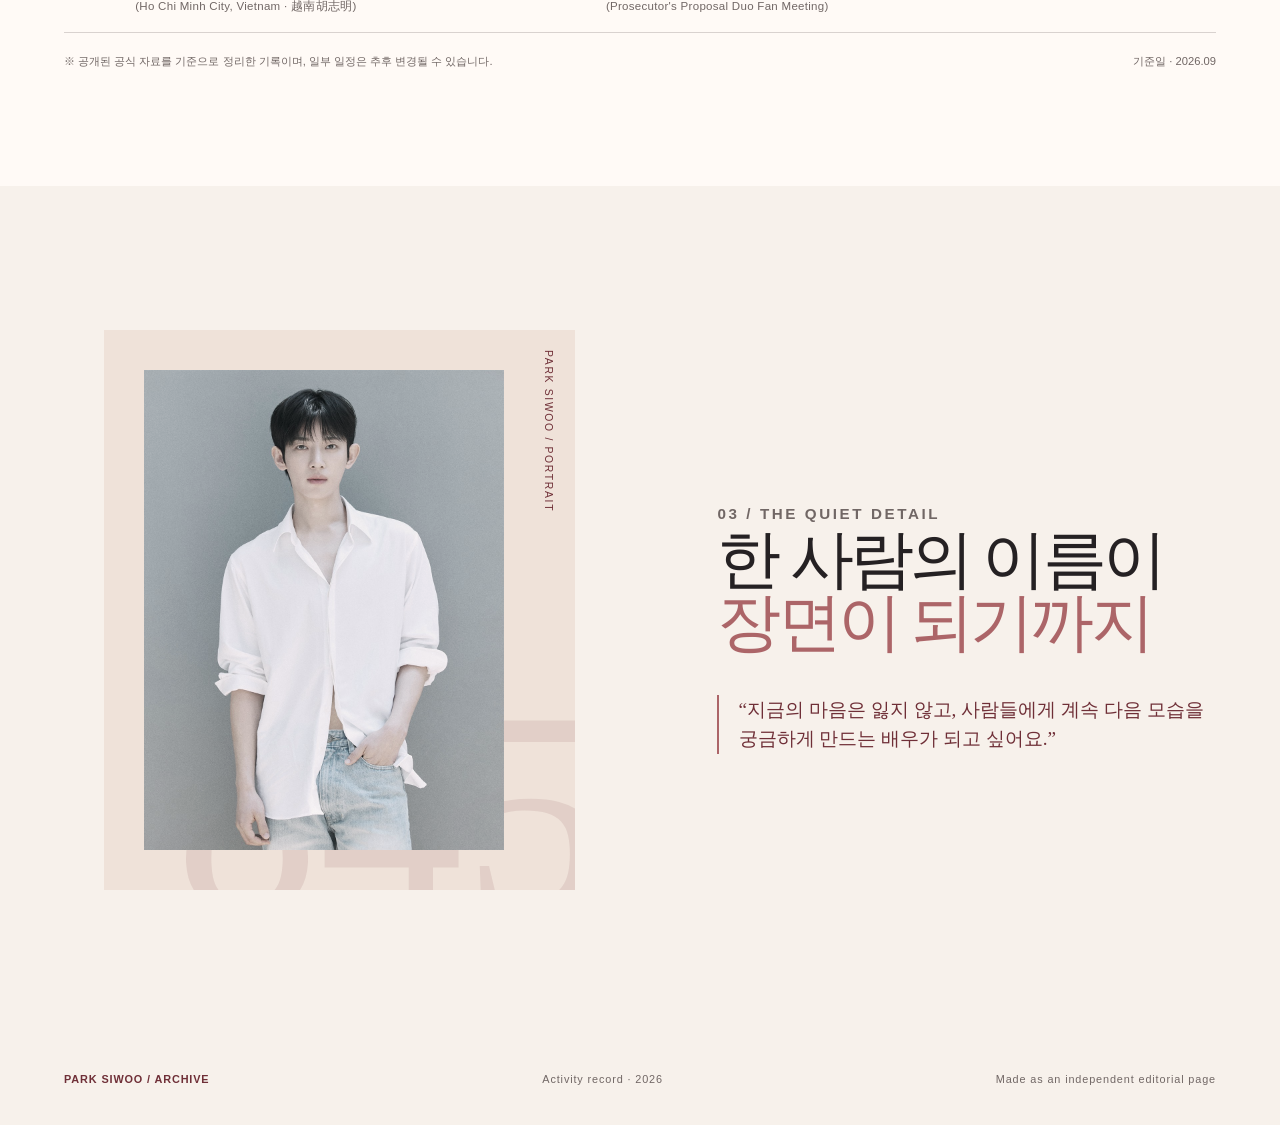
<file: schedule/index.html>
<!doctype html>
<html lang="ko">
<head>
  <meta charset="utf-8">
  <meta name="viewport" content="width=device-width, initial-scale=1">
  <meta name="theme-color" content="#efded6">
  <meta name="description" content="박시우의 광고·매거진·행사 활동을 한글과 영문으로 정리한 에디토리얼 아카이브.">
  <title>박시우 Park Si Woo — 활동 아카이브</title>
  <link rel="stylesheet" href="../assets/css/subpage-nav.css">
  <style>
    :root {
      --paper: #f7f1eb;
      --paper-deep: #efe2d9;
      --ink: #252123;
      --muted: #716765;
      --line: rgba(44, 31, 29, .18);
      --rose: #d9a8a4;
      --rose-deep: #ac6568;
      --burgundy: #6f2f37;
      --brown: #7f5c4e;
      --white: #fffaf6;
      --serif: Georgia, "Times New Roman", "Noto Serif KR", serif;
      --sans: Inter, "Helvetica Neue", Arial, "Noto Sans KR", sans-serif;
      --shadow: 0 28px 80px rgba(65, 39, 36, .12);
    }

    * { box-sizing: border-box; }
    html { scroll-behavior: smooth; }
    body {
      margin: 0;
      color: var(--ink);
      background: var(--paper);
      font-family: var(--sans);
      line-height: 1.6;
      -webkit-font-smoothing: antialiased;
    }
    a { color: inherit; }
    img { display: block; max-width: 100%; }
    button, a { -webkit-tap-highlight-color: transparent; }

    .skip-link {
      position: fixed; left: 1rem; top: -4rem; z-index: 50;
      padding: .65rem .9rem; color: var(--white); background: var(--burgundy);
      text-decoration: none; transition: top .2s ease;
    }
    .skip-link:focus { top: 1rem; }

    .site-header {
      position: absolute; inset: 0 0 auto; z-index: 10;
      display: flex; align-items: center; justify-content: space-between;
      max-width: 1400px; margin: auto; padding: 1.55rem clamp(1.25rem, 5vw, 4.75rem);
      color: var(--ink);
    }
    .wordmark { font-size: .72rem; font-weight: 700; letter-spacing: .18em; }
    .wordmark span { color: var(--burgundy); }
    .header-nav { display: flex; gap: 1.15rem; font-size: .68rem; letter-spacing: .13em; text-transform: uppercase; }
    .header-nav a { text-decoration: none; opacity: .72; transition: opacity .2s; }
    .header-nav a:hover, .header-nav a:focus-visible { opacity: 1; }

    .hero {
      position: relative; min-height: min(840px, 100svh); overflow: hidden;
      display: grid; align-items: end;
      background: radial-gradient(circle at 76% 12%, rgba(255, 246, 240, .86), transparent 30%),
                  linear-gradient(120deg, #f2dfd9 0%, #efcfca 56%, #e5b8b8 100%);
    }
    .hero::before, .hero::after {
      content: ""; position: absolute; pointer-events: none; border: 1px solid rgba(111, 47, 55, .16); border-radius: 50%;
      transform: rotate(-24deg);
    }
    .hero::before { width: 76vw; height: 138vh; left: 47%; top: -29%; }
    .hero::after { width: 40vw; height: 82vh; left: 59%; top: 18%; border-color: rgba(255, 250, 246, .4); }
    .hero-inner {
      position: relative; z-index: 1; width: min(1400px, 100%); margin: auto; padding: 7rem clamp(1.25rem, 5vw, 4.75rem) 4rem;
      display: grid; grid-template-columns: minmax(0, 1fr) minmax(260px, 40%); gap: clamp(2rem, 7vw, 8rem); align-items: end;
    }
    .eyebrow, .section-kicker, .table-kicker {
      margin: 0 0 1.6rem; color: var(--burgundy); font-size: .68rem; font-weight: 700; letter-spacing: .17em; text-transform: uppercase;
    }
    .hero h1 { max-width: 760px; margin: 0; font-family: var(--serif); font-size: clamp(2.9rem, 6.1vw, 6.1rem); font-weight: 400; letter-spacing: -.075em; line-height: .96; }
    .hero h1 em { display: block; padding-left: clamp(2rem, 7vw, 7rem); font-style: normal; }
    .hero-subtitle { display: block; margin-top: .7em; color: var(--burgundy); font-family: var(--sans); font-size: .22em; font-weight: 600; letter-spacing: .12em; line-height: 1; }
    .hero-dek { max-width: 390px; margin: 2.4rem 0 0; color: #553f3d; font-size: .92rem; line-height: 1.9; }
    .hero-meta { display: flex; justify-content: space-between; gap: 1rem; padding-top: 1.2rem; margin-top: 2.4rem; border-top: 1px solid var(--line); color: #654c4a; font-size: .68rem; letter-spacing: .13em; text-transform: uppercase; }
    .hero-portrait { position: relative; justify-self: end; width: min(100%, 410px); aspect-ratio: 3 / 4; box-shadow: var(--shadow); transform: rotate(3.5deg); }
    .hero-portrait::after { content: "editorial / 2026"; position: absolute; right: -1rem; bottom: -1.6rem; color: var(--burgundy); font-size: .65rem; letter-spacing: .13em; text-transform: uppercase; transform: rotate(-3.5deg); }
    .hero-portrait img { width: 100%; height: 100%; object-fit: cover; object-position: 54% 31%; filter: saturate(.78) contrast(.94); }
    .scroll-cue { position: absolute; bottom: 1.2rem; left: 50%; z-index: 2; transform: translateX(-50%); color: var(--burgundy); font-size: .62rem; letter-spacing: .14em; text-transform: uppercase; }
    .scroll-cue::after { content: "↓"; display: block; margin-top: .3rem; text-align: center; font-size: 1rem; }

    .intro { width: min(1160px, 100%); margin: auto; padding: clamp(5rem, 10vw, 9rem) clamp(1.25rem, 5vw, 4.75rem) clamp(4rem, 8vw, 7rem); }
    .intro-grid { display: grid; grid-template-columns: 1fr; gap: clamp(2rem, 7vw, 8rem); align-items: start; }
    .intro h2, .section-heading h2 { margin: 0; font-family: var(--serif); font-size: clamp(2.6rem, 5vw, 5rem); font-weight: 400; letter-spacing: -.06em; line-height: 1; }
    .intro h2 span { display: block; color: var(--rose-deep); }
    .intro-copy { max-width: 720px; margin: .2rem 0 0; color: var(--muted); font-size: 1rem; line-height: 2; }
    .intro-copy strong { color: var(--ink); font-weight: 500; }
    .stats { display: grid; grid-template-columns: repeat(3, 1fr); gap: 1rem; margin-top: 3rem; padding-top: 1.3rem; border-top: 1px solid var(--line); }
    .stat-number { display: block; color: var(--burgundy); font-family: var(--serif); font-size: 2.5rem; line-height: 1; }
    .stat-label { display: block; margin-top: .5rem; color: var(--muted); font-size: .67rem; letter-spacing: .08em; text-transform: uppercase; }

    .archive { padding: clamp(4rem, 9vw, 8rem) 0; background: var(--white); }
    .archive-inner { width: min(1400px, 100%); margin: auto; padding: 0 clamp(1.25rem, 5vw, 4.75rem); }
    .section-heading { display: flex; align-items: end; justify-content: space-between; gap: 2rem; margin-bottom: 2.8rem; }
    .section-heading h2 { max-width: 560px; }
    .section-heading h2 span { color: var(--rose-deep); }
    .section-note { max-width: 300px; margin: 0; color: var(--muted); font-size: .8rem; line-height: 1.8; text-align: right; }
    .table-section + .table-section { margin-top: clamp(4rem, 8vw, 7rem); }
    .table-section-heading { display: flex; align-items: baseline; justify-content: space-between; gap: 1rem; margin-bottom: 1.25rem; }
    .table-section-heading h3 { margin: 0; color: var(--ink); font-family: var(--serif); font-size: clamp(2rem, 4vw, 3.8rem); font-weight: 400; letter-spacing: -.055em; line-height: 1; }
    .table-section-heading h3 span { color: var(--rose-deep); font-family: var(--sans); font-size: .28em; font-weight: 600; letter-spacing: .1em; text-transform: uppercase; }
    .table-wrap { overflow-x: auto; border-top: 2px solid var(--ink); }
    table { width: 100%; min-width: 780px; border-collapse: collapse; }
    caption { position: absolute; width: 1px; height: 1px; overflow: hidden; clip: rect(0,0,0,0); }
    th, td { padding: 1.05rem .85rem; border-bottom: 1px solid var(--line); text-align: left; vertical-align: top; }
    th { color: var(--burgundy); font-size: .65rem; letter-spacing: .12em; text-transform: uppercase; }
    td { font-size: .86rem; }
    tbody tr { transition: background .2s; }
    tbody tr:hover { background: #fbf2ed; }
    .archive-disclaimer { margin: 1.25rem 0 0; color: var(--muted); font-size: .7rem; }
    .archive-disclaimer span { float: right; }
    .col-no { width: 5%; color: var(--rose-deep); font-family: var(--serif); font-size: 1.25rem; }
    .col-date { width: 16%; white-space: nowrap; color: var(--burgundy); font-variant-numeric: tabular-nums; }
    .item-title { display: block; color: var(--ink); font-weight: 600; }
    .item-en { display: block; margin-top: .18rem; color: var(--muted); font-size: .72rem; letter-spacing: .025em; }
    .item-en::before { content: "("; }
    .item-en::after { content: ")"; }
    .item-note { display: block; margin-top: .35rem; color: var(--muted); font-size: .7rem; line-height: 1.5; }
    .tag { display: inline-block; border: 1px solid rgba(111,47,55,.26); border-radius: 99px; padding: .25rem .5rem; color: var(--burgundy); font-size: .65rem; white-space: nowrap; }

    .feature { width: min(1400px, 100%); margin: auto; padding: clamp(5rem, 10vw, 10rem) clamp(1.25rem, 5vw, 4.75rem); }
    .feature-grid { display: grid; grid-template-columns: 1.05fr .95fr; gap: clamp(2.5rem, 8vw, 9rem); align-items: center; }
    .feature-art { position: relative; min-height: 560px; background: var(--paper-deep); overflow: hidden; }
    .feature-art::before { content: "845"; position: absolute; right: -2rem; bottom: -4.1rem; color: rgba(111, 47, 55, .1); font-family: var(--serif); font-size: 18rem; line-height: 1; }
    .feature-art img { position: absolute; inset: 2.5rem 15% 2.5rem 2.5rem; width: calc(85% - 2.5rem); height: calc(100% - 5rem); object-fit: cover; object-position: 45% 28%; filter: saturate(.6) sepia(.08); }
    .feature-art-label { position: absolute; z-index: 1; right: 1.2rem; top: 1.2rem; writing-mode: vertical-rl; color: var(--burgundy); font-size: .65rem; letter-spacing: .16em; text-transform: uppercase; }
    .feature-copy h2 { margin: 0; font-family: var(--serif); font-size: clamp(2.5rem, 5vw, 5.2rem); font-weight: 400; letter-spacing: -.06em; line-height: .98; }
    .feature-copy h2 span { display: block; color: var(--rose-deep); }
    .feature-copy p { max-width: 450px; margin: 2rem 0 0; color: var(--muted); font-size: .95rem; line-height: 2; }
    .quote { margin: 2.5rem 0 0; padding-left: 1.2rem; border-left: 2px solid var(--rose-deep); color: var(--burgundy); font-family: var(--serif); font-size: 1.2rem; line-height: 1.55; }

    .site-footer { display: flex; justify-content: space-between; gap: 1.5rem; width: min(1400px, 100%); margin: auto; padding: 2.3rem clamp(1.25rem, 5vw, 4.75rem); color: var(--muted); font-size: .68rem; letter-spacing: .08em; }
    .site-footer p { margin: 0; }
    .footer-mark { color: var(--burgundy); font-weight: 700; }

    @media (max-width: 760px) {
      .site-header { position: absolute; padding-top: 1.2rem; }
      .header-nav { gap: .7rem; font-size: .6rem; }
      .hero { min-height: auto; }
      .hero-inner { grid-template-columns: 1fr; gap: 3rem; padding-top: 6.2rem; padding-bottom: 5rem; }
      .hero h1 { font-size: clamp(2.8rem, 12vw, 4.4rem); }
      .hero h1 em { padding-left: 1.5rem; }
      .hero-portrait { width: min(82vw, 360px); justify-self: center; margin-right: 1rem; }
      .scroll-cue { display: none; }
      .intro-grid, .feature-grid { grid-template-columns: 1fr; }
      .intro-copy { margin-top: 0; }
      .section-heading { display: block; }
      .section-note { margin-top: 1.4rem; text-align: left; }
      .feature-art { min-height: 430px; }
      .feature-art img { inset: 1.5rem 16% 1.5rem 1.5rem; width: calc(84% - 1.5rem); height: calc(100% - 3rem); }
      .archive-disclaimer span { float: none; display: block; margin-top: .3rem; }
      .site-footer { display: block; }
      .site-footer p + p { margin-top: .5rem; }
    }
    @media (prefers-reduced-motion: reduce) {
      html { scroll-behavior: auto; }
      *, *::before, *::after { transition-duration: .01ms !important; }
    }
  </style>
</head>
<body>
  <a class="siwoo-home-link" href="../" aria-label="박시우 아카이브 메인으로 돌아가기">Siwoo Home</a>
  <a class="skip-link" href="#archive">본문으로 이동</a>
  <header class="site-header" aria-label="사이트 헤더">
    <a class="wordmark" href="#top" aria-label="박시우 아카이브 홈">PARK SIWOO <span>/</span> ARCHIVE</a>
    <nav class="header-nav" aria-label="주요 메뉴">
      <a href="#archive">Archive</a>
    </nav>
  </header>

  <main id="top">
    <section class="hero" aria-labelledby="hero-title">
      <div class="hero-inner">
        <div class="hero-copy">
          <p class="eyebrow">Activity archive</p>
          <h1 id="hero-title">박시우<br><em>Park Si Woo</em><span class="hero-subtitle">활동 아카이브</span></h1>
          <p class="hero-dek">배우로, 아티스트로서 쌓아온 2026 활동 아카이브.</p>
          <div class="hero-meta" aria-label="프로필 요약"><span>Actor</span><span>845</span><span>2026 archive</span></div>
        </div>
        <figure class="hero-portrait">
          <img src="1.jpeg" alt="흰 재킷을 입고 카메라를 바라보는 박시우의 에디토리얼 화보" fetchpriority="high">
        </figure>
      </div>
      <div class="scroll-cue" aria-hidden="true">Scroll to explore</div>
    </section>

    <section class="archive" id="archive" aria-label="활동 아카이브">
      <div class="archive-inner">
        <section class="table-section" id="panel-brand" aria-labelledby="brand-heading">
          <div class="table-section-heading"><h3 id="brand-heading">브랜드 · 광고 <span>Brand / Commercial</span></h3></div>
          <div class="table-wrap">
            <table>
              <caption>박시우 브랜드 및 광고 활동</caption>
              <thead><tr><th scope="col">No.</th><th scope="col">브랜드 / Brand</th><th scope="col">활동 / Title</th><th scope="col">분야 / Category</th><th scope="col">공식 발표일 / Date</th></tr></thead>
              <tbody>
                <tr><td class="col-no">01</td><td><span class="item-title">SnackPaper Y&amp;S 서브 브랜드</span><span class="item-en">SnackPaper Y&amp;S sub-brand </span></td><td><span class="item-title">YS 브랜드 모델 (2인)</span><span class="item-en">YS Brand Model · Duo</span></td><td><span class="tag">식품 · Food</span></td><td class="col-date">2026.07.26</td></tr>
                <tr><td class="col-no">02</td><td><span class="item-title">킴트루 (KIMTRUE)</span><span class="item-en">KIMTRUE </span></td><td><span class="item-title">앰배서더</span><span class="item-en">Cleansing Ambassador</span></td><td><span class="tag">뷰티 · Beauty</span></td><td class="col-date">2026.08.05</td></tr>
                <tr><td class="col-no">03</td><td><span class="item-title">온그리디언츠 (Ongredients)</span><span class="item-en">Ongredients </span></td><td><span class="item-title">중국 지역 브랜드 모델</span><span class="item-en">China Region Brand Model</span></td><td><span class="tag">스킨케어 · Skincare</span></td><td class="col-date">2026.08.22</td></tr>
                <tr><td class="col-no">04</td><td><span class="item-title">SEROVA</span><span class="item-en">Shi Luo Hua</span></td><td><span class="item-title">브랜드 모델 (2인)</span><span class="item-en">Brand Model · Duo</span></td><td><span class="tag">패션/액세서리 · Fashion/Eyewear</span></td><td class="col-date">2026.08.23</td></tr>
                <tr><td class="col-no">05</td><td><span class="item-title">SnackPaper 2.0</span><span class="item-en">SnackPaper 2.0 </span></td><td><span class="item-title">YS 브랜드 모델 (2인)<br>(콜라보 제품)</span><span class="item-en">YS Brand Model · Duo<br>Collaboration Product</span></td><td><span class="tag">식품 · Food</span></td><td class="col-date">2026.08.29</td></tr>
                <tr><td class="col-no">06</td><td><span class="item-title">INTO YOU</span><span class="item-en">INTO YOU </span></td><td><span class="item-title"> INTO YOU 앰배서더</span><span class="item-en">Muse Line Ambassador</span></td><td><span class="tag">뷰티 · Beauty</span></td><td class="col-date">2026.09.02</td></tr>
              </tbody>
            </table>
          </div>
        </section>

        <section class="table-section" id="panel-magazine" aria-labelledby="magazine-heading">
          <div class="table-section-heading"><h3 id="magazine-heading">잡지 <span>Magazine</span></h3></div>
          <div class="table-wrap">
            <table>
              <caption>박시우 매거진 활동</caption>
              <thead><tr><th scope="col">No.</th><th scope="col">매거진 / Magazine</th><th scope="col">활동 / Title</th><th scope="col">발행일 / Date</th><th scope="col">채널 / Note</th></tr></thead>
              <tbody>
                <tr><td class="col-no">01</td><td><span class="item-title">로딩 (LOADING)</span><span class="item-en">LOADING</span></td><td><span class="item-title">중국 첫 더블 커버 (2인)</span><span class="item-en">First Chinese Double Cover · Duo</span></td><td class="col-date">2026.07.16</td><td><span class="item-note">-</span></td></tr>
                <tr><td class="col-no">02</td><td><span class="item-title">마담 피가로 옴므</span><span class="item-en">Madame Figaro Hommes · 费加罗男士</span></td><td><span class="item-title">8월호 더블 커버 (2인)</span><span class="item-en">August Double Cover · Duo</span></td><td class="col-date">2026.08.04</td><td><span class="item-note">중국판</span><span class="item-en">Chinese edition</span></td></tr>
                <tr><td class="col-no">03</td><td><span class="item-title">키노 (KINO) ISSUE 06</span><span class="item-en">KINO ISSUE 06</span></td><td><span class="item-title">박시우 첫 단독 잡지</span><span class="item-en">Park Siwoo's First Solo Magazine</span></td><td class="col-date">2026.08.21</td><td><span class="item-note">중국판</span><span class="item-en">Chinese edition</span></td></tr>
                <tr><td class="col-no">04</td><td><span class="item-title">POWERCIRCLES</span><span class="item-en">POWERCIRCLES</span></td><td><span class="item-title">9월호 더블 커버 (2인)</span><span class="item-en">September Double Cover · Duo</span></td><td class="col-date">2026.08.30</td><td><span class="item-note">중국판</span><span class="item-en">Chinese edition</span></td></tr>
                <tr><td class="col-no">05</td><td><span class="item-title">코스모폴리탄 맨</span><span class="item-en">Cosmopolitan Man Korea</span></td><td><span class="item-title">9월호 내지 화보·인터뷰</span><span class="item-en">September Editorial · Interview</span></td><td class="col-date">2026.08.31</td><td><span class="item-note">한국판</span><span class="item-en">Korean edition</span></td></tr>
              </tbody>
            </table>
          </div>
        </section>

        <section class="table-section" id="panel-event" aria-labelledby="event-heading">
          <div class="table-section-heading"><h3 id="event-heading">행사 <span>Event</span></h3></div>
          <div class="table-wrap">
            <table>
              <caption>박시우 행사 및 팬 이벤트 활동</caption>
              <thead><tr><th scope="col">No.</th><th scope="col">장소 · 플랫폼 / Place</th><th scope="col">활동 내용 / Activity</th><th scope="col">활동일 / Date</th></tr></thead>
              <tbody>
                <tr><td class="col-no">01</td><td><span class="item-title">한국 문경시</span><span class="item-en">Mungyeong, Korea · 韩国闻庆市</span></td><td><span class="item-title">문경시 지역 홍보대사</span><span class="item-en">Mungyeong Promotional Ambassador</span></td><td class="col-date">2026.05.10</td></tr>
                <tr><td class="col-no">02</td><td><span class="item-title">웨이디엔 (微店) 자주 채널</span><span class="item-en">Weidian Purple V Channel · 微店紫V频道</span></td><td><span class="item-title">웨이디엔 ‘별의 소원’ 공식 협력 파트너</span><span class="item-en">Weidian “Star Wish” Official Partner</span></td><td class="col-date">2026.08.08</td></tr>
                <tr><td class="col-no">03</td><td><span class="item-title">중국 마카오</span><span class="item-en">Macau, China · 中国澳门</span></td><td><span class="item-title">검사실의 제안 2인 팬미팅</span><span class="item-en">Prosecutor's Proposal Duo Fan Meeting</span></td><td class="col-date">2026.08.09</td></tr>
                <tr><td class="col-no">04</td><td><span class="item-title">한국 서울</span><span class="item-en">Seoul, Korea · 韩国首尔</span></td><td><span class="item-title">검사실의 제안 2인 팬미팅</span><span class="item-en">Prosecutor's Proposal Duo Fan Meeting</span></td><td class="col-date">2026.08.22</td></tr>
                <tr><td class="col-no">05</td><td><span class="item-title">fromm</span><span class="item-en">fromm</span></td><td><span class="item-title">2인 라이브 방송</span><span class="item-en">Duo Live Stream</span></td><td class="col-date">2026.08.25</td></tr>
                <tr><td class="col-no">06</td><td><span class="item-title">온그리디언츠 브랜드 VIP 라운지</span><span class="item-en">Ongredients Brand VIP Lounge · 温丽慈品牌专属VIP Lounge</span></td><td><span class="item-title">브랜드 VIP 발표회 / 팬 오프라인 미팅</span><span class="item-en">Brand VIP Launch · Offline Fan Meeting</span></td><td class="col-date">2026.08.25</td></tr>
                <tr><td class="col-no">07</td><td><span class="item-title">태국 방콕</span><span class="item-en">Bangkok, Thailand · 泰国曼谷</span></td><td><span class="item-title">검사실의 제안 2인 팬미팅</span><span class="item-en">Prosecutor's Proposal Duo Fan Meeting</span></td><td class="col-date">2026.08.29</td></tr>
                <tr><td class="col-no">08</td><td><span class="item-title">중국 홍콩</span><span class="item-en">Hong Kong, China · 中国香港</span></td><td><span class="item-title">검사실의 제안 2인 팬미팅</span><span class="item-en">Prosecutor's Proposal Duo Fan Meeting</span></td><td class="col-date">2026.09.05–09.06</td></tr>
                <tr><td class="col-no">09</td><td><span class="item-title">SnackPaper</span><span class="item-en">SnackPaper</span></td><td><span class="item-title">SnackPaper Summer Camp<br>김윤식&amp;박시우 첫 2:1 캠핑 테마 영상 사인회 (2인)</span><span class="item-en">First 2:1 Camping-themed Video Signing · Duo</span></td><td class="col-date">2026.09.12</td></tr>
                <tr><td class="col-no">10</td><td><span class="item-title">베트남 호찌민</span><span class="item-en">Ho Chi Minh City, Vietnam · 越南胡志明</span></td><td><span class="item-title">검사실의 제안 2인 팬미팅</span><span class="item-en">Prosecutor's Proposal Duo Fan Meeting</span></td><td class="col-date">2026.11.21</td></tr>
              </tbody>
            </table>
          </div>
        </section>
        <p class="archive-disclaimer">※ 공개된 공식 자료를 기준으로 정리한 기록이며, 일부 일정은 추후 변경될 수 있습니다. <span>기준일 · 2026.09</span></p>
      </div>
    </section>

    <section class="feature" aria-labelledby="feature-title">
      <div class="feature-grid">
        <figure class="feature-art">
          <span class="feature-art-label">Park Siwoo / Portrait</span>
          <img src="2.jpeg" alt="가죽 재킷을 입고 카메라를 바라보는 박시우의 현장 사진" loading="lazy">
        </figure>
        <div class="feature-copy">
          <p class="section-kicker">03 / The quiet detail</p>
          <h2 id="feature-title">한 사람의 이름이<br><span>장면이 되기까지</span></h2>
          <blockquote class="quote">“지금의 마음은 잃지 않고, 사람들에게 계속 다음 모습을 궁금하게 만드는 배우가 되고 싶어요.”</blockquote>
        </div>
      </div>
    </section>

  </main>

  <footer class="site-footer">
    <p class="footer-mark">PARK SIWOO / ARCHIVE</p>
    <p>Activity record · 2026</p>
    <p>Made as an independent editorial page</p>
  </footer>

</body>
</html>
</file>
<file: assets/css/style.css>
:root {
  --ink: #28212f;
  --ink-soft: #6b6070;
  --paper: #fbf8fa;
  --paper-deep: #f3edf3;
  --white: #ffffff;
  --sky: #d7b8cf;
  --sky-deep: #9a78ae;
  --sky-pale: #eee2f2;
  --line: rgba(62, 43, 69, 0.13);
  --shadow: 0 24px 70px rgba(108, 79, 117, 0.13);
  --serif: "Iowan Old Style", "Palatino Linotype", "Book Antiqua", Georgia, serif;
  --sans: Pretendard, "Apple SD Gothic Neo", "Noto Sans KR", -apple-system,
    BlinkMacSystemFont, "Segoe UI", sans-serif;
  --page: min(1180px, calc(100vw - 48px));
}

* {
  box-sizing: border-box;
}

html {
  scroll-behavior: smooth;
}

body {
  margin: 0;
  color: var(--ink);
  background: var(--paper);
  font-family: var(--sans);
  -webkit-font-smoothing: antialiased;
}

body::before {
  position: fixed;
  inset: 0;
  z-index: -1;
  pointer-events: none;
  content: "";
  background:
    radial-gradient(circle at 82% 8%, rgba(219, 184, 209, 0.27), transparent 26rem),
    radial-gradient(circle at 10% 48%, rgba(207, 191, 226, 0.15), transparent 23rem),
    linear-gradient(rgba(62, 43, 69, 0.018) 1px, transparent 1px);
  background-size: auto, auto, 100% 5rem;
}

a {
  color: inherit;
  text-decoration: none;
}

img {
  display: block;
  max-width: 100%;
}

button,
a {
  -webkit-tap-highlight-color: transparent;
}

:focus-visible {
  outline: 2px solid var(--sky-deep);
  outline-offset: 4px;
}

.skip-link {
  position: fixed;
  top: 12px;
  left: 12px;
  z-index: 100;
  padding: 10px 14px;
  border-radius: 999px;
  background: var(--ink);
  color: white;
  transform: translateY(-160%);
  transition: transform 180ms ease;
}

.skip-link:focus {
  transform: translateY(0);
}

.site-header {
  width: var(--page);
  min-height: 88px;
  margin: 0 auto;
  display: flex;
  align-items: center;
  justify-content: space-between;
  border-bottom: 1px solid var(--line);
}

.brand {
  display: inline-flex;
  align-items: center;
  gap: 12px;
  font-size: 12px;
  font-weight: 700;
  letter-spacing: 0.16em;
  text-transform: uppercase;
}

.brand-mark {
  display: grid;
  width: 34px;
  aspect-ratio: 1;
  place-items: center;
  border: 1px solid var(--ink);
  border-radius: 50%;
  font-family: var(--serif);
  font-size: 17px;
  font-style: italic;
  letter-spacing: 0;
}

.site-nav {
  display: flex;
  align-items: center;
  gap: clamp(18px, 2.8vw, 38px);
}

.site-nav a {
  position: relative;
  padding: 12px 0;
  color: var(--ink-soft);
  font-size: 12px;
  font-weight: 650;
  letter-spacing: 0.08em;
  text-transform: uppercase;
}

.site-nav a::after {
  position: absolute;
  right: 0;
  bottom: 5px;
  left: 0;
  height: 1px;
  content: "";
  background: var(--sky-deep);
  transform: scaleX(0);
  transform-origin: right;
  transition: transform 180ms ease;
}

.site-nav a:hover::after,
.site-nav a[aria-current="page"]::after {
  transform: scaleX(1);
  transform-origin: left;
}

.site-nav a[aria-current="page"] {
  color: var(--ink);
}

.menu-button {
  display: none;
  width: 42px;
  height: 42px;
  padding: 0;
  border: 1px solid var(--line);
  border-radius: 50%;
  background: transparent;
  color: var(--ink);
  cursor: pointer;
}

.menu-button span,
.menu-button::before,
.menu-button::after {
  display: block;
  width: 16px;
  height: 1px;
  margin: 4px auto;
  content: "";
  background: currentColor;
  transition: transform 180ms ease, opacity 180ms ease;
}

.menu-button[aria-expanded="true"] span {
  opacity: 0;
}

.menu-button[aria-expanded="true"]::before {
  transform: translateY(5px) rotate(45deg);
}

.menu-button[aria-expanded="true"]::after {
  transform: translateY(-5px) rotate(-45deg);
}

main {
  overflow: hidden;
}

.hero {
  width: var(--page);
  min-height: min(760px, calc(100svh - 88px));
  margin: 0 auto;
  padding: clamp(64px, 9vw, 120px) 0 78px;
  display: grid;
  grid-template-columns: minmax(0, 1.1fr) minmax(280px, 0.9fr);
  gap: clamp(48px, 8vw, 110px);
  align-items: center;
}

.eyebrow {
  display: flex;
  align-items: center;
  gap: 12px;
  margin: 0 0 26px;
  color: var(--sky-deep);
  font-size: 11px;
  font-weight: 750;
  letter-spacing: 0.2em;
  text-transform: uppercase;
}

.eyebrow::before {
  width: 28px;
  height: 1px;
  content: "";
  background: currentColor;
}

.hero h1,
.page-hero h1 {
  margin: 0;
  font-family: var(--serif);
  font-weight: 400;
  letter-spacing: -0.065em;
  line-height: 0.88;
}

.hero h1 {
  max-width: 760px;
  font-size: clamp(72px, 10vw, 146px);
}

.hero h1 em {
  display: block;
  color: var(--sky-deep);
  font-weight: 400;
}

.hero-copy {
  max-width: 510px;
  margin: 36px 0 0;
  color: var(--ink-soft);
  font-size: clamp(15px, 1.5vw, 18px);
  line-height: 1.9;
  word-break: keep-all;
}

.hero-actions {
  display: flex;
  flex-wrap: wrap;
  gap: 14px;
  margin-top: 38px;
}

.button {
  display: inline-flex;
  min-height: 48px;
  padding: 0 22px;
  align-items: center;
  justify-content: center;
  gap: 10px;
  border: 1px solid var(--ink);
  border-radius: 999px;
  background: var(--ink);
  color: white;
  font-size: 12px;
  font-weight: 700;
  letter-spacing: 0.06em;
  transition: transform 180ms ease, background 180ms ease, color 180ms ease;
}

.button:hover {
  transform: translateY(-2px);
}

.button.secondary {
  background: transparent;
  color: var(--ink);
}

.button.secondary:hover {
  background: var(--white);
}

.button svg {
  width: 15px;
  height: 15px;
}

.hero-art {
  position: relative;
  justify-self: end;
  width: min(100%, 460px);
}

.hero-art::before {
  position: absolute;
  right: -9%;
  bottom: -7%;
  z-index: -1;
  width: 68%;
  aspect-ratio: 1;
  border-radius: 50%;
  content: "";
  background: var(--sky-pale);
}

.hero-art img {
  width: 100%;
  border-radius: 220px 220px 24px 24px;
  box-shadow: var(--shadow);
}

.hero-art figcaption {
  position: absolute;
  right: -22px;
  bottom: 42px;
  padding: 14px 18px;
  border: 1px solid rgba(255, 255, 255, 0.7);
  border-radius: 2px;
    background: rgba(251, 248, 250, 0.86);
  backdrop-filter: blur(12px);
  color: var(--ink-soft);
  font-family: var(--serif);
  font-size: 13px;
  font-style: italic;
  letter-spacing: 0.05em;
}

.section {
  padding: clamp(80px, 11vw, 150px) 0;
}

.section-inner {
  width: var(--page);
  margin: 0 auto;
}

.section-intro {
  display: grid;
  grid-template-columns: minmax(0, 0.75fr) minmax(280px, 1.25fr);
  gap: 48px;
  margin-bottom: 58px;
  align-items: end;
}

.section-kicker {
  margin: 0;
  color: var(--sky-deep);
  font-size: 11px;
  font-weight: 750;
  letter-spacing: 0.18em;
  text-transform: uppercase;
}

.section-title {
  margin: 0;
  font-family: var(--serif);
  font-size: clamp(38px, 5vw, 64px);
  font-weight: 400;
  letter-spacing: -0.04em;
  line-height: 1.08;
}

.section-copy {
  max-width: 620px;
  margin: 18px 0 0;
  color: var(--ink-soft);
  font-size: 15px;
  line-height: 1.8;
  word-break: keep-all;
}

.explore {
  padding-top: clamp(60px, 8vw, 100px);
  padding-bottom: clamp(60px, 8vw, 100px);
  border-top: 1px solid var(--line);
  border-bottom: 1px solid var(--line);
}

.portal-grid {
  display: grid;
  grid-template-columns: repeat(2, minmax(0, 1fr));
}

.portal-card {
  position: relative;
  min-height: 290px;
  padding: clamp(30px, 4vw, 48px);
  overflow: hidden;
  border-right: 1px solid var(--line);
  border-bottom: 1px solid var(--line);
  transition: background 220ms ease;
}

.portal-card:nth-child(2n) {
  border-right: 0;
}

.portal-card:nth-child(n + 3) {
  border-bottom: 0;
}

.portal-card:hover {
  background: var(--white);
}

.portal-number {
  color: var(--sky-deep);
  font-family: var(--serif);
  font-size: 13px;
  font-style: italic;
}

.portal-card h3 {
  margin: 66px 0 12px;
  font-family: var(--serif);
  font-size: clamp(34px, 4vw, 50px);
  font-weight: 400;
  letter-spacing: -0.04em;
}

.portal-card p {
  max-width: 390px;
  margin: 0;
  color: var(--ink-soft);
  font-size: 14px;
  line-height: 1.7;
  word-break: keep-all;
}

.portal-arrow {
  position: absolute;
  top: 38px;
  right: 42px;
  width: 38px;
  height: 38px;
  transition: transform 220ms ease;
}

.portal-card:hover .portal-arrow {
  transform: translate(5px, -5px);
}

.note-section {
  color: white;
  background: var(--ink);
}

.note-layout {
  display: grid;
  grid-template-columns: minmax(250px, 0.7fr) minmax(0, 1.3fr);
  gap: clamp(50px, 10vw, 140px);
  align-items: center;
}

.note-orbit {
  position: relative;
  display: grid;
  width: min(100%, 360px);
  aspect-ratio: 1;
  place-items: center;
  border: 1px solid rgba(255, 255, 255, 0.22);
  border-radius: 50%;
}

.note-orbit::before,
.note-orbit::after {
  position: absolute;
  width: 8px;
  aspect-ratio: 1;
  border-radius: 50%;
  content: "";
  background: var(--sky);
}

.note-orbit::before {
  top: 13%;
  right: 14%;
}

.note-orbit::after {
  bottom: 13%;
  left: 14%;
}

.note-monogram {
  font-family: var(--serif);
  font-size: clamp(70px, 9vw, 112px);
  font-style: italic;
  color: var(--sky-pale);
}

.note-section .section-kicker {
  color: var(--sky);
}

.note-section .section-title {
  max-width: 690px;
}

.note-section .section-copy {
  color: rgba(255, 255, 255, 0.66);
}

.site-footer {
  width: var(--page);
  margin: 0 auto;
  padding: 44px 0 52px;
  display: flex;
  align-items: flex-end;
  justify-content: space-between;
  gap: 32px;
  border-top: 1px solid var(--line);
}

.footer-title {
  margin: 0 0 10px;
  font-family: var(--serif);
  font-size: 28px;
  font-weight: 400;
}

.footer-note,
.footer-meta {
  margin: 0;
  color: var(--ink-soft);
  font-size: 11px;
  line-height: 1.7;
}

.footer-meta {
  text-align: right;
  text-transform: uppercase;
  letter-spacing: 0.09em;
}

.page-hero {
  width: var(--page);
  padding: clamp(82px, 12vw, 156px) 0 clamp(70px, 9vw, 120px);
}

.page-hero h1 {
  font-size: clamp(68px, 10vw, 138px);
}

.page-hero h1 em {
  color: var(--sky-deep);
  font-weight: 400;
}

.page-hero-grid {
  display: grid;
  grid-template-columns: minmax(0, 1.25fr) minmax(280px, 0.75fr);
  gap: 60px;
  align-items: end;
}

.page-number {
  margin: 0 0 18px;
  color: var(--sky-deep);
  font-family: var(--serif);
  font-size: 14px;
  font-style: italic;
}

.page-description {
  margin: 0 0 8px;
  color: var(--ink-soft);
  font-size: 16px;
  line-height: 1.9;
  word-break: keep-all;
}

.placeholder-shell {
  border-top: 1px solid var(--line);
  background: rgba(255, 255, 255, 0.4);
}

.placeholder-grid {
  width: var(--page);
  margin: 0 auto;
  padding: clamp(58px, 8vw, 96px) 0 clamp(90px, 12vw, 150px);
  display: grid;
  grid-template-columns: minmax(0, 0.8fr) minmax(0, 1.2fr);
  gap: clamp(48px, 9vw, 120px);
}

.placeholder-panel {
  min-height: 380px;
  padding: clamp(30px, 4vw, 48px);
  display: flex;
  flex-direction: column;
  justify-content: space-between;
  border: 1px solid var(--line);
  border-radius: 2px;
  background: var(--white);
  box-shadow: var(--shadow);
}

.placeholder-icon {
  display: grid;
  width: 58px;
  aspect-ratio: 1;
  place-items: center;
  border-radius: 50%;
  background: var(--sky-pale);
  color: var(--sky-deep);
}

.placeholder-icon svg {
  width: 24px;
  height: 24px;
}

.placeholder-panel h2 {
  margin: 72px 0 14px;
  font-family: var(--serif);
  font-size: clamp(32px, 4vw, 48px);
  font-weight: 400;
  letter-spacing: -0.04em;
}

.placeholder-panel p {
  margin: 0;
  color: var(--ink-soft);
  font-size: 14px;
  line-height: 1.8;
  word-break: keep-all;
}

.coming-soon {
  display: inline-flex;
  margin-top: 30px;
  align-items: center;
  gap: 10px;
  color: var(--sky-deep);
  font-size: 10px;
  font-weight: 750;
  letter-spacing: 0.16em;
  text-transform: uppercase;
}

.coming-soon::before {
  width: 7px;
  aspect-ratio: 1;
  border-radius: 50%;
  content: "";
  background: currentColor;
}

.guide {
  padding-top: 12px;
}

.guide h2 {
  margin: 0 0 30px;
  font-family: var(--serif);
  font-size: 32px;
  font-weight: 400;
}

.guide-list {
  margin: 0;
  padding: 0;
  list-style: none;
  counter-reset: guide;
}

.guide-list li {
  position: relative;
  padding: 24px 0 24px 50px;
  border-top: 1px solid var(--line);
  color: var(--ink-soft);
  font-size: 14px;
  line-height: 1.75;
  counter-increment: guide;
  word-break: keep-all;
}

.guide-list li::before {
  position: absolute;
  top: 25px;
  left: 0;
  color: var(--sky-deep);
  content: "0" counter(guide);
  font-family: var(--serif);
  font-size: 13px;
  font-style: italic;
}

.guide-list code {
  padding: 2px 6px;
  border-radius: 4px;
  background: var(--paper-deep);
  color: var(--ink);
  font-family: ui-monospace, SFMono-Regular, Menlo, monospace;
  font-size: 12px;
}

.back-link {
  display: inline-flex;
  margin-top: 34px;
  align-items: center;
  gap: 9px;
  font-size: 12px;
  font-weight: 700;
}

.back-link svg {
  width: 15px;
  transition: transform 180ms ease;
}

.back-link:hover svg {
  transform: translateX(-4px);
}

[data-reveal] {
  opacity: 0;
  transform: translateY(20px);
  transition: opacity 650ms ease, transform 650ms ease;
}

[data-reveal].is-visible {
  opacity: 1;
  transform: none;
}

@media (prefers-reduced-motion: reduce) {
  html {
    scroll-behavior: auto;
  }

  *,
  *::before,
  *::after {
    scroll-behavior: auto !important;
    transition-duration: 0.01ms !important;
    animation-duration: 0.01ms !important;
    animation-iteration-count: 1 !important;
  }

  [data-reveal] {
    opacity: 1;
    transform: none;
  }
}

@media (max-width: 820px) {
  :root {
    --page: min(100% - 32px, 680px);
  }

  .site-header {
    min-height: 72px;
  }

  .menu-button {
    display: block;
  }

  .site-nav {
    position: fixed;
    top: 72px;
    right: 16px;
    left: 16px;
    z-index: 20;
    padding: 18px;
    display: grid;
    gap: 2px;
    border: 1px solid var(--line);
    border-radius: 10px;
    background: rgba(251, 248, 250, 0.97);
    box-shadow: var(--shadow);
    opacity: 0;
    pointer-events: none;
    transform: translateY(-8px);
    transition: opacity 180ms ease, transform 180ms ease;
  }

  .site-nav.is-open {
    opacity: 1;
    pointer-events: auto;
    transform: translateY(0);
  }

  .site-nav a {
    padding: 13px 10px;
  }

  .site-nav a::after {
    display: none;
  }

  .hero,
  .page-hero-grid,
  .placeholder-grid,
  .note-layout {
    grid-template-columns: 1fr;
  }

  .hero {
    padding-top: 70px;
  }

  .hero-art {
    width: min(86%, 430px);
    justify-self: center;
  }

  .section-intro {
    grid-template-columns: 1fr;
    gap: 22px;
  }

  .page-hero-grid {
    gap: 42px;
  }

  .note-orbit {
    width: min(74vw, 330px);
    justify-self: center;
  }

  .placeholder-grid {
    gap: 58px;
  }
}

@media (max-width: 620px) {
  .brand-text {
    display: none;
  }

  .hero h1,
  .page-hero h1 {
    letter-spacing: -0.055em;
  }

  .hero-art figcaption {
    right: -10px;
    bottom: 26px;
  }

  .portal-grid {
    grid-template-columns: 1fr;
  }

  .portal-card,
  .portal-card:nth-child(2n),
  .portal-card:nth-child(n + 3) {
    min-height: 250px;
    border-right: 0;
    border-bottom: 1px solid var(--line);
  }

  .portal-card:last-child {
    border-bottom: 0;
  }

  .portal-card h3 {
    margin-top: 44px;
  }

  .site-footer {
    align-items: flex-start;
    flex-direction: column;
  }

  .footer-meta {
    text-align: left;
  }

  .placeholder-panel {
    min-height: 340px;
  }
}
</file>
<file: assets/css/subpage-nav.css>
.siwoo-home-link {
  position: fixed;
  right: max(18px, env(safe-area-inset-right));
  bottom: max(18px, env(safe-area-inset-bottom));
  z-index: 9999;
  display: inline-flex;
  min-height: 44px;
  padding: 0 18px;
  align-items: center;
  justify-content: center;
  gap: 8px;
  border: 1px solid rgba(76, 41, 61, 0.18);
  border-radius: 999px;
  background: rgba(255, 250, 252, 0.92);
  box-shadow: 0 12px 32px rgba(76, 41, 61, 0.14);
  color: #4c293d;
  font: 700 11px/1 -apple-system, BlinkMacSystemFont, "Segoe UI", sans-serif;
  letter-spacing: 0.08em;
  text-decoration: none;
  text-transform: uppercase;
  -webkit-backdrop-filter: blur(12px);
  backdrop-filter: blur(12px);
  transition: transform 180ms ease, background 180ms ease;
}

.siwoo-home-link::before {
  content: "←";
  font-size: 14px;
  font-weight: 400;
}

.siwoo-home-link:hover {
  background: #ffffff;
  transform: translateY(-2px);
}

.siwoo-home-link:focus-visible {
  outline: 2px solid #9a78ae;
  outline-offset: 3px;
}

@media (prefers-reduced-motion: reduce) {
  .siwoo-home-link {
    transition: none;
  }
}
</file>
